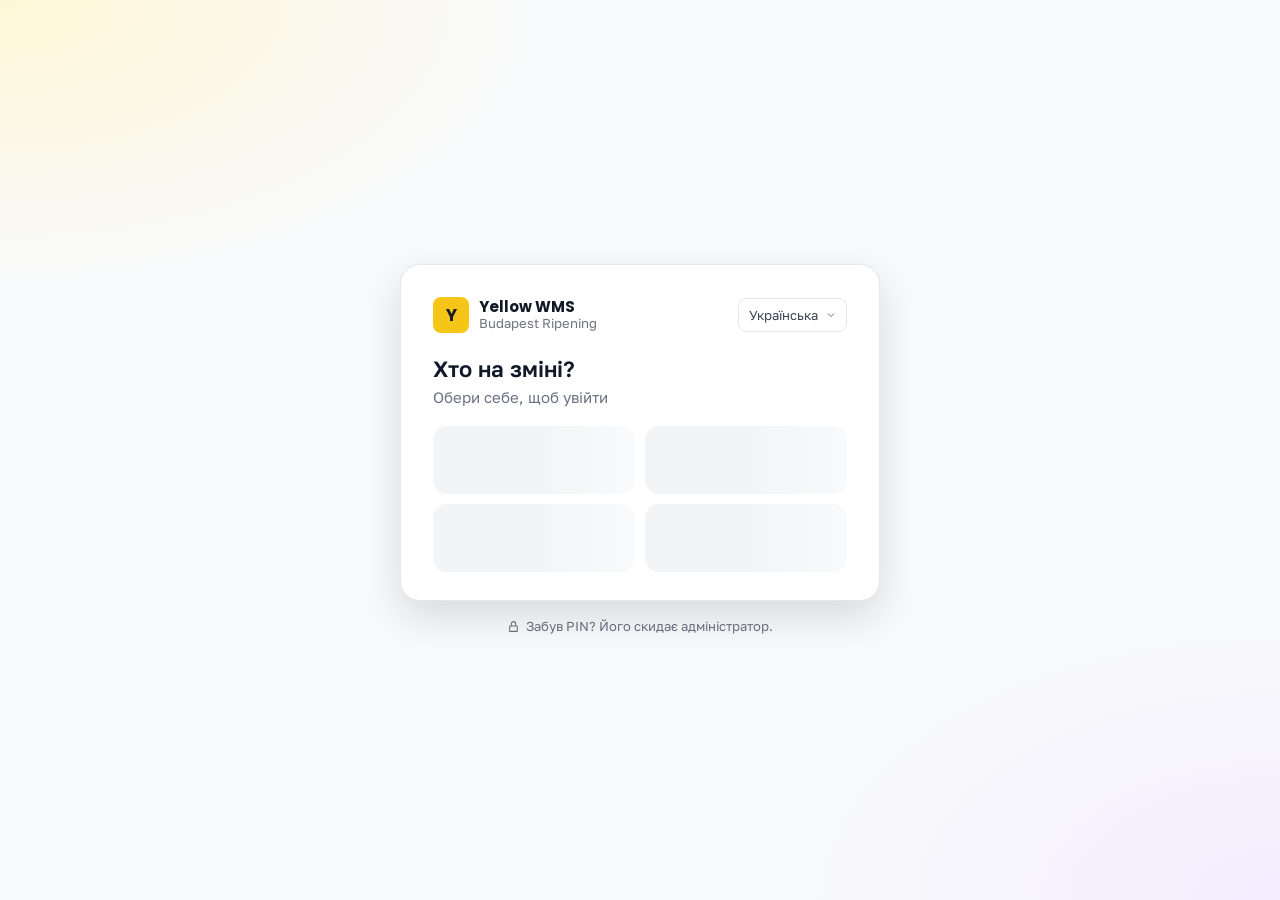
<file: index.html>
<!doctype html>
<html lang="en" class="is-auth-pending">
	<head>
		<meta charset="UTF-8">
		<meta name="viewport" content="width=device-width, initial-scale=1.0">
		<link rel="shortcut icon" href="./assets/img/favicon.ico">
		<meta name="description" content="Yellow WMS — today at the ripening facility">
		<title>Today · Yellow WMS</title>
		<script type="module" crossorigin="" src="./js/index.min.js?v=1792931513470"></script>
		<link rel="modulepreload" crossorigin="" href="./js/ui.min.js?v=1792931513470">
		<link rel="modulepreload" crossorigin="" href="./js/icon.min.js?v=1792931513470">
		<link rel="modulepreload" crossorigin="" href="./js/site.min.js?v=1792931513470">
		<link rel="modulepreload" crossorigin="" href="./js/app-shell.min.js?v=1792931513470">
		<link rel="modulepreload" crossorigin="" href="./js/toast.min.js?v=1792931513470">
		<link rel="modulepreload" crossorigin="" href="./js/format.min.js?v=1792931513470">
		<link rel="stylesheet" crossorigin="" href="./css/ui.min.css?v=1792931513470">
		<link rel="stylesheet" crossorigin="" href="./css/app-shell.min.css?v=1792931513470">
		<link rel="stylesheet" crossorigin="" href="./css/index.min.css?v=1792931513470">
	</head>
	<body>
		<!-- Desktop shell: sidebar · main · drawer (Yellow WMS) -->
		<div data-fls-ui="" data-fls-app-shell="" class="app-shell">
			<!-- app-bar · shown below 992px instead of the sidebar. Burger = template "menu" module (data-fls-menu) -->
			<header class="app-bar" data-fls-lp="">
				<button type="button" class="icon-menu app-bar__burger" data-fls-menu="" aria-label="Menu" aria-controls="app-sidebar">
					<span></span>
				</button>
				<a href="index.html" class="app-bar__brand" aria-label="Yellow WMS · Today">
					<span class="sidebar__logo">Y</span>
				</a>
				<span class="app-bar__title">Today</span>
			</header>
			<div class="sidebar-backdrop" data-fls-menu="" aria-hidden="true"></div>
			<aside data-fls-sidebar="" class="sidebar" id="app-sidebar">
				<div class="sidebar__top">
					<a href="index.html" class="sidebar__brand">
						<span class="sidebar__logo">Y</span>
						<span class="sidebar__name">Yellow WMS</span>
					</a>
					<button type="button" class="btn btn--icon sidebar__close" data-fls-menu="" aria-label="Close menu">
						<svg class="icon" aria-hidden="true">
							<use href="./assets/img/spritemap.svg#sprite-close"></use>
						</svg>
					</button>
				</div>
				<div class="sidebar__facility">
					<span class="sidebar__facility-name" data-site-name="">Budapest Ripening</span>
					<span class="sidebar__date" data-sidebar-date="">30 chambers</span>
				</div>
				<nav class="sidebar__nav" aria-label="Main">
					<a href="index.html" data-perm="dashboard.view" class="sidebar__item sidebar__item--active" aria-current="page" title="Today">
						<svg class="sidebar__icon icon" aria-hidden="true">
							<use href="./assets/img/spritemap.svg#sprite-home"></use>
						</svg>
						<span class="sidebar__label">Today</span>
					</a>
					<a href="chambers.html" data-perm="chambers.view" class="sidebar__item" aria-current="false" title="Chambers">
						<svg class="sidebar__icon icon" aria-hidden="true">
							<use href="./assets/img/spritemap.svg#sprite-grid"></use>
						</svg>
						<span class="sidebar__label">Chambers</span>
					</a>
					<a href="plan-week.html" data-perm="plans.upload" class="sidebar__item" aria-current="false" title="Plan Week">
						<svg class="sidebar__icon icon" aria-hidden="true">
							<use href="./assets/img/spritemap.svg#sprite-calendar"></use>
						</svg>
						<span class="sidebar__label">Plan Week</span>
					</a>
					<a href="ripening-plan.html" data-perm="ripening.generate" class="sidebar__item" aria-current="false" title="Ripening Plan">
						<svg class="sidebar__icon icon" aria-hidden="true">
							<use href="./assets/img/spritemap.svg#sprite-flame"></use>
						</svg>
						<span class="sidebar__label">Ripening Plan</span>
					</a>
					<a href="stock.html" data-perm="stock.fill stock.reconcile reports.download" class="sidebar__item" aria-current="false" title="Stock">
						<svg class="sidebar__icon icon" aria-hidden="true">
							<use href="./assets/img/spritemap.svg#sprite-box"></use>
						</svg>
						<span class="sidebar__label">Stock</span>
					</a>
					<a href="reports.html" data-perm="reports.download" class="sidebar__item" aria-current="false" title="Reports">
						<svg class="sidebar__icon icon" aria-hidden="true">
							<use href="./assets/img/spritemap.svg#sprite-chart"></use>
						</svg>
						<span class="sidebar__label">Reports</span>
					</a>
					<a href="scanner.html" data-perm="scanner.receive" class="sidebar__item" aria-current="false" title="Receiving">
						<svg class="sidebar__icon icon" aria-hidden="true">
							<use href="./assets/img/spritemap.svg#sprite-scan"></use>
						</svg>
						<span class="sidebar__label">Receiving</span>
					</a>
					<a href="outbound.html" data-perm="scanner.ship scanner.market" class="sidebar__item" aria-current="false" title="Outbound">
						<svg class="sidebar__icon icon" aria-hidden="true">
							<use href="./assets/img/spritemap.svg#sprite-inbox"></use>
						</svg>
						<span class="sidebar__label">Outbound</span>
					</a>
					<a href="rounds.html" data-perm="chambers.gasday" class="sidebar__item" aria-current="false" title="Rounds">
						<svg class="sidebar__icon icon" aria-hidden="true">
							<use href="./assets/img/spritemap.svg#sprite-clock"></use>
						</svg>
						<span class="sidebar__label">Rounds</span>
					</a>
					<a href="users.html" data-perm="users.manage settings.edit" class="sidebar__item" aria-current="false" title="Settings">
						<svg class="sidebar__icon icon" aria-hidden="true">
							<use href="./assets/img/spritemap.svg#sprite-sliders"></use>
						</svg>
						<span class="sidebar__label">Settings</span>
					</a>
				</nav>
				<!-- interface language (services/i18n.js fills the options) -->
				<select class="lang-select sidebar__lang" data-lang-select="" aria-label="Language"></select>
				<!-- signed-in user · filled by sidebar.js when the session is known -->
				<div class="sidebar__user" data-sidebar-user="">
					<span class="avatar sidebar__avatar" data-slot="avatar" aria-hidden="true"></span>
					<span class="sidebar__user-info">
						<span class="sidebar__user-name" data-slot="name"></span>
						<span class="sidebar__user-role" data-slot="role"></span>
					</span>
					<button type="button" class="btn btn--icon sidebar__logout" data-logout="" aria-label="Sign out" title="Sign out">
						<svg class="icon" aria-hidden="true">
							<use href="./assets/img/spritemap.svg#sprite-logout"></use>
						</svg>
					</button>
				</div>
				<!-- server version from /api/health (filled by sidebar.js) -->
				<span class="sidebar__version" data-sidebar-version="" hidden></span>
			</aside>
			<main class="app-shell__main page">
				<div data-fls-index="" class="index" data-page-perm="dashboard.view">
					<header class="page-head">
						<div class="page-head__titles">
							<h1 class="page-head__title">Today</h1>
							<p class="page-head__subtitle" data-today-subtitle="">Loading…</p>
						</div>
						<div class="page-head__actions">
							<a href="#" class="btn btn--secondary" data-perm="reports.download" data-total-link="">
								<svg class="icon" aria-hidden="true">
									<use href="./assets/img/spritemap.svg#sprite-download"></use>
								</svg>
								Download Total
							</a>
							<a href="ripening-plan.html" class="btn btn--secondary" data-perm="ripening.generate">
								<svg class="icon" aria-hidden="true">
									<use href="./assets/img/spritemap.svg#sprite-flame"></use>
								</svg>
								Generate Ripening Plan
							</a>
							<button type="button" class="btn btn--primary index__cta" data-perm="stock.fill" data-fill-day="">
								<svg class="icon" aria-hidden="true">
									<use href="./assets/img/spritemap.svg#sprite-box"></use>
								</svg>
								Fill stock day
							</button>
						</div>
					</header>
					<!-- KPI tiles, alerts and chamber bars are rendered by index.js from GET /api/ui/today -->
					<section class="index__kpis" aria-label="Today in numbers" data-fls-kpi-tile="" data-today-kpis="">
						<span class="kpi-tile kpi-tile--skeleton"></span>
						<span class="kpi-tile kpi-tile--skeleton"></span>
						<span class="kpi-tile kpi-tile--skeleton"></span>
						<span class="kpi-tile kpi-tile--skeleton"></span>
						<span class="kpi-tile kpi-tile--skeleton"></span>
						<span class="kpi-tile kpi-tile--skeleton"></span>
					</section>
					<div class="index__grid">
						<section class="panel" aria-labelledby="attention-title">
							<header class="panel__head">
								<h2 class="panel__title" id="attention-title">Needs attention</h2>
								<span class="panel__meta" data-alerts-count=""></span>
							</header>
							<ul data-fls-alert-list="" class="alert-list" data-today-alerts=""></ul>
							<p class="panel__foot">Alerts clear themselves when the underlying data is fixed.</p>
						</section>
						<section class="panel" aria-labelledby="chambers-title">
							<header class="panel__head">
								<h2 class="panel__title" id="chambers-title">Chambers</h2>
								<a href="chambers.html" class="panel__link">Open map →</a>
							</header>
							<div class="panel__body index__map">
								<!-- chamber-bars · compact fill overview of all chambers (dashboard). Rendered by the page (pages/index/_render.js). -->
								<div data-fls-chamber-bars="" class="chamber-bars" data-chamber-bars=""></div>
								<ul class="chamber-legend">
									<li class="chamber-legend__item chamber-legend__item--regular">Banana</li>
									<li class="chamber-legend__item chamber-legend__item--bio">BIO</li>
									<li class="chamber-legend__item chamber-legend__item--citro">CITRO</li>
									<li class="chamber-legend__item chamber-legend__item--empty">Empty</li>
								</ul>
							</div>
						</section>
					</div>
				</div>
			</main>
		</div>
	</body>
</html>
</file>
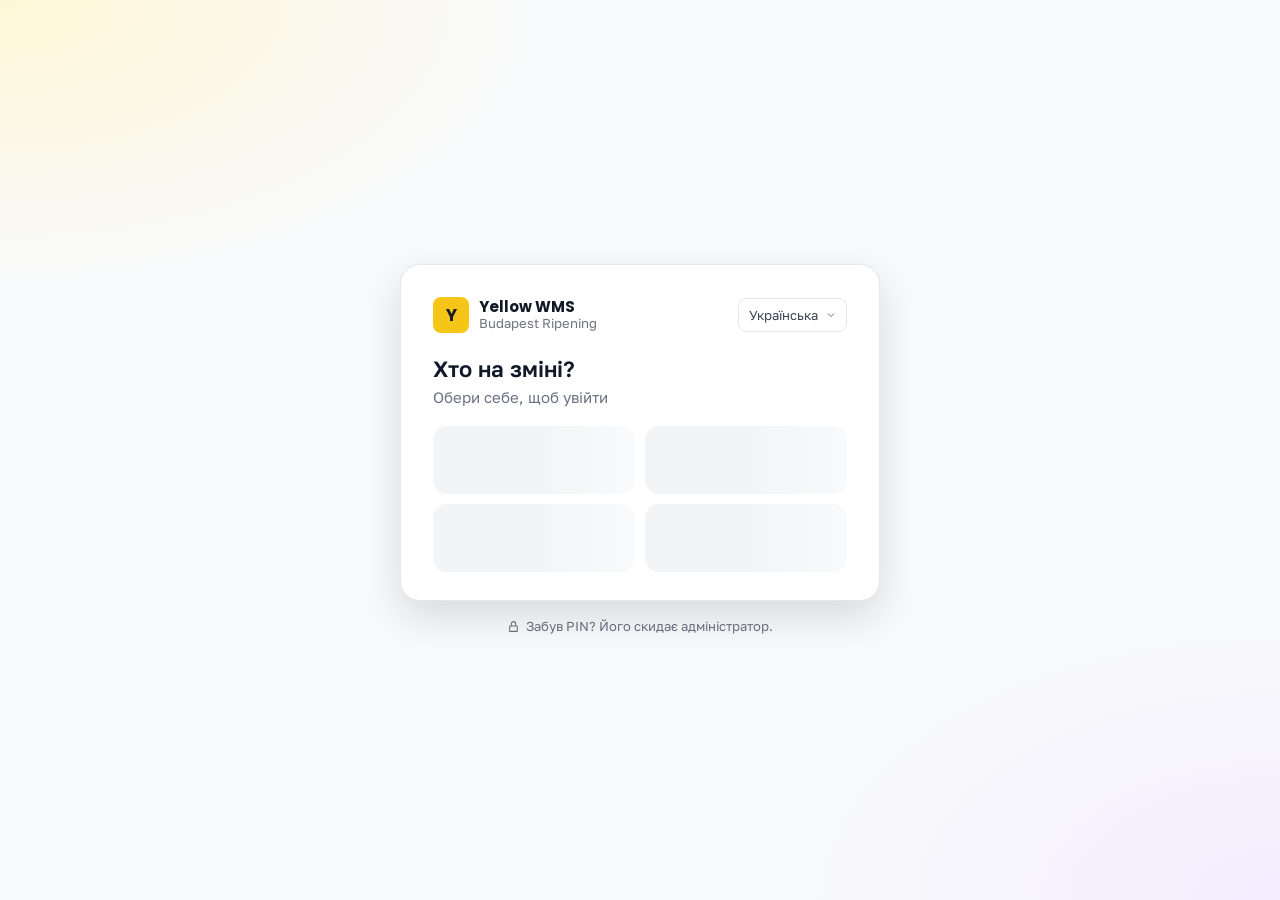
<file: chambers.html>
<!doctype html>
<html lang="en" class="is-auth-pending">
	<head>
		<meta charset="UTF-8">
		<meta name="viewport" content="width=device-width, initial-scale=1.0">
		<link rel="shortcut icon" href="./assets/img/favicon.ico">
		<meta name="description" content="Chamber map, placements and gas days">
		<title>Chambers · Yellow WMS</title>
		<script type="module" crossorigin="" src="./js/chambers.min.js?v=1792931513473"></script>
		<link rel="modulepreload" crossorigin="" href="./js/ui.min.js?v=1792931513473">
		<link rel="modulepreload" crossorigin="" href="./js/_drawer.min.js?v=1792931513473">
		<link rel="modulepreload" crossorigin="" href="./js/site.min.js?v=1792931513473">
		<link rel="modulepreload" crossorigin="" href="./js/app-shell.min.js?v=1792931513473">
		<link rel="modulepreload" crossorigin="" href="./js/icon.min.js?v=1792931513473">
		<link rel="modulepreload" crossorigin="" href="./js/toast.min.js?v=1792931513473">
		<link rel="modulepreload" crossorigin="" href="./js/format.min.js?v=1792931513473">
		<link rel="modulepreload" crossorigin="" href="./js/_damage.min.js?v=1792931513473">
		<link rel="stylesheet" crossorigin="" href="./css/ui.min.css?v=1792931513473">
		<link rel="stylesheet" crossorigin="" href="./css/_drawer.min.css?v=1792931513473">
		<link rel="stylesheet" crossorigin="" href="./css/app-shell.min.css?v=1792931513473">
		<link rel="stylesheet" crossorigin="" href="./css/_damage.min.css?v=1792931513473">
		<link rel="stylesheet" crossorigin="" href="./css/chambers.min.css?v=1792931513473">
		<link rel="stylesheet" crossorigin="" href="./css/data-table.min.css?v=1792931513473">
	</head>
	<body>
		<!-- Desktop shell: sidebar · main · drawer (Yellow WMS) -->
		<div data-fls-ui="" data-fls-app-shell="" class="app-shell">
			<!-- app-bar · shown below 992px instead of the sidebar. Burger = template "menu" module (data-fls-menu) -->
			<header class="app-bar" data-fls-lp="">
				<button type="button" class="icon-menu app-bar__burger" data-fls-menu="" aria-label="Menu" aria-controls="app-sidebar">
					<span></span>
				</button>
				<a href="index.html" class="app-bar__brand" aria-label="Yellow WMS · Today">
					<span class="sidebar__logo">Y</span>
				</a>
				<span class="app-bar__title">Chambers</span>
			</header>
			<div class="sidebar-backdrop" data-fls-menu="" aria-hidden="true"></div>
			<aside data-fls-sidebar="" class="sidebar" id="app-sidebar">
				<div class="sidebar__top">
					<a href="index.html" class="sidebar__brand">
						<span class="sidebar__logo">Y</span>
						<span class="sidebar__name">Yellow WMS</span>
					</a>
					<button type="button" class="btn btn--icon sidebar__close" data-fls-menu="" aria-label="Close menu">
						<svg class="icon" aria-hidden="true">
							<use href="./assets/img/spritemap.svg#sprite-close"></use>
						</svg>
					</button>
				</div>
				<div class="sidebar__facility">
					<span class="sidebar__facility-name" data-site-name="">Budapest Ripening</span>
					<span class="sidebar__date" data-sidebar-date="">30 chambers</span>
				</div>
				<nav class="sidebar__nav" aria-label="Main">
					<a href="index.html" data-perm="dashboard.view" class="sidebar__item" aria-current="false" title="Today">
						<svg class="sidebar__icon icon" aria-hidden="true">
							<use href="./assets/img/spritemap.svg#sprite-home"></use>
						</svg>
						<span class="sidebar__label">Today</span>
					</a>
					<a href="chambers.html" data-perm="chambers.view" class="sidebar__item sidebar__item--active" aria-current="page" title="Chambers">
						<svg class="sidebar__icon icon" aria-hidden="true">
							<use href="./assets/img/spritemap.svg#sprite-grid"></use>
						</svg>
						<span class="sidebar__label">Chambers</span>
					</a>
					<a href="plan-week.html" data-perm="plans.upload" class="sidebar__item" aria-current="false" title="Plan Week">
						<svg class="sidebar__icon icon" aria-hidden="true">
							<use href="./assets/img/spritemap.svg#sprite-calendar"></use>
						</svg>
						<span class="sidebar__label">Plan Week</span>
					</a>
					<a href="ripening-plan.html" data-perm="ripening.generate" class="sidebar__item" aria-current="false" title="Ripening Plan">
						<svg class="sidebar__icon icon" aria-hidden="true">
							<use href="./assets/img/spritemap.svg#sprite-flame"></use>
						</svg>
						<span class="sidebar__label">Ripening Plan</span>
					</a>
					<a href="stock.html" data-perm="stock.fill stock.reconcile reports.download" class="sidebar__item" aria-current="false" title="Stock">
						<svg class="sidebar__icon icon" aria-hidden="true">
							<use href="./assets/img/spritemap.svg#sprite-box"></use>
						</svg>
						<span class="sidebar__label">Stock</span>
					</a>
					<a href="reports.html" data-perm="reports.download" class="sidebar__item" aria-current="false" title="Reports">
						<svg class="sidebar__icon icon" aria-hidden="true">
							<use href="./assets/img/spritemap.svg#sprite-chart"></use>
						</svg>
						<span class="sidebar__label">Reports</span>
					</a>
					<a href="scanner.html" data-perm="scanner.receive" class="sidebar__item" aria-current="false" title="Receiving">
						<svg class="sidebar__icon icon" aria-hidden="true">
							<use href="./assets/img/spritemap.svg#sprite-scan"></use>
						</svg>
						<span class="sidebar__label">Receiving</span>
					</a>
					<a href="outbound.html" data-perm="scanner.ship scanner.market" class="sidebar__item" aria-current="false" title="Outbound">
						<svg class="sidebar__icon icon" aria-hidden="true">
							<use href="./assets/img/spritemap.svg#sprite-inbox"></use>
						</svg>
						<span class="sidebar__label">Outbound</span>
					</a>
					<a href="rounds.html" data-perm="chambers.gasday" class="sidebar__item" aria-current="false" title="Rounds">
						<svg class="sidebar__icon icon" aria-hidden="true">
							<use href="./assets/img/spritemap.svg#sprite-clock"></use>
						</svg>
						<span class="sidebar__label">Rounds</span>
					</a>
					<a href="users.html" data-perm="users.manage settings.edit" class="sidebar__item" aria-current="false" title="Settings">
						<svg class="sidebar__icon icon" aria-hidden="true">
							<use href="./assets/img/spritemap.svg#sprite-sliders"></use>
						</svg>
						<span class="sidebar__label">Settings</span>
					</a>
				</nav>
				<!-- interface language (services/i18n.js fills the options) -->
				<select class="lang-select sidebar__lang" data-lang-select="" aria-label="Language"></select>
				<!-- signed-in user · filled by sidebar.js when the session is known -->
				<div class="sidebar__user" data-sidebar-user="">
					<span class="avatar sidebar__avatar" data-slot="avatar" aria-hidden="true"></span>
					<span class="sidebar__user-info">
						<span class="sidebar__user-name" data-slot="name"></span>
						<span class="sidebar__user-role" data-slot="role"></span>
					</span>
					<button type="button" class="btn btn--icon sidebar__logout" data-logout="" aria-label="Sign out" title="Sign out">
						<svg class="icon" aria-hidden="true">
							<use href="./assets/img/spritemap.svg#sprite-logout"></use>
						</svg>
					</button>
				</div>
				<!-- server version from /api/health (filled by sidebar.js) -->
				<span class="sidebar__version" data-sidebar-version="" hidden></span>
			</aside>
			<main class="app-shell__main page">
				<div data-fls-chambers="" class="chambers" data-page-perm="chambers.view">
					<header class="page-head">
						<div class="page-head__titles">
							<h1 class="page-head__title">Chambers</h1>
							<!-- filled by chambers.js from the chambers data -->
							<p class="page-head__subtitle" data-chambers-summary="">Loading…</p>
						</div>
						<div class="segmented" role="radiogroup" aria-label="Filter chambers" data-segmented="chamber-filter">
							<button type="button" class="segmented__option segmented__option--active" role="radio" aria-checked="true" tabindex="0" data-value="all">
								All
								<span class="segmented__count" data-count="all"></span>
							</button>
							<button type="button" class="segmented__option" role="radio" aria-checked="false" tabindex="-1" data-value="regular">
								Regular
								<span class="segmented__count" data-count="regular"></span>
							</button>
							<button type="button" class="segmented__option" role="radio" aria-checked="false" tabindex="-1" data-value="bio">
								BIO
								<span class="segmented__count" data-count="bio"></span>
							</button>
							<button type="button" class="segmented__option" role="radio" aria-checked="false" tabindex="-1" data-value="empty">
								Empty
								<span class="segmented__count" data-count="empty"></span>
							</button>
							<button type="button" class="segmented__option" role="radio" aria-checked="false" tabindex="-1" data-value="no-gas-day">
								No gas day
								<span class="segmented__count" data-count="no-gas-day"></span>
							</button>
						</div>
					</header>
					<!--
chamber-map · the building: left column 1–14 + 29 · central aisle · right column 15–28 + 30.
Tiles are rendered by chamber-map.js from the API (GET /api/ui/chambers; demo: chambers.json).
Tiles open the chamber drawer. Filter = segmented[data-segmented="chamber-filter"].
-->
					<section data-fls-chamber-map="" class="chamber-map is-loading" aria-label="Chambers map" aria-busy="true">
						<div class="chamber-map__column chamber-map__column--left" data-column="left"></div>
						<span class="chamber-map__aisle" aria-hidden="true">central aisle</span>
						<div class="chamber-map__column chamber-map__column--right" data-column="right"></div>
						<p class="chamber-map__message" data-map-message="" hidden></p>
					</section>
					<!-- gas-days · ripener sets the gas (ripening) day per chamber; the ripening plan reads it from here -->
					<section data-fls-gas-days="" class="panel gas-days" aria-labelledby="gas-days-title">
						<header class="panel__head gas-days__head">
							<div class="gas-days__titles">
								<h2 class="panel__title" id="gas-days-title">Gas days</h2>
								<p class="panel__meta">
									The ripening plan reads the day from here. Chambers without a day are planned by container delivery date.
								</p>
							</div>
							<span class="panel__meta gas-days__status" data-gas-status="" aria-live="polite">All changes saved</span>
						</header>
						<div class="gas-days__scroll">
							<table class="data-table gas-days__table">
								<thead class="data-table__head">
									<tr>
										<th scope="col">Ch.</th>
										<th scope="col">Product</th>
										<th scope="col" class="data-table__cell--num">Boxes</th>
										<th scope="col">Containers</th>
										<th scope="col">Gas day</th>
										<th scope="col">Client tag</th>
										<th scope="col">
											<span class="visually-hidden">Save</span>
										</th>
									</tr>
								</thead>
								<tbody data-gas-body="">
									<!-- rows rendered by gas-days.js from the chambers data -->
									<tr>
										<td colspan="7" class="gas-days__empty">Loading…</td>
									</tr>
								</tbody>
							</table>
						</div>
					</section>
				</div>
			</main>
			<!-- Chamber drawer · filled by chamber-map.js from the chambers data (GET /api/ui/chambers) -->
			<aside class="drawer chamber-drawer" data-chamber-drawer="" hidden aria-labelledby="drawer-title">
				<header class="drawer__header">
					<h2 class="drawer__title" id="drawer-title">
						<span data-slot="title">Chamber</span>
						<span class="chip" data-slot="chip"></span>
					</h2>
					<button type="button" class="btn btn--icon drawer__close" data-drawer-close="" aria-label="Close">
						<svg class="icon" aria-hidden="true">
							<use href="./assets/img/spritemap.svg#sprite-close"></use>
						</svg>
					</button>
				</header>
				<!-- CITRO 30 -->
				<section class="drawer__section chamber-drawer__citro-view">
					<p class="chamber-drawer__meta">Non-conforming goods held in CITRO.</p>
					<div class="chamber-drawer__citro">
						<div class="chamber-drawer__citro-cell">
							<span>R+T</span>
							<b data-slot="rt">0</b>
						</div>
						<div class="chamber-drawer__citro-cell">
							<span>GS</span>
							<b data-slot="gs">0</b>
						</div>
						<div class="chamber-drawer__citro-cell">
							<span>DEC</span>
							<b data-slot="dec">0</b>
						</div>
					</div>
				</section>
				<!-- Regular / BIO / empty -->
				<div class="chamber-drawer__stock-view">
					<section class="drawer__section">
						<p class="chamber-drawer__total">
							<b data-slot="boxes">0</b>
							<span data-slot="capacity">/ 2 268 boxes</span>
						</p>
						<span class="progress progress--lg progress--banana" data-slot="bar" role="presentation">
							<span class="progress__fill"></span>
						</span>
						<p class="chamber-drawer__meta" data-slot="meta"></p>
					</section>
					<section class="drawer__section" data-slot="round">
						<h3 class="drawer__section-title">
							Last round
							<span class="chamber-drawer__when" data-slot="round-when">
								<span data-slot="round-date"></span>
								·
								<span data-slot="round-kind"></span>
							</span>
						</h3>
						<p class="chamber-drawer__meta" data-slot="round-none">No round yet</p>
						<div class="chamber-drawer__citro" data-slot="round-cells">
							<div class="chamber-drawer__citro-cell">
								<span>LS</span>
								<b data-slot="round-ls">—</b>
							</div>
							<div class="chamber-drawer__citro-cell">
								<span>RS</span>
								<b data-slot="round-rs">—</b>
							</div>
							<div class="chamber-drawer__citro-cell">
								<span>°C</span>
								<b data-slot="round-temp">—</b>
							</div>
						</div>
						<a class="btn btn--secondary btn--block" href="rounds.html" data-slot="round-link">Open rounds</a>
					</section>
					<form class="drawer__section" data-gas-form="">
						<h3 class="drawer__section-title">Gas day for whole chamber</h3>
						<div class="banner banner--compact" data-slot="no-day" hidden>
							<div class="banner__body">No gas day set. This chamber will be planned by container delivery date.</div>
						</div>
						<div class="chamber-drawer__fields">
							<label class="field">
								<span class="field__label">Date</span>
								<input type="date" class="field__input" data-slot="gas" name="gas">
							</label>
							<label class="field" data-slot="tag-field">
								<span class="field__label">Client tag (BIO)</span>
								<input type="text" class="field__input" data-slot="tag" name="tag" placeholder="e.g. LABAS BIO" autocomplete="off">
							</label>
						</div>
						<button type="submit" class="btn btn--primary btn--block">Set gas day</button>
					</form>
					<section class="drawer__section">
						<h3 class="drawer__section-title">
							Placements
							<span data-slot="placement-count"></span>
						</h3>
						<div data-slot="placements"></div>
						<template id="placement-row">
							<div class="chamber-drawer__placement">
								<span class="chamber-drawer__code">
									<span data-slot="code"></span>
									<small data-slot="tag"></small>
								</span>
								<button type="button" class="btn btn--icon chamber-drawer__info" data-damage="" aria-label="Damage of this container" title="Damage of this container">
									<svg class="icon" aria-hidden="true">
										<use href="./assets/img/spritemap.svg#sprite-alert-circle"></use>
									</svg>
								</button>
								<span class="chamber-drawer__side" data-slot="side"></span>
								<span class="chamber-drawer__boxes" data-slot="boxes"></span>
							</div>
						</template>
					</section>
					<div class="drawer__actions">
						<button type="button" class="btn btn--secondary">
							<svg class="icon" aria-hidden="true">
								<use href="./assets/img/spritemap.svg#sprite-arrow-right"></use>
							</svg>
							Move boxes
						</button>
						<button type="button" class="btn btn--danger">
							<svg class="icon" aria-hidden="true">
								<use href="./assets/img/spritemap.svg#sprite-trash"></use>
							</svg>
							Write off
						</button>
					</div>
				</div>
			</aside>
		</div>
	</body>
</html>
</file>
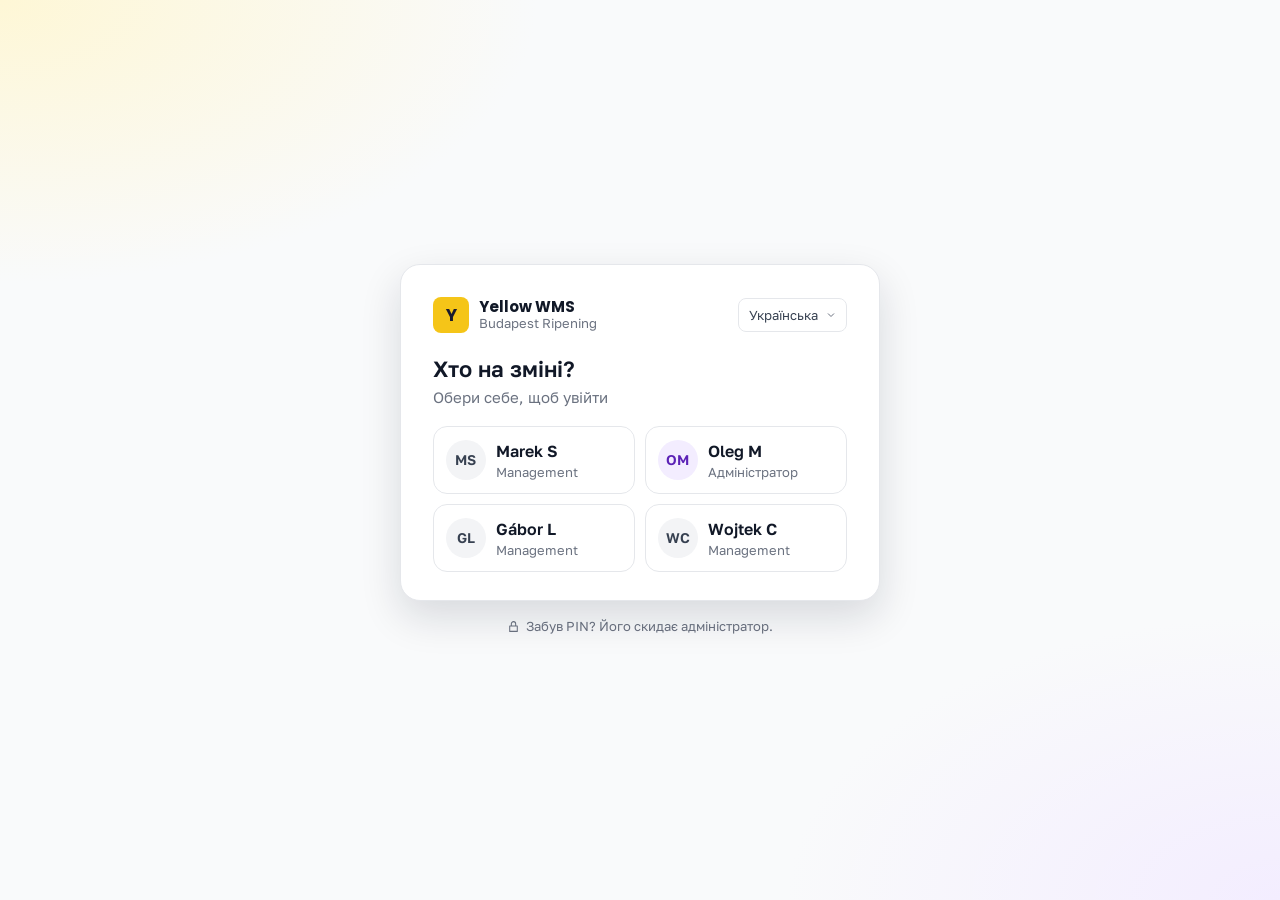
<file: file.html>
<!doctype html>
<html lang="en" class="is-auth-pending">
	<head>
		<meta charset="UTF-8">
		<meta name="viewport" content="width=device-width, initial-scale=1.0">
		<link rel="shortcut icon" href="./assets/img/favicon.ico">
		<meta name="description" content="Generated Excel file in the app">
		<title>File · Yellow WMS</title>
		<script type="module" crossorigin="" src="./js/ui.min.js?v=1792931513471"></script>
		<script type="module" crossorigin="" src="./js/site.min.js?v=1792931513471"></script>
		<script type="module" crossorigin="" src="./js/app-shell.min.js?v=1792931513471"></script>
		<script type="module" crossorigin="" src="./js/icon.min.js?v=1792931513471"></script>
		<script type="module" crossorigin="" src="./js/toast.min.js?v=1792931513471"></script>
		<script type="module" crossorigin="" src="./js/file2.min.js?v=1792931513471"></script>
		<link rel="stylesheet" crossorigin="" href="./css/ui.min.css?v=1792931513471">
		<link rel="stylesheet" crossorigin="" href="./css/app-shell.min.css?v=1792931513471">
		<link rel="stylesheet" crossorigin="" href="./css/file.min.css?v=1792931513471">
	</head>
	<body>
		<!-- Desktop shell: sidebar · main · drawer (Yellow WMS) -->
		<div data-fls-ui="" data-fls-app-shell="" class="app-shell">
			<!-- app-bar · shown below 992px instead of the sidebar. Burger = template "menu" module (data-fls-menu) -->
			<header class="app-bar" data-fls-lp="">
				<button type="button" class="icon-menu app-bar__burger" data-fls-menu="" aria-label="Menu" aria-controls="app-sidebar">
					<span></span>
				</button>
				<a href="index.html" class="app-bar__brand" aria-label="Yellow WMS · Today">
					<span class="sidebar__logo">Y</span>
				</a>
				<span class="app-bar__title">Reports</span>
			</header>
			<div class="sidebar-backdrop" data-fls-menu="" aria-hidden="true"></div>
			<aside data-fls-sidebar="" class="sidebar" id="app-sidebar">
				<div class="sidebar__top">
					<a href="index.html" class="sidebar__brand">
						<span class="sidebar__logo">Y</span>
						<span class="sidebar__name">Yellow WMS</span>
					</a>
					<button type="button" class="btn btn--icon sidebar__close" data-fls-menu="" aria-label="Close menu">
						<svg class="icon" aria-hidden="true">
							<use href="./assets/img/spritemap.svg#sprite-close"></use>
						</svg>
					</button>
				</div>
				<div class="sidebar__facility">
					<span class="sidebar__facility-name" data-site-name="">Budapest Ripening</span>
					<span class="sidebar__date" data-sidebar-date="">30 chambers</span>
				</div>
				<nav class="sidebar__nav" aria-label="Main">
					<a href="index.html" data-perm="dashboard.view" class="sidebar__item" aria-current="false" title="Today">
						<svg class="sidebar__icon icon" aria-hidden="true">
							<use href="./assets/img/spritemap.svg#sprite-home"></use>
						</svg>
						<span class="sidebar__label">Today</span>
					</a>
					<a href="chambers.html" data-perm="chambers.view" class="sidebar__item" aria-current="false" title="Chambers">
						<svg class="sidebar__icon icon" aria-hidden="true">
							<use href="./assets/img/spritemap.svg#sprite-grid"></use>
						</svg>
						<span class="sidebar__label">Chambers</span>
					</a>
					<a href="plan-week.html" data-perm="plans.upload" class="sidebar__item" aria-current="false" title="Plan Week">
						<svg class="sidebar__icon icon" aria-hidden="true">
							<use href="./assets/img/spritemap.svg#sprite-calendar"></use>
						</svg>
						<span class="sidebar__label">Plan Week</span>
					</a>
					<a href="ripening-plan.html" data-perm="ripening.generate" class="sidebar__item" aria-current="false" title="Ripening Plan">
						<svg class="sidebar__icon icon" aria-hidden="true">
							<use href="./assets/img/spritemap.svg#sprite-flame"></use>
						</svg>
						<span class="sidebar__label">Ripening Plan</span>
					</a>
					<a href="stock.html" data-perm="stock.fill stock.reconcile reports.download" class="sidebar__item" aria-current="false" title="Stock">
						<svg class="sidebar__icon icon" aria-hidden="true">
							<use href="./assets/img/spritemap.svg#sprite-box"></use>
						</svg>
						<span class="sidebar__label">Stock</span>
					</a>
					<a href="reports.html" data-perm="reports.download" class="sidebar__item sidebar__item--active" aria-current="page" title="Reports">
						<svg class="sidebar__icon icon" aria-hidden="true">
							<use href="./assets/img/spritemap.svg#sprite-chart"></use>
						</svg>
						<span class="sidebar__label">Reports</span>
					</a>
					<a href="scanner.html" data-perm="scanner.receive" class="sidebar__item" aria-current="false" title="Receiving">
						<svg class="sidebar__icon icon" aria-hidden="true">
							<use href="./assets/img/spritemap.svg#sprite-scan"></use>
						</svg>
						<span class="sidebar__label">Receiving</span>
					</a>
					<a href="outbound.html" data-perm="scanner.ship scanner.market" class="sidebar__item" aria-current="false" title="Outbound">
						<svg class="sidebar__icon icon" aria-hidden="true">
							<use href="./assets/img/spritemap.svg#sprite-inbox"></use>
						</svg>
						<span class="sidebar__label">Outbound</span>
					</a>
					<a href="rounds.html" data-perm="chambers.gasday" class="sidebar__item" aria-current="false" title="Rounds">
						<svg class="sidebar__icon icon" aria-hidden="true">
							<use href="./assets/img/spritemap.svg#sprite-clock"></use>
						</svg>
						<span class="sidebar__label">Rounds</span>
					</a>
					<a href="users.html" data-perm="users.manage settings.edit" class="sidebar__item" aria-current="false" title="Settings">
						<svg class="sidebar__icon icon" aria-hidden="true">
							<use href="./assets/img/spritemap.svg#sprite-sliders"></use>
						</svg>
						<span class="sidebar__label">Settings</span>
					</a>
				</nav>
				<!-- interface language (services/i18n.js fills the options) -->
				<select class="lang-select sidebar__lang" data-lang-select="" aria-label="Language"></select>
				<!-- signed-in user · filled by sidebar.js when the session is known -->
				<div class="sidebar__user" data-sidebar-user="">
					<span class="avatar sidebar__avatar" data-slot="avatar" aria-hidden="true"></span>
					<span class="sidebar__user-info">
						<span class="sidebar__user-name" data-slot="name"></span>
						<span class="sidebar__user-role" data-slot="role"></span>
					</span>
					<button type="button" class="btn btn--icon sidebar__logout" data-logout="" aria-label="Sign out" title="Sign out">
						<svg class="icon" aria-hidden="true">
							<use href="./assets/img/spritemap.svg#sprite-logout"></use>
						</svg>
					</button>
				</div>
				<!-- server version from /api/health (filled by sidebar.js) -->
				<span class="sidebar__version" data-sidebar-version="" hidden></span>
			</aside>
			<main class="app-shell__main page">
				<!-- File viewer · a generated Excel file drawn in the app + manual fields. Logic: file.js (?path=…) -->
				<div data-fls-file="" class="file-view" data-page-perm="reports.download plans.upload ripening.generate">
					<header class="page-head">
						<div class="page-head__titles">
							<a href="reports.html" class="file-view__back" data-back="">
								<svg class="icon" aria-hidden="true">
									<use href="./assets/img/spritemap.svg#sprite-chevron-left"></use>
								</svg>
								Reports
							</a>
							<h1 class="page-head__title file-view__title" data-title="">Loading file…</h1>
							<p class="page-head__subtitle" data-meta=""></p>
						</div>
						<div class="page-head__actions">
							<!-- printers of the server PC: shown only when there is more than one -->
							<select class="lang-select file-view__printer" data-printer="" aria-label="Printer" hidden></select>
							<button type="button" class="btn btn--secondary" data-print="" disabled>
								<svg class="icon" aria-hidden="true">
									<use href="./assets/img/spritemap.svg#sprite-file-check"></use>
								</svg>
								Print
							</button>
							<a href="#" class="btn btn--primary" data-download="" aria-disabled="true">
								<svg class="icon" aria-hidden="true">
									<use href="./assets/img/spritemap.svg#sprite-download"></use>
								</svg>
								Download .xlsx
							</a>
						</div>
					</header>
					<div class="file-view__toolbar" data-toolbar="" hidden>
						<div class="segmented" role="tablist" aria-label="Sheets" data-segmented="sheet" data-sheets="" data-no-i18n=""></div>
						<div class="file-view__search">
							<input type="search" class="field__input" placeholder="Find in sheet" aria-label="Find in sheet" data-search="">
							<span class="file-view__hits" data-hits="" aria-live="polite"></span>
							<button type="button" class="btn btn--icon" data-hit-prev="" aria-label="Previous match" disabled>
								<svg class="icon" aria-hidden="true">
									<use href="./assets/img/spritemap.svg#sprite-chevron-left"></use>
								</svg>
							</button>
							<button type="button" class="btn btn--icon file-view__next" data-hit-next="" aria-label="Next match" disabled>
								<svg class="icon" aria-hidden="true">
									<use href="./assets/img/spritemap.svg#sprite-chevron-left"></use>
								</svg>
							</button>
						</div>
						<div class="segmented" role="radiogroup" aria-label="Zoom" data-segmented="zoom">
							<button type="button" class="segmented__option segmented__option--active" role="radio" aria-checked="true" data-value="fit">Fit</button>
							<button type="button" class="segmented__option" role="radio" aria-checked="false" data-value="1">100%</button>
						</div>
						<button type="button" class="btn btn--secondary file-view__fields-btn" data-fields-toggle="" aria-expanded="false">
							<svg class="icon" aria-hidden="true">
								<use href="./assets/img/spritemap.svg#sprite-sliders"></use>
							</svg>
							Manual fields
							<span class="badge badge--count" data-fields-count="">0</span>
						</button>
					</div>
					<div class="file-view__body">
						<div class="file-view__stage" data-stage="">
							<div class="file-view__paper" data-paper="" data-no-i18n=""></div>
							<div class="empty-state file-view__empty" data-error="" hidden>
								<p class="empty-state__title" data-error-title="">File not found</p>
								<p class="empty-state__text" data-error-text=""></p>
								<a href="reports.html" class="btn btn--secondary">Back to Reports</a>
							</div>
						</div>
						<!-- manual fields: what people fill by hand; survives regeneration -->
						<aside class="file-view__fields" data-fields="" hidden aria-labelledby="fields-title">
							<header class="file-view__fields-head">
								<h2 class="panel__title" id="fields-title">Manual fields</h2>
								<button type="button" class="btn btn--icon" data-fields-toggle="" aria-label="Close">
									<svg class="icon" aria-hidden="true">
										<use href="./assets/img/spritemap.svg#sprite-close"></use>
									</svg>
								</button>
							</header>
							<p class="file-view__fields-note">
								Numbers come from the system. Fix them in the data and the file is rebuilt. These fields are filled by hand and are put back every time the file is rebuilt.
							</p>
							<ul class="file-view__field-list" data-field-list=""></ul>
						</aside>
					</div>
					<!-- inline editor for one field -->
					<form class="cell-editor" data-editor="" hidden>
						<label class="field">
							<span class="field__label" data-editor-label=""></span>
							<span data-editor-input=""></span>
							<span class="field__hint" data-editor-hint=""></span>
						</label>
						<div class="cell-editor__actions">
							<button type="submit" class="btn btn--primary">Save</button>
							<button type="button" class="btn btn--secondary" data-editor-cancel="">Cancel</button>
							<button type="button" class="btn btn--ghost cell-editor__reset" data-editor-reset="">Back to generated</button>
						</div>
					</form>
				</div>
			</main>
		</div>
	</body>
</html>
</file>
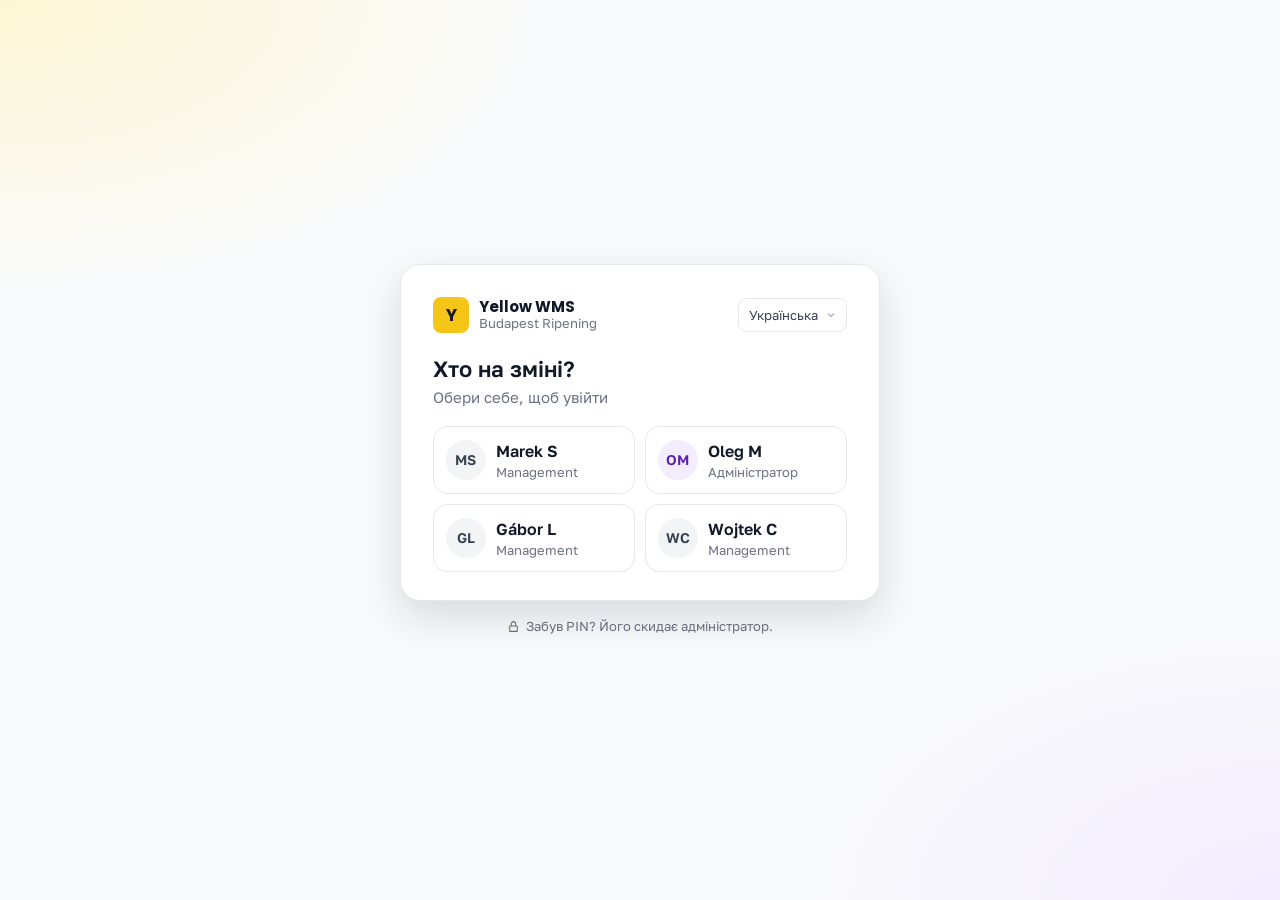
<file: login.html>
<!doctype html>
<html lang="uk">
	<head>
		<meta charset="UTF-8">
		<meta name="viewport" content="width=device-width, initial-scale=1.0">
		<link rel="shortcut icon" href="./assets/img/favicon.ico">
		<meta name="description" content="Вхід у Yellow WMS">
		<title>Вхід · Yellow WMS</title>
		<script type="module" crossorigin="" src="./js/login.min.js?v=1792931513471"></script>
		<link rel="modulepreload" crossorigin="" href="./js/ui.min.js?v=1792931513471">
		<link rel="modulepreload" crossorigin="" href="./js/site.min.js?v=1792931513471">
		<link rel="stylesheet" crossorigin="" href="./css/ui.min.css?v=1792931513471">
		<link rel="stylesheet" crossorigin="" href="./css/login.min.css?v=1792931513471">
		<link rel="stylesheet" crossorigin="" href="./css/camera-overlay.min.css?v=1792931513471">
	</head>
	<body class="auth">
		<!-- Auth shell: one centred card, works the same on a phone and on a desktop -->
		<main data-fls-ui="" class="auth__main">
			<!--
Login: pick yourself → PIN on a big keypad → verify ring → access granted.
States live on [data-state]: pick · pin · verify · success · locked. Logic: login.js
-->
			<div data-fls-login="" class="login" data-state="pick">
				<section class="login__card" aria-labelledby="login-title">
					<header class="login__brand">
						<span class="login__logo" aria-hidden="true">Y</span>
						<span class="login__brand-text">
							<b>Yellow WMS</b>
							<span data-site-name="">Budapest Ripening</span>
						</span>
						<select class="lang-select login__lang" data-lang-select="" aria-label="Language"></select>
					</header>
					<!-- Step 0 · only in the Android app: which server (pages live on the phone, data on the server) -->
					<form class="login__step login__server" data-step="server" data-server-form="" hidden novalidate>
						<h1 class="login__title">Підключення до сервера</h1>
						<p class="login__hint">
							Відскануй QR-код на комп’ютері із сервером — той самий, з якого завантажував аплікацію.
						</p>
						<button type="button" class="btn btn--primary btn--block" data-server-scan="">Сканувати QR-код</button>
						<p class="login__or">або введи адресу вручну</p>
						<label class="field">
							<span class="field__label">Адреса сервера</span>
							<input class="field__input" name="server" placeholder="http://192.168.1.10:3000" inputmode="url" autocapitalize="off" autocomplete="off" spellcheck="false" required>
						</label>
						<label class="field">
							<span class="field__label">Назва (необов’язково)</span>
							<input class="field__input" name="serverName" placeholder="Робота" autocomplete="off" maxlength="30">
						</label>
						<p class="login__message is-error" data-server-error="" hidden></p>
						<button type="submit" class="btn btn--ghost btn--block">Підключити</button>
						<button type="button" class="btn btn--ghost btn--block" data-server-cancel="" hidden>Скасувати</button>
					</form>
					<!-- Step 0b · outside the warehouse network on a device the server doesn't know yet -->
					<form class="login__step login__server" data-step="pair" data-pair-form="" hidden novalidate>
						<h1 class="login__title">Пристрій ще не підключений</h1>
						<p class="login__hint">
							Ти зараз поза мережею складу. Введи код підключення від адміністратора (Користувачі → Пристрої) або один раз увійди через Wi-Fi складу.
						</p>
						<label class="field">
							<span class="field__label">Код підключення</span>
							<input class="field__input login__code" name="code" placeholder="XXXX-XXXX" autocapitalize="characters" autocomplete="one-time-code" spellcheck="false" maxlength="9" required>
						</label>
						<label class="field">
							<span class="field__label">Назва пристрою (необов’язково)</span>
							<input class="field__input" name="name" placeholder="Телефон Петра" autocomplete="off" maxlength="60">
						</label>
						<p class="login__message is-error" data-pair-error="" hidden></p>
						<button type="submit" class="btn btn--primary btn--block">Підключити пристрій</button>
					</form>
					<!-- Step 1 · who is working -->
					<div class="login__step" data-step="pick">
						<h1 class="login__title" id="login-title">Хто на зміні?</h1>
						<p class="login__hint">Обери себе, щоб увійти</p>
						<ul class="login__users" data-users="" aria-busy="true">
							<!-- filled from GET /api/auth/users -->
							<li class="user-tile user-tile--skeleton" aria-hidden="true"></li>
							<li class="user-tile user-tile--skeleton" aria-hidden="true"></li>
							<li class="user-tile user-tile--skeleton" aria-hidden="true"></li>
							<li class="user-tile user-tile--skeleton" aria-hidden="true"></li>
						</ul>
						<p class="login__message is-error" data-users-error="" hidden></p>
						<a class="login__update" data-app-update="" hidden target="_blank" rel="noopener">Є нова версія аплікації — встановити</a>
						<div class="login__server-line" data-server-line="" hidden>
							<label class="login__server-pick">
								Сервер:
								<select class="login__server-select" data-server-select="" aria-label="Сервер"></select>
							</label>
							<button type="button" class="login__server-change" data-server-add="">додати</button>
							<button type="button" class="login__server-change" data-server-forget="">прибрати</button>
						</div>
						<template id="user-tile">
							<li>
								<button type="button" class="user-tile">
									<span class="avatar" aria-hidden="true"></span>
									<span class="user-tile__text">
										<span class="user-tile__name"></span>
										<span class="user-tile__role"></span>
									</span>
									<span class="user-tile__last">останній</span>
								</button>
							</li>
						</template>
					</div>
					<!-- Step 2 · PIN -->
					<div class="login__step" data-step="pin" hidden>
						<div class="login__who">
							<button type="button" class="login__back" data-back="" aria-label="Обрати іншого користувача">
								<svg class="icon" aria-hidden="true">
									<use href="./assets/img/spritemap.svg#sprite-chevron-left"></use>
								</svg>
							</button>
							<span class="avatar avatar--lg" data-who-avatar="" aria-hidden="true"></span>
							<span class="login__who-text">
								<b data-who-name=""></b>
								<span data-who-role=""></span>
							</span>
						</div>
						<div class="login__stage">
							<div class="pin" data-pin="" role="group" aria-label="PIN-код" aria-describedby="login-message"></div>
							<!-- verify / success overlay (shown over the PIN boxes) -->
							<div class="verify" data-verify="" aria-hidden="true">
								<svg class="verify__ring" viewbox="0 0 120 120">
									<circle class="verify__track" cx="60" cy="60" r="52"></circle>
									<circle class="verify__bar" cx="60" cy="60" r="52" pathlength="100"></circle>
									<path class="verify__check" d="M40 61 l13 13 l27 -28" pathlength="100"></path>
								</svg>
								<span class="verify__pct" data-verify-pct="">0%</span>
								<div class="verify__confetti" data-confetti=""></div>
							</div>
						</div>
						<p class="login__message" id="login-message" data-message="" aria-live="polite">Введи PIN</p>
						<span class="login__badge">
							<svg class="icon" aria-hidden="true">
								<use href="./assets/img/spritemap.svg#sprite-check"></use>
							</svg>
							Доступ надано
						</span>
						<div class="keypad" data-keypad="">
							<button type="button" class="keypad__key" data-key="1">1</button>
							<button type="button" class="keypad__key" data-key="2">2</button>
							<button type="button" class="keypad__key" data-key="3">3</button>
							<button type="button" class="keypad__key" data-key="4">4</button>
							<button type="button" class="keypad__key" data-key="5">5</button>
							<button type="button" class="keypad__key" data-key="6">6</button>
							<button type="button" class="keypad__key" data-key="7">7</button>
							<button type="button" class="keypad__key" data-key="8">8</button>
							<button type="button" class="keypad__key" data-key="9">9</button>
							<button type="button" class="keypad__key keypad__key--text" data-key="clear">Очистити</button>
							<button type="button" class="keypad__key" data-key="0">0</button>
							<button type="button" class="keypad__key keypad__key--icon" data-key="back" aria-label="Стерти цифру">
								<svg class="icon" aria-hidden="true">
									<use href="./assets/img/spritemap.svg#sprite-delete"></use>
								</svg>
							</button>
						</div>
					</div>
				</section>
				<p class="login__foot">
					<svg class="icon" aria-hidden="true">
						<use href="./assets/img/spritemap.svg#sprite-lock"></use>
					</svg>
					Забув PIN? Його скидає адміністратор.
				</p>
				<!-- Android app: the server's QR code (the /install page on the server PC) -->
				<div class="camera-overlay" data-server-camera="" hidden role="dialog" aria-modal="true" aria-label="Сканування">
					<video class="camera-overlay__video" data-server-video="" playsinline="" muted></video>
					<div class="camera-overlay__top">
						<span>Сканування</span>
						<button type="button" class="camera-overlay__close" data-server-camera-close="" aria-label="Закрити камеру">
							<svg class="icon" aria-hidden="true">
								<use href="./assets/img/spritemap.svg#sprite-close"></use>
							</svg>
						</button>
					</div>
					<div class="camera-overlay__center">
						<div class="camera-overlay__viewfinder camera-overlay__viewfinder--qr">
							<span class="camera-overlay__corner camera-overlay__corner--tl"></span>
							<span class="camera-overlay__corner camera-overlay__corner--tr"></span>
							<span class="camera-overlay__corner camera-overlay__corner--bl"></span>
							<span class="camera-overlay__corner camera-overlay__corner--br"></span>
						</div>
						<span class="camera-overlay__hint" data-server-camera-hint="">Наведи камеру на QR-код на екрані комп’ютера</span>
					</div>
					<div class="camera-overlay__bottom">
						<button type="button" class="camera-overlay__manual" data-server-camera-close="">Ввести вручну</button>
					</div>
				</div>
			</div>
		</main>
	</body>
</html>
</file>
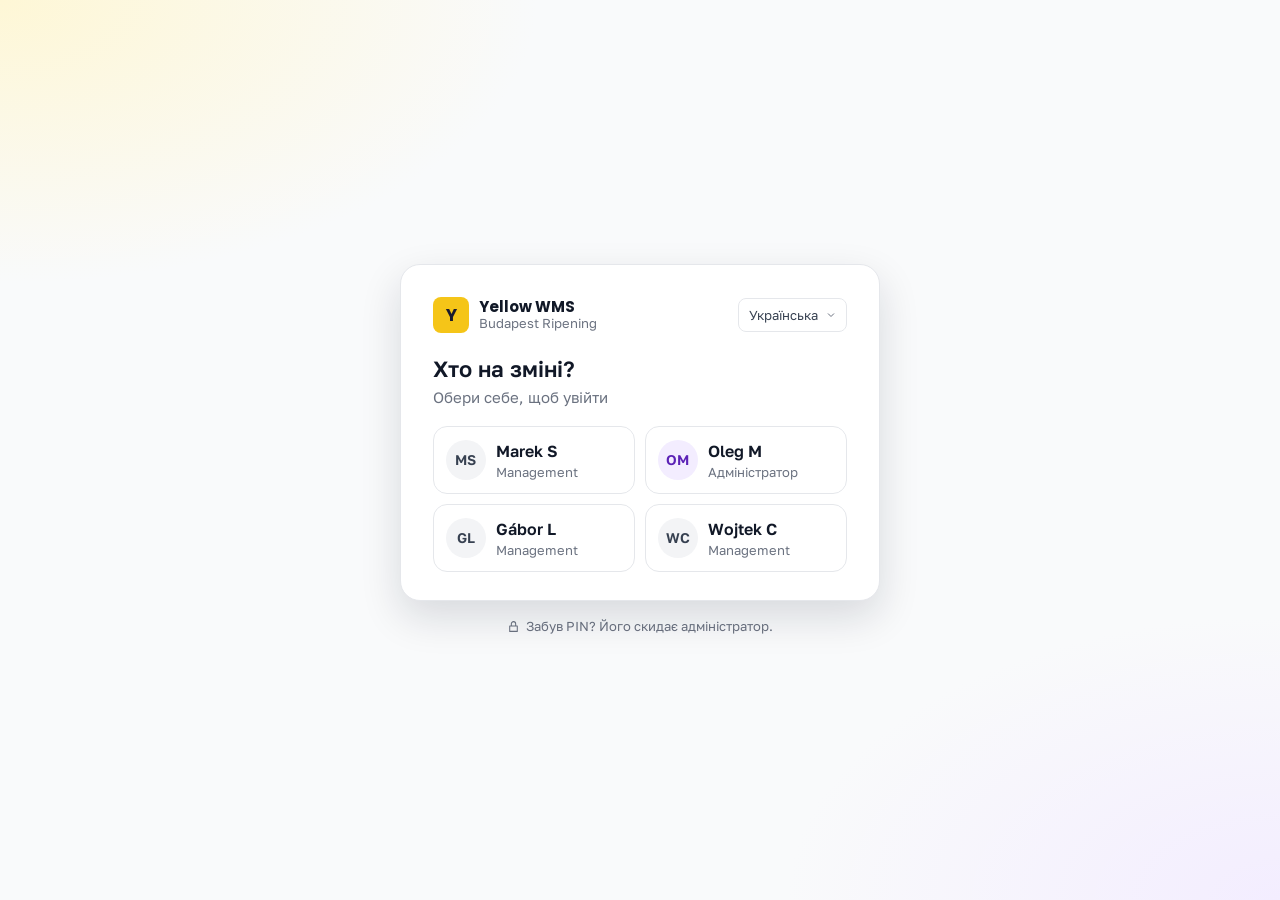
<file: outbound.html>
<!doctype html>
<html lang="uk" class="is-auth-pending">
	<head>
		<meta charset="UTF-8">
		<meta name="viewport" content="width=device-width, initial-scale=1.0">
		<link rel="shortcut icon" href="./assets/img/favicon.ico">
		<meta name="description" content="Відвантаження: видача за замовленням, маркет / списання, переміщення, баланс дня">
		<title>Відвантаження · Yellow WMS</title>
		<script type="module" crossorigin="" src="./js/ui.min.js?v=1792931513468"></script>
		<script type="module" crossorigin="" src="./js/icon.min.js?v=1792931513468"></script>
		<script type="module" crossorigin="" src="./js/format.min.js?v=1792931513468"></script>
		<script type="module" crossorigin="" src="./js/_damage.min.js?v=1792931513468"></script>
		<script type="module" crossorigin="" src="./js/scanner2.min.js?v=1792931513468"></script>
		<link rel="stylesheet" crossorigin="" href="./css/ui.min.css?v=1792931513468">
		<link rel="stylesheet" crossorigin="" href="./css/_damage.min.css?v=1792931513468">
		<link rel="stylesheet" crossorigin="" href="./css/scanner.min.css?v=1792931513468">
		<link rel="stylesheet" crossorigin="" href="./css/topbar.min.css?v=1792931513468">
		<link rel="stylesheet" crossorigin="" href="./css/camera-overlay.min.css?v=1792931513468">
	</head>
	<body class="mobile">
		<!-- Mobile shell: navy top bar · one task per screen · action in the thumb zone -->
		<div data-fls-ui="" class="mobile__app">
			<div data-fls-scanner="" class="scanner" data-offline-ok="" data-page-perm="scanner.receive scanner.ship scanner.market">
				<!-- topbar · mobile header (navy). Title & sync state are updated by the page script. -->
				<header data-fls-topbar="" class="topbar">
					<button type="button" class="topbar__back" data-back="" aria-label="Назад">
						<svg class="icon" aria-hidden="true">
							<use href="./assets/img/spritemap.svg#sprite-chevron-left"></use>
						</svg>
					</button>
					<h1 class="topbar__title" data-topbar-title="">Склад</h1>
					<button type="button" class="sync-pill sync-pill--online" data-sync-pill="" data-go="queue" aria-live="polite">
						<span class="sync-pill__dot" aria-hidden="true"></span>
						<span class="sync-pill__label">онлайн</span>
					</button>
				</header>
				<div class="banner banner--offline banner--bar" data-offline-banner="" hidden role="status">
					<svg class="icon banner__icon" aria-hidden="true">
						<use href="./assets/img/spritemap.svg#sprite-wifi-off"></use>
					</svg>
					<div class="banner__body">
						<b class="banner__title">Немає зв'язку</b>
						<span>
							Працюй далі. Операцій на телефоні:
							<span data-queue-count="">0</span>
							— відправляться автоматично.
						</span>
					</div>
				</div>
				<!-- E1 · Scan home ===================================================== -->
				<section class="screen" data-screen="home" data-title="Склад">
					<div class="screen__body screen__body--roomy">
						<div class="scanner__who" data-scanner-user="" hidden>
							<span class="avatar" data-slot="avatar" aria-hidden="true"></span>
							<span class="scanner__who-name" data-slot="name"></span>
							<button type="button" class="scanner__switch" data-logout="">Змінити користувача</button>
							<select class="lang-select scanner__lang" data-lang-select="" aria-label="Language"></select>
						</div>
						<h2 class="screen__title" data-only="in">Розпочати підрахунок</h2>
						<h2 class="screen__title" data-only="out" hidden>Знайти контейнер</h2>
						<form class="scan-input" data-scan-form="" autocomplete="off">
							<label class="scan-input__field">
								<svg class="icon" aria-hidden="true">
									<use href="./assets/img/spritemap.svg#sprite-keyboard"></use>
								</svg>
								<span class="visually-hidden">Код контейнера</span>
								<input class="scan-input__input" name="code" placeholder="MNBU…" inputmode="text" autocapitalize="characters" spellcheck="false" enterkeyhint="go">
							</label>
							<button type="button" class="scan-input__camera" data-camera="" aria-label="Сканувати камерою">
								<svg class="icon" aria-hidden="true">
									<use href="./assets/img/spritemap.svg#sprite-scan"></use>
								</svg>
							</button>
						</form>
						<p class="screen__hint" data-scan-hint="">Сканером, камерою або вручну</p>
						<p class="screen__hint" data-only="out" hidden>Скануй контейнер, щоб перемістити або списати.</p>
						<!-- Відвантаження: issue by order (old order scanner, no QR pairing), market / write-off, day balance -->
						<div class="action-card__grid" data-only="out" hidden>
							<button type="button" class="action-card" data-go="issue-orders">
								<svg class="icon" aria-hidden="true">
									<use href="./assets/img/spritemap.svg#sprite-file-check"></use>
								</svg>
								Видача за замовленням
							</button>
							<button type="button" class="action-card" data-go="market">
								<svg class="icon" aria-hidden="true">
									<use href="./assets/img/spritemap.svg#sprite-box"></use>
								</svg>
								Маркет-палета
							</button>
							<button type="button" class="action-card" data-go="balance">
								<svg class="icon" aria-hidden="true">
									<use href="./assets/img/spritemap.svg#sprite-chart"></use>
								</svg>
								Баланс дня
							</button>
						</div>
					</div>
					<div class="screen__footer screen__footer--plain">
						<div class="toast-slot" data-toasts=""></div>
						<p class="check-line check-line--sync" data-sync-line="">
							<svg class="icon" aria-hidden="true">
								<use href="./assets/img/spritemap.svg#sprite-check"></use>
							</svg>
							<span data-sync-text="">Готово до роботи</span>
						</p>
						<button type="submit" form="" class="btn btn--primary btn--xl btn--block" data-scan-submit="">Далі</button>
					</div>
				</section>
				<!-- E2 · Receive pallet ================================================ -->
				<section class="screen" data-screen="receive" data-title="Приймання" hidden>
					<div class="screen__body">
						<article class="container-card">
							<div class="container-card__top">
								<span class="container-card__code" data-slot="code"></span>
								<span class="container-card__meta" data-slot="pickup"></span>
							</div>
							<span class="container-card__meta" data-slot="meta"></span>
							<span class="progress progress--success" data-receive-bar="" style="--value: 0%">
								<span class="progress__fill"></span>
							</span>
							<span class="container-card__count">
								<b data-receive-counted="">0</b>
								<span data-receive-expected=""></span>
								ящ. · палета
								<span data-receive-pallet="">1</span>
							</span>
						</article>
						<div class="screen__row">
							<label class="field field--lg">
								<span class="field__label">Комора</span>
								<input class="field__input" type="number" inputmode="numeric" min="1" max="29" data-chamber-input="">
							</label>
							<div class="field field--lg">
								<span class="field__label" id="side-label">Сторона</span>
								<div class="segmented segmented--lg" role="radiogroup" aria-labelledby="side-label" data-segmented="side">
									<button type="button" class="segmented__option segmented__option--active" role="radio" aria-checked="true" data-value="LS">LS</button>
									<button type="button" class="segmented__option" role="radio" aria-checked="false" tabindex="-1" data-value="RS">RS</button>
								</div>
							</div>
						</div>
						<p class="screen__hint screen__hint--tight" data-chamber-hint="">Комори 1–29</p>
						<label class="field field--lg field--mono" data-plant-field="">
							<span class="field__label">Код плантації</span>
							<input class="field__input" spellcheck="false" autocapitalize="characters" data-plant-input="">
						</label>
						<p class="screen__hint screen__hint--tight" data-plant-hint="">Необов’язково для BIO</p>
						<div class="field field--lg">
							<span class="field__label" id="qty-label">Ящиків на палеті</span>
							<div class="qty-picker" role="radiogroup" aria-labelledby="qty-label" data-value="48">
								<button type="button" class="qty-picker__option qty-picker__option--active" role="radio" aria-checked="true" data-value="48">
									48
									<span class="qty-picker__sub">повна</span>
								</button>
								<button type="button" class="qty-picker__option" role="radio" aria-checked="false" data-value="40">40</button>
								<button type="button" class="qty-picker__option" role="radio" aria-checked="false" data-value="32">32</button>
								<button type="button" class="qty-picker__option" role="radio" aria-checked="false" data-value="24">24</button>
								<label class="qty-picker__manual">
									<span class="visually-hidden">Інша кількість</span>
									<input class="field__input" type="number" inputmode="numeric" min="1" placeholder="інша кількість">
								</label>
							</div>
						</div>
					</div>
					<div class="screen__footer">
						<div class="toast-slot" data-toasts=""></div>
						<button type="button" class="btn btn--primary btn--xl btn--block" data-add-pallet="">
							+ Палета ·
							<span data-qty-label="">48</span>
							ящ.
						</button>
						<button type="button" class="btn btn--secondary btn--lg btn--block" data-go="complete">Завершити контейнер</button>
					</div>
				</section>
				<!-- E3 · Complete container =========================================== -->
				<section class="screen" data-screen="complete" data-title="Завершення" hidden>
					<div class="screen__body">
						<article class="container-card">
							<span class="container-card__code" data-slot="code"></span>
							<div class="container-card__stats">
								<span class="container-card__stat">
									<span>Очікувано</span>
									<b data-slot="expected">—</b>
								</span>
								<span class="container-card__stat">
									<span>Пораховано</span>
									<b data-slot="counted">0</b>
								</span>
								<span class="container-card__stat container-card__stat--warn" data-slot="diff-box">
									<span>Різниця</span>
									<b data-diff="">0</b>
								</span>
							</div>
						</article>
						<span class="screen__label">Поясни різницю</span>
						<div class="screen__row-3" data-explain="">
							<label class="field field--number-xl">
								<span class="field__label">DEC (SM)</span>
								<input class="field__input" type="number" inputmode="numeric" min="0" value="0" data-explain-input="" data-cat="DEC">
							</label>
							<label class="field field--number-xl">
								<span class="field__label">GS (ZM)</span>
								<input class="field__input" type="number" inputmode="numeric" min="0" value="0" data-explain-input="" data-cat="GS">
							</label>
							<label class="field field--number-xl">
								<span class="field__label">R+T</span>
								<input class="field__input" type="number" inputmode="numeric" min="0" value="0" data-explain-input="" data-cat="RT">
							</label>
						</div>
						<p class="check-line check-line--bad" data-explain-result="" aria-live="polite">
							<svg class="icon" aria-hidden="true">
								<use href="./assets/img/spritemap.svg#sprite-check"></use>
							</svg>
							<span>Все пояснено</span>
						</p>
						<!-- damage found at receiving: defects from the reference + photos (sent right away) -->
						<span class="screen__label">Пошкодження</span>
						<div class="damage-box">
							<div class="damage-box__chips" data-slot="damage-chips">
								<span class="damage-box__none">Не вибрано</span>
							</div>
							<div class="screen__row">
								<button type="button" class="btn btn--secondary btn--lg" data-damage-pick="">Вибрати дефекти</button>
								<label class="btn btn--secondary btn--lg damage-box__photo">
									<svg class="icon" aria-hidden="true">
										<use href="./assets/img/spritemap.svg#sprite-camera"></use>
									</svg>
									Фото
									<input type="file" accept="image/*" capture="environment" multiple class="visually-hidden" data-damage-photo="">
								</label>
							</div>
							<button type="button" class="btn btn--ghost btn--block damage-box__ref" data-damage-ref="">
								<svg class="icon" aria-hidden="true">
									<use href="./assets/img/spritemap.svg#sprite-alert-circle"></use>
								</svg>
								Довідник дефектів
							</button>
							<label class="field" data-damage-for-row="" hidden>
								<span class="field__label">Фото до дефекту</span>
								<select class="field__input" data-damage-for=""></select>
							</label>
							<div class="damage-thumbs" data-slot="damage-thumbs"></div>
						</div>
					</div>
					<div class="screen__footer">
						<div class="toast-slot" data-toasts=""></div>
						<button type="button" class="btn btn--primary btn--xl btn--block" data-complete="">Зберегти і завершити</button>
						<button type="button" class="btn btn--secondary btn--lg btn--block" data-back-to="receive">Назад до приймання</button>
					</div>
				</section>
				<!-- E4 · Container in chamber ========================================= -->
				<section class="screen" data-screen="container" data-title="Контейнер" hidden>
					<div class="screen__body">
						<article class="container-card">
							<span class="container-card__code" data-slot="code"></span>
							<span class="container-card__meta" data-slot="meta"></span>
						</article>
						<span class="screen__label">У коморах</span>
						<div class="place-list" data-slot="places"></div>
						<div class="screen__row">
							<button type="button" class="btn btn--secondary btn--lg" data-go="move">
								<svg class="icon" aria-hidden="true">
									<use href="./assets/img/spritemap.svg#sprite-arrow-right"></use>
								</svg>
								Перемістити
							</button>
							<button type="button" class="btn btn--danger btn--lg" data-go="writeoff" data-only="out" hidden>
								<svg class="icon" aria-hidden="true">
									<use href="./assets/img/spritemap.svg#sprite-trash"></use>
								</svg>
								Списати
							</button>
						</div>
					</div>
					<div class="screen__footer" data-only="in">
						<button type="button" class="btn btn--primary btn--xl btn--block" data-go="receive">+ Додати палету</button>
					</div>
				</section>
				<!-- E5 · Move ========================================================== -->
				<section class="screen" data-screen="move" data-title="Перемістити" hidden>
					<div class="screen__body">
						<span class="container-card__code" data-slot="code"></span>
						<span class="screen__label" id="move-from">Звідки</span>
						<div class="place-list place-list--grid" role="radiogroup" aria-labelledby="move-from" data-source="" data-slot="move-sources"></div>
						<div class="screen__row">
							<label class="field field--lg">
								<span class="field__label">Куди · комора</span>
								<input class="field__input" type="number" inputmode="numeric" min="1" max="29" data-move-to="">
							</label>
							<div class="field field--lg">
								<span class="field__label" id="move-side">Сторона</span>
								<div class="segmented segmented--lg" role="radiogroup" aria-labelledby="move-side" data-segmented="move-side">
									<button type="button" class="segmented__option segmented__option--active" role="radio" aria-checked="true" data-value="LS">LS</button>
									<button type="button" class="segmented__option" role="radio" aria-checked="false" tabindex="-1" data-value="RS">RS</button>
								</div>
							</div>
						</div>
						<p class="screen__hint screen__hint--tight" data-move-hint="">Комори 1–29</p>
						<div class="field field--lg field--number-xl">
							<label class="field__label" for="move-qty">Кількість ящиків</label>
							<div class="screen__qty">
								<input class="field__input" id="move-qty" type="number" inputmode="numeric" min="1" data-move-qty="">
								<button type="button" class="screen__all" data-move-all="">
									Усе
									<small data-move-max="">0</small>
								</button>
							</div>
						</div>
					</div>
					<div class="screen__footer">
						<div class="toast-slot" data-toasts=""></div>
						<button type="button" class="btn btn--primary btn--xl btn--block" data-move-submit="">Перемістити</button>
					</div>
				</section>
				<!-- E5 · Write-off ===================================================== -->
				<section class="screen" data-screen="writeoff" data-title="Списати" hidden>
					<div class="screen__body">
						<span class="container-card__code" data-slot="code"></span>
						<span class="screen__label" id="wo-from">Звідки</span>
						<div class="place-list place-list--grid" role="radiogroup" aria-labelledby="wo-from" data-source="" data-slot="wo-sources"></div>
						<span class="screen__label" id="wo-cat">Категорія</span>
						<div class="segmented segmented--lg segmented--tall" role="radiogroup" aria-labelledby="wo-cat" data-segmented="wo-category">
							<button type="button" class="segmented__option segmented__option--active" role="radio" aria-checked="true" data-value="R+T">
								R+T
								<small>маркет</small>
							</button>
							<button type="button" class="segmented__option" role="radio" aria-checked="false" tabindex="-1" data-value="GS">
								GS
								<small>зелені</small>
							</button>
							<button type="button" class="segmented__option" role="radio" aria-checked="false" tabindex="-1" data-value="DEC">
								DEC
								<small>утилізація</small>
							</button>
						</div>
						<label class="field field--lg field--number-xl">
							<span class="field__label">Кількість ящиків</span>
							<input class="field__input" type="number" inputmode="numeric" min="1" data-wo-qty="">
						</label>
						<p class="screen__hint">Ящики підуть у комору 30 (CITRO).</p>
					</div>
					<div class="screen__footer">
						<div class="toast-slot" data-toasts=""></div>
						<button type="button" class="btn btn--danger-solid btn--xl btn--block" data-wo-submit="">Списати</button>
					</div>
				</section>
				<!-- E6 · Market pallet ================================================= -->
				<section class="screen" data-screen="market" data-title="Маркет-палета" hidden>
					<div class="screen__body">
						<div class="segmented segmented--lg segmented--tall" role="radiogroup" aria-label="Категорія палети" data-segmented="market-category">
							<button type="button" class="segmented__option segmented__option--active" role="radio" aria-checked="true" data-value="R+T">
								R+T
								<small>маркет</small>
							</button>
							<button type="button" class="segmented__option" role="radio" aria-checked="false" tabindex="-1" data-value="GS">
								GS
								<small>зелені</small>
							</button>
							<button type="button" class="segmented__option" role="radio" aria-checked="false" tabindex="-1" data-value="DEC">
								DEC
								<small>утилізація</small>
							</button>
						</div>
						<span class="screen__label">Скануй коробку · кожен скан = +1</span>
						<form class="scan-input scan-input--sm" data-market-form="" autocomplete="off">
							<label class="scan-input__field">
								<svg class="icon" aria-hidden="true">
									<use href="./assets/img/spritemap.svg#sprite-keyboard"></use>
								</svg>
								<span class="visually-hidden">Код контейнера на коробці</span>
								<input class="scan-input__input" name="code" placeholder="код коробки" autocapitalize="characters" spellcheck="false" enterkeyhint="done">
							</label>
							<button type="button" class="scan-input__camera" data-camera="" aria-label="Сканувати камерою">
								<svg class="icon" aria-hidden="true">
									<use href="./assets/img/spritemap.svg#sprite-scan"></use>
								</svg>
							</button>
						</form>
						<ul class="market-list" data-market-list=""></ul>
						<template id="market-row">
							<li class="market-list__item is-fresh">
								<span class="market-list__code"></span>
								<input class="market-list__count" type="number" inputmode="numeric" min="0" value="1">
								<button type="button" class="market-list__remove">
									<svg class="icon" aria-hidden="true">
										<use href="./assets/img/spritemap.svg#sprite-close"></use>
									</svg>
								</button>
							</li>
						</template>
						<p class="market-list__total">
							<span>Разом</span>
							<b>
								<span data-market-total="">0</span>
								<small>ящ.</small>
							</b>
						</p>
					</div>
					<div class="screen__footer">
						<p class="market-list__last" data-market-last="" aria-live="polite"></p>
						<div class="toast-slot" data-toasts=""></div>
						<button type="button" class="btn btn--primary btn--xl btn--block" data-market-save="">Зберегти палету</button>
						<button type="button" class="btn btn--secondary btn--lg btn--block" data-market-clear="">Очистити</button>
					</div>
				</section>
				<!-- E7 · Day balance =================================================== -->
				<section class="screen" data-screen="balance" data-title="Баланс дня" hidden>
					<div class="screen__body">
						<label class="field field--lg">
							<span class="visually-hidden">День</span>
							<input class="field__input screen__date" type="date" data-balance-date="">
						</label>
						<div class="banner banner--danger banner--compact" data-balance-banner="" hidden>
							<div class="banner__body" data-slot="balance-note"></div>
						</div>
						<div class="balance-list" data-slot="balance"></div>
					</div>
				</section>
				<!-- E8 · Sync queue ==================================================== -->
				<section class="screen" data-screen="queue" data-title="Черга синхронізації" hidden>
					<div class="screen__body">
						<span class="screen__label" data-slot="rejected-label" hidden></span>
						<div class="sync-queue" data-slot="rejected"></div>
						<span class="screen__label" data-slot="pending-label">Очікують · 0</span>
						<div class="sync-queue" data-slot="pending"></div>
						<p class="sync-queue__note" data-slot="queue-note">Операції відправляються по черзі, щойно є мережа.</p>
					</div>
					<div class="screen__footer">
						<div class="toast-slot" data-toasts=""></div>
						<button type="button" class="btn btn--primary btn--xl btn--block" data-send-now="">Надіслати зараз</button>
					</div>
				</section>
				<!-- E9 · Order issue: orders of the day ================================ -->
				<section class="screen" data-screen="issue-orders" data-title="Видача за замовленням" hidden>
					<div class="screen__body">
						<div class="issue__dates">
							<label class="field field--lg">
								<span class="visually-hidden">День</span>
								<input class="field__input screen__date" type="date" data-issue-date="">
							</label>
							<button type="button" class="btn btn--secondary btn--lg" data-issue-day="0">Сьогодні</button>
							<button type="button" class="btn btn--secondary btn--lg" data-issue-day="1">Завтра</button>
						</div>
						<div class="issue__orders" data-slot="issue-orders"></div>
					</div>
					<div class="screen__footer screen__footer--plain">
						<div class="toast-slot" data-toasts=""></div>
					</div>
				</section>
				<!-- E10 · Order issue: preparation ===================================== -->
				<section class="screen" data-screen="issue-prep" data-title="Підготовка" hidden>
					<div class="screen__body">
						<div class="issue__card">
							<b data-slot="issue-prep-title"></b>
							<span data-slot="issue-prep-sub"></span>
							<span class="issue__qty" data-slot="issue-prep-qty"></span>
						</div>
						<div class="issue__confirm" data-issue-confirm="" hidden>
							<div class="banner banner--compact">
								<div class="banner__body">У замовленні 0 ящиків. Підтвердь кількість, щоб почати.</div>
							</div>
							<label class="field field--lg">
								<span class="field__label">Кількість ящиків</span>
								<input class="field__input" type="number" inputmode="numeric" min="1" data-issue-confirm-qty="">
							</label>
							<button type="button" class="btn btn--primary btn--lg btn--block" data-issue-confirm-save="">Підтвердити кількість</button>
						</div>
						<span class="screen__label">Кількість ліній для сканування</span>
						<div class="issue__stepper">
							<button type="button" class="btn btn--secondary btn--lg" data-issue-step="-1" aria-label="Менше ліній">−</button>
							<input class="field__input issue__count" type="number" inputmode="numeric" min="1" value="1" data-issue-lines="" aria-label="Кількість ліній для сканування">
							<button type="button" class="btn btn--secondary btn--lg" data-issue-step="1" aria-label="Більше ліній">+</button>
						</div>
						<span class="screen__label">Як сканувати</span>
						<div class="segmented segmented--lg segmented--tall issue__mode" role="radiogroup" aria-label="Як сканувати" data-segmented="issue-mode">
							<button type="button" class="segmented__option segmented__option--active" role="radio" aria-checked="true" data-value="serial">
								Серійне сканування
								<small>камера · +1 за код</small>
							</button>
							<button type="button" class="segmented__option" role="radio" aria-checked="false" tabindex="-1" data-value="qty">
								Введення кількості
								<small>код, потім кількість</small>
							</button>
						</div>
						<ol class="issue__preview" data-slot="issue-lines-preview"></ol>
						<section class="issue__stk">
							<span class="screen__label">Стікери</span>
							<div class="issue__stk-row">
								<label class="field field--lg">
									<span class="field__label">Комора</span>
									<input class="field__input" type="number" inputmode="numeric" min="1" data-stk-chamber="">
								</label>
								<label class="field field--lg">
									<span class="field__label">Код плантації</span>
									<input class="field__input" autocapitalize="characters" spellcheck="false" placeholder="напр. BAN215" data-stk-plant="">
								</label>
							</div>
							<label class="field">
								<span class="field__label">Шаблон</span>
								<select class="field__input" data-stk-template="" data-no-i18n=""></select>
							</label>
							<div data-slot="stk-inputs"></div>
							<div class="issue__stk-row" data-stk-gln-row="" hidden>
								<label class="field field--lg">
									<span class="field__label">GLN</span>
									<input class="field__input" inputmode="numeric" maxlength="13" spellcheck="false" data-stk-gln="">
								</label>
								<button type="button" class="btn btn--secondary btn--lg" data-stk-gln-save="">Зберегти GLN</button>
							</div>
							<p class="screen__hint" data-slot="stk-gln-src"></p>
							<p class="issue__stk-info" data-slot="stk-info"></p>
							<div class="banner banner--compact" data-slot="stk-warn" hidden></div>
							<div class="issue__stk-preview" data-slot="stk-preview" data-no-i18n=""></div>
							<div class="issue__stk-row">
								<label class="field field--lg">
									<span class="field__label">Кількість стікерів</span>
									<input class="field__input" type="number" inputmode="numeric" min="1" data-stk-copies="">
								</label>
								<button type="button" class="btn btn--secondary btn--lg" data-stk-print="" disabled>Друкувати</button>
							</div>
							<div class="issue__stk-log" data-stk-log="" hidden>
								<p class="issue__stk-log-title">Надруковано для цього замовлення</p>
								<ul data-slot="stk-log" data-no-i18n=""></ul>
							</div>
						</section>
					</div>
					<div class="screen__footer">
						<div class="toast-slot" data-toasts=""></div>
						<button type="button" class="btn btn--primary btn--xl btn--block" data-issue-start="">Почати сканування</button>
					</div>
				</section>
				<!-- E11 · Order issue: scanning ======================================== -->
				<section class="screen" data-screen="issue-scan" data-title="Сканування" hidden>
					<div class="screen__body">
						<p class="issue__head">
							<b data-slot="issue-scan-title"></b>
							<span data-slot="issue-progress-text"></span>
						</p>
						<span class="progress progress--lg progress--banana" data-slot="issue-progress" role="presentation">
							<span class="progress__fill"></span>
						</span>
						<ol class="issue__lines" data-slot="issue-lines"></ol>
						<span class="screen__label" data-issue-mode-only="serial">Серійне сканування · кожен код = +1 ящ.</span>
						<span class="screen__label" data-issue-mode-only="qty" hidden>Скануй код, потім вкажи кількість</span>
						<form class="scan-input scan-input--sm" data-issue-form="" autocomplete="off">
							<label class="scan-input__field">
								<svg class="icon" aria-hidden="true">
									<use href="./assets/img/spritemap.svg#sprite-keyboard"></use>
								</svg>
								<span class="visually-hidden">Код контейнера на коробці</span>
								<input class="scan-input__input" name="code" placeholder="код коробки" autocapitalize="characters" spellcheck="false" enterkeyhint="done">
							</label>
							<button type="button" class="scan-input__camera" data-issue-camera="" aria-label="Сканувати камерою">
								<svg class="icon" aria-hidden="true">
									<use href="./assets/img/spritemap.svg#sprite-scan"></use>
								</svg>
							</button>
						</form>
						<div class="issue__qty-panel" data-issue-qtypanel="" hidden>
							<p class="issue__qty-code">
								<span>Код</span>
								<b data-slot="issue-qty-code"></b>
							</p>
							<p class="issue__stock" data-slot="issue-qty-stock" aria-live="polite"></p>
							<div class="qty-picker" role="radiogroup" aria-label="Кількість ящиків" data-issue-picker="">
								<div class="qty-picker__options"></div>
								<label class="qty-picker__manual">
									<span class="visually-hidden">Інша кількість</span>
									<input class="field__input" type="number" inputmode="numeric" min="1" placeholder="інша кількість">
								</label>
							</div>
							<button type="button" class="btn btn--primary btn--xl btn--block" data-issue-qty-add="">
								Додати ·
								<span data-slot="issue-qty-label">0</span>
								ящ.
							</button>
							<button type="button" class="btn btn--secondary btn--lg btn--block" data-issue-qty-cancel="">Скасувати</button>
						</div>
						<div class="issue__qty-panel" data-issue-nolabel="" hidden>
							<p class="issue__qty-code">
								<span>Ящики без номера контейнера</span>
							</p>
							<label class="field field--lg">
								<span class="field__label">З якої комори</span>
								<input class="field__input" type="number" inputmode="numeric" min="1" data-issue-nl-chamber="">
							</label>
							<label class="field field--lg">
								<span class="field__label">Код плантації (якщо видно)</span>
								<input class="field__input" autocapitalize="characters" spellcheck="false" placeholder="напр. BAN215" data-issue-nl-plant="">
							</label>
							<button type="button" class="btn btn--secondary btn--lg btn--block" data-issue-nl-find="">Підібрати контейнер</button>
							<div class="issue__candidates" data-slot="issue-nl-list"></div>
							<label class="field field--lg">
								<span class="field__label">Кількість ящиків</span>
								<input class="field__input" type="number" inputmode="numeric" min="1" data-issue-nl-qty="">
							</label>
							<button type="button" class="btn btn--primary btn--xl btn--block" data-issue-nl-add="" disabled>
								Додати ·
								<span data-slot="issue-nl-label">0</span>
								ящ.
							</button>
							<button type="button" class="btn btn--secondary btn--lg btn--block" data-issue-nl-plain="">Додати без номера</button>
							<button type="button" class="btn btn--secondary btn--lg btn--block" data-issue-nl-cancel="">Скасувати</button>
						</div>
						<div class="issue__tools">
							<button type="button" class="btn btn--secondary issue__typeqty" data-issue-typeqty="">Ввести кількість</button>
							<button type="button" class="btn btn--secondary" data-issue-nosticker="">Без наклейки</button>
							<button type="button" class="btn btn--secondary" data-issue-undo="">Скасувати останній</button>
						</div>
						<p class="market-list__last" data-slot="issue-last" aria-live="polite"></p>
						<p class="issue__stock" data-slot="issue-stock" aria-live="polite" hidden></p>
					</div>
					<div class="screen__footer">
						<div class="toast-slot" data-toasts=""></div>
						<button type="button" class="btn btn--primary btn--xl btn--block" data-go="issue-summary">Підсумок</button>
						<button type="button" class="btn btn--danger btn--lg btn--block" data-issue-cancel="">Скасувати видачу</button>
					</div>
				</section>
				<!-- E12 · Order issue: summary ========================================= -->
				<section class="screen" data-screen="issue-summary" data-title="Підсумок" hidden>
					<div class="screen__body">
						<p class="issue__head">
							<b data-slot="issue-summary-title"></b>
						</p>
						<div class="balance-list">
							<section class="balance-list__section">
								<h3 class="balance-list__title">Ящики за контейнерами</h3>
								<div data-slot="issue-summary"></div>
							</section>
							<section class="balance-list__section">
								<h3 class="balance-list__title">Разом</h3>
								<p class="balance-list__row">
									<span>Замовлено</span>
									<b data-slot="issue-sum-ordered">0</b>
								</p>
								<p class="balance-list__row">
									<span>Відскановано</span>
									<b data-slot="issue-sum-got">0</b>
								</p>
								<p class="balance-list__row">
									<span>Різниця</span>
									<b data-slot="issue-sum-diff">0</b>
								</p>
							</section>
						</div>
					</div>
					<div class="screen__footer">
						<div class="toast-slot" data-toasts=""></div>
						<button type="button" class="btn btn--primary btn--xl btn--block" data-issue-save="">Зберегти видачу</button>
						<button type="button" class="btn btn--secondary btn--lg btn--block" data-issue-report="">Звіт клієнту</button>
					</div>
				</section>
				<!-- Camera overlay ===================================================== -->
				<div class="camera-overlay" data-camera-overlay="" hidden role="dialog" aria-modal="true" aria-label="Сканування камерою">
					<video class="camera-overlay__video" data-camera-video="" playsinline="" muted></video>
					<div class="camera-overlay__top">
						<span>Сканування</span>
						<button type="button" class="camera-overlay__close" data-camera-close="" aria-label="Закрити камеру">
							<svg class="icon" aria-hidden="true">
								<use href="./assets/img/spritemap.svg#sprite-close"></use>
							</svg>
						</button>
					</div>
					<div class="camera-overlay__center">
						<div class="camera-overlay__viewfinder">
							<span class="camera-overlay__corner camera-overlay__corner--tl"></span>
							<span class="camera-overlay__corner camera-overlay__corner--tr"></span>
							<span class="camera-overlay__corner camera-overlay__corner--bl"></span>
							<span class="camera-overlay__corner camera-overlay__corner--br"></span>
						</div>
						<span class="camera-overlay__hint">Наведи на код контейнера</span>
					</div>
					<div class="camera-overlay__bottom">
						<button type="button" class="camera-overlay__manual" data-issue-cam-qty="" hidden>Кількість</button>
						<button type="button" class="camera-overlay__manual" data-camera-close="">Ввести вручну</button>
					</div>
				</div>
				<template id="toast-success">
					<div class="toast toast--success" role="status">
						<svg class="icon toast__icon" aria-hidden="true">
							<use href="./assets/img/spritemap.svg#sprite-check"></use>
						</svg>
						<div class="toast__body">
							<span class="toast__title"></span>
						</div>
					</div>
				</template>
				<template id="toast-error">
					<div class="toast toast--error" role="alert">
						<svg class="icon toast__icon" aria-hidden="true">
							<use href="./assets/img/spritemap.svg#sprite-x-circle"></use>
						</svg>
						<div class="toast__body">
							<span class="toast__title"></span>
							<span class="toast__text"></span>
						</div>
					</div>
				</template>
			</div>
		</div>
	</body>
</html>
</file>
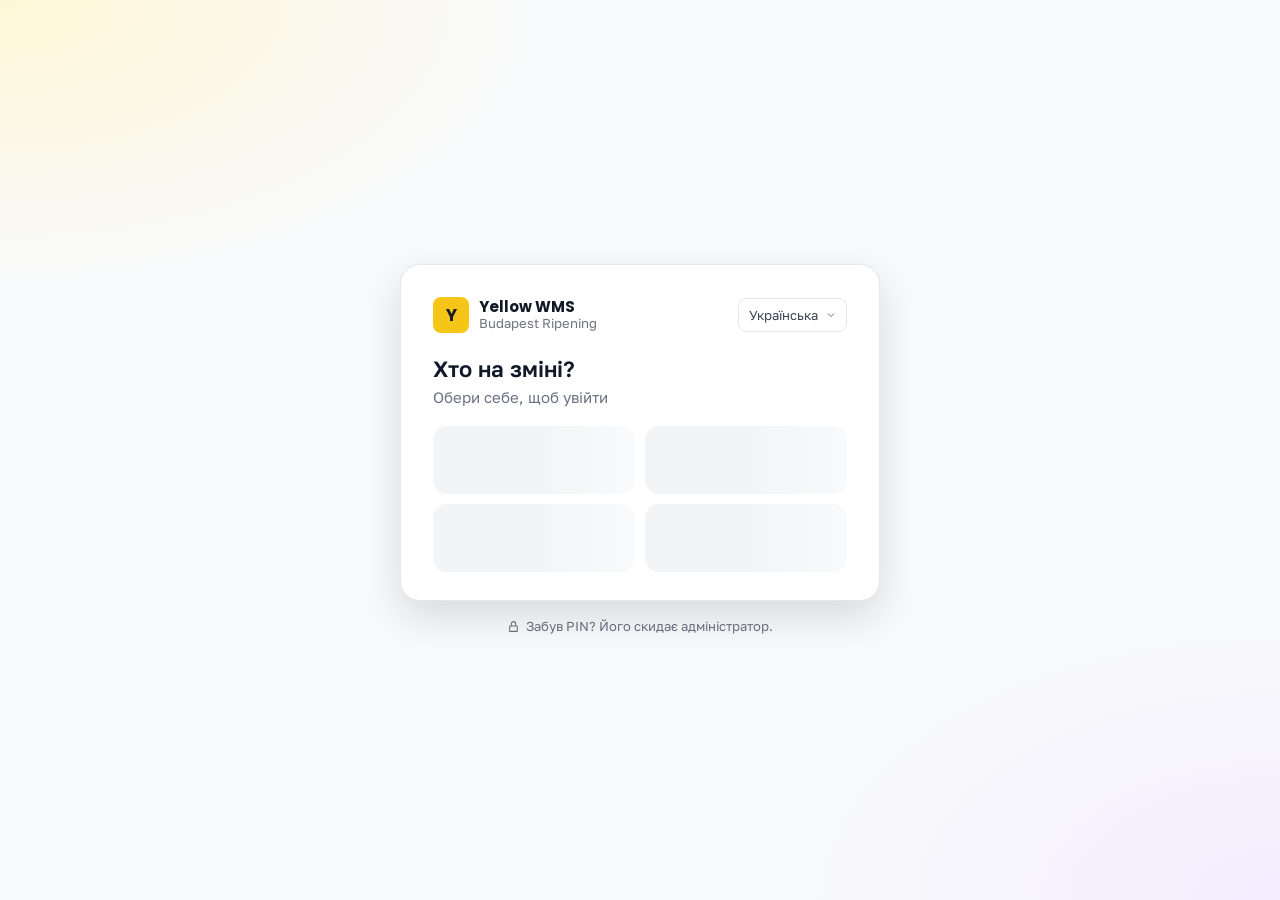
<file: plan-week.html>
<!doctype html>
<html lang="en" class="is-auth-pending">
	<head>
		<meta charset="UTF-8">
		<meta name="viewport" content="width=device-width, initial-scale=1.0">
		<link rel="shortcut icon" href="./assets/img/favicon.ico">
		<meta name="description" content="Upload the Sales Plan and see the week by client and day">
		<title>Plan Week · Yellow WMS</title>
		<script type="module" crossorigin="" src="./js/plan-week.min.js?v=1792931513469"></script>
		<link rel="modulepreload" crossorigin="" href="./js/ui.min.js?v=1792931513469">
		<link rel="modulepreload" crossorigin="" href="./js/icon.min.js?v=1792931513469">
		<link rel="modulepreload" crossorigin="" href="./js/site.min.js?v=1792931513469">
		<link rel="modulepreload" crossorigin="" href="./js/app-shell.min.js?v=1792931513469">
		<link rel="modulepreload" crossorigin="" href="./js/toast.min.js?v=1792931513469">
		<link rel="modulepreload" crossorigin="" href="./js/format.min.js?v=1792931513469">
		<link rel="modulepreload" crossorigin="" href="./js/dropzone.min.js?v=1792931513469">
		<link rel="stylesheet" crossorigin="" href="./css/ui.min.css?v=1792931513469">
		<link rel="stylesheet" crossorigin="" href="./css/app-shell.min.css?v=1792931513469">
		<link rel="stylesheet" crossorigin="" href="./css/dropzone.min.css?v=1792931513469">
		<link rel="stylesheet" crossorigin="" href="./css/plan-week.min.css?v=1792931513469">
		<link rel="stylesheet" crossorigin="" href="./css/data-table.min.css?v=1792931513469">
	</head>
	<body>
		<!-- Desktop shell: sidebar · main · drawer (Yellow WMS) -->
		<div data-fls-ui="" data-fls-app-shell="" class="app-shell">
			<!-- app-bar · shown below 992px instead of the sidebar. Burger = template "menu" module (data-fls-menu) -->
			<header class="app-bar" data-fls-lp="">
				<button type="button" class="icon-menu app-bar__burger" data-fls-menu="" aria-label="Menu" aria-controls="app-sidebar">
					<span></span>
				</button>
				<a href="index.html" class="app-bar__brand" aria-label="Yellow WMS · Today">
					<span class="sidebar__logo">Y</span>
				</a>
				<span class="app-bar__title">Plan Week</span>
			</header>
			<div class="sidebar-backdrop" data-fls-menu="" aria-hidden="true"></div>
			<aside data-fls-sidebar="" class="sidebar" id="app-sidebar">
				<div class="sidebar__top">
					<a href="index.html" class="sidebar__brand">
						<span class="sidebar__logo">Y</span>
						<span class="sidebar__name">Yellow WMS</span>
					</a>
					<button type="button" class="btn btn--icon sidebar__close" data-fls-menu="" aria-label="Close menu">
						<svg class="icon" aria-hidden="true">
							<use href="./assets/img/spritemap.svg#sprite-close"></use>
						</svg>
					</button>
				</div>
				<div class="sidebar__facility">
					<span class="sidebar__facility-name" data-site-name="">Budapest Ripening</span>
					<span class="sidebar__date" data-sidebar-date="">30 chambers</span>
				</div>
				<nav class="sidebar__nav" aria-label="Main">
					<a href="index.html" data-perm="dashboard.view" class="sidebar__item" aria-current="false" title="Today">
						<svg class="sidebar__icon icon" aria-hidden="true">
							<use href="./assets/img/spritemap.svg#sprite-home"></use>
						</svg>
						<span class="sidebar__label">Today</span>
					</a>
					<a href="chambers.html" data-perm="chambers.view" class="sidebar__item" aria-current="false" title="Chambers">
						<svg class="sidebar__icon icon" aria-hidden="true">
							<use href="./assets/img/spritemap.svg#sprite-grid"></use>
						</svg>
						<span class="sidebar__label">Chambers</span>
					</a>
					<a href="plan-week.html" data-perm="plans.upload" class="sidebar__item sidebar__item--active" aria-current="page" title="Plan Week">
						<svg class="sidebar__icon icon" aria-hidden="true">
							<use href="./assets/img/spritemap.svg#sprite-calendar"></use>
						</svg>
						<span class="sidebar__label">Plan Week</span>
					</a>
					<a href="ripening-plan.html" data-perm="ripening.generate" class="sidebar__item" aria-current="false" title="Ripening Plan">
						<svg class="sidebar__icon icon" aria-hidden="true">
							<use href="./assets/img/spritemap.svg#sprite-flame"></use>
						</svg>
						<span class="sidebar__label">Ripening Plan</span>
					</a>
					<a href="stock.html" data-perm="stock.fill stock.reconcile reports.download" class="sidebar__item" aria-current="false" title="Stock">
						<svg class="sidebar__icon icon" aria-hidden="true">
							<use href="./assets/img/spritemap.svg#sprite-box"></use>
						</svg>
						<span class="sidebar__label">Stock</span>
					</a>
					<a href="reports.html" data-perm="reports.download" class="sidebar__item" aria-current="false" title="Reports">
						<svg class="sidebar__icon icon" aria-hidden="true">
							<use href="./assets/img/spritemap.svg#sprite-chart"></use>
						</svg>
						<span class="sidebar__label">Reports</span>
					</a>
					<a href="scanner.html" data-perm="scanner.receive" class="sidebar__item" aria-current="false" title="Receiving">
						<svg class="sidebar__icon icon" aria-hidden="true">
							<use href="./assets/img/spritemap.svg#sprite-scan"></use>
						</svg>
						<span class="sidebar__label">Receiving</span>
					</a>
					<a href="outbound.html" data-perm="scanner.ship scanner.market" class="sidebar__item" aria-current="false" title="Outbound">
						<svg class="sidebar__icon icon" aria-hidden="true">
							<use href="./assets/img/spritemap.svg#sprite-inbox"></use>
						</svg>
						<span class="sidebar__label">Outbound</span>
					</a>
					<a href="rounds.html" data-perm="chambers.gasday" class="sidebar__item" aria-current="false" title="Rounds">
						<svg class="sidebar__icon icon" aria-hidden="true">
							<use href="./assets/img/spritemap.svg#sprite-clock"></use>
						</svg>
						<span class="sidebar__label">Rounds</span>
					</a>
					<a href="users.html" data-perm="users.manage settings.edit" class="sidebar__item" aria-current="false" title="Settings">
						<svg class="sidebar__icon icon" aria-hidden="true">
							<use href="./assets/img/spritemap.svg#sprite-sliders"></use>
						</svg>
						<span class="sidebar__label">Settings</span>
					</a>
				</nav>
				<!-- interface language (services/i18n.js fills the options) -->
				<select class="lang-select sidebar__lang" data-lang-select="" aria-label="Language"></select>
				<!-- signed-in user · filled by sidebar.js when the session is known -->
				<div class="sidebar__user" data-sidebar-user="">
					<span class="avatar sidebar__avatar" data-slot="avatar" aria-hidden="true"></span>
					<span class="sidebar__user-info">
						<span class="sidebar__user-name" data-slot="name"></span>
						<span class="sidebar__user-role" data-slot="role"></span>
					</span>
					<button type="button" class="btn btn--icon sidebar__logout" data-logout="" aria-label="Sign out" title="Sign out">
						<svg class="icon" aria-hidden="true">
							<use href="./assets/img/spritemap.svg#sprite-logout"></use>
						</svg>
					</button>
				</div>
				<!-- server version from /api/health (filled by sidebar.js) -->
				<span class="sidebar__version" data-sidebar-version="" hidden></span>
			</aside>
			<main class="app-shell__main page">
				<!-- Plan Week · upload the Sales Plan, see the week by client and day. Data: GET /api/ui/plan-week?week=N (plan-week.js) -->
				<div data-fls-plan-week="" class="plan-week" data-page-perm="plans.upload">
					<header class="page-head">
						<div class="page-head__titles">
							<h1 class="page-head__title">
								Plan Week ·
								<span data-slot="week-title">…</span>
							</h1>
							<p class="page-head__subtitle">
								<span data-slot="range"></span>
								the Sales Plan drives ripening, orders and the loading list.
							</p>
						</div>
						<div class="page-head__actions">
							<div class="segmented" role="radiogroup" aria-label="Week" data-segmented="week" data-slot="weeks"></div>
						</div>
					</header>
					<div class="plan-week__top">
						<!-- Upload -->
						<section class="panel" aria-labelledby="upload-title">
							<header class="panel__head">
								<div>
									<h2 class="panel__title" id="upload-title">Upload Sales Plan</h2>
									<p class="panel__meta">One file per week. Uploading again replaces the week's plan.</p>
								</div>
							</header>
							<form class="panel__body plan-week__form" data-upload-form="">
								<!-- dropzone · drag a file here or click. Locals: name (expected file, e.g. sales.xlsx), pattern (regex for the name), hint -->
								<div data-fls-dropzone="" class="dropzone" data-pattern="^sales.*[.]xlsx$" data-expected="sales.xlsx">
									<input type="file" accept=".xlsx" class="visually-hidden" id="sales-file" data-dropzone-input="">
									<label class="dropzone__area" for="sales-file">
										<span class="dropzone__icon" aria-hidden="true">
											<svg class="icon">
												<use href="./assets/img/spritemap.svg#sprite-upload"></use>
											</svg>
										</span>
										<span class="dropzone__text">
											<b class="dropzone__title" data-dropzone-title="">
												Drop
												<span class="mono">sales.xlsx</span>
												here
											</b>
											<span class="dropzone__hint" data-dropzone-hint="">Sales Plan export, one week</span>
										</span>
										<span class="btn btn--secondary dropzone__btn">Choose file</span>
									</label>
								</div>
								<div class="plan-week__row">
									<label class="field plan-week__week">
										<span class="field__label">Week</span>
										<input class="field__input" type="number" name="week" min="1" max="53" required>
									</label>
									<button type="submit" class="btn btn--primary" data-upload-submit="" disabled>Generate week plan</button>
								</div>
							</form>
						</section>
						<!-- What the upload produced -->
						<section class="panel" aria-labelledby="files-title">
							<header class="panel__head">
								<h2 class="panel__title" id="files-title" data-slot="files-title">Week</h2>
								<span class="badge badge--dot" data-week-status=""></span>
							</header>
							<ul class="plan-week__files" data-slot="files"></ul>
							<footer class="panel__foot plan-week__next">
								Next:
								<a href="ripening-plan.html" class="panel__link">Ripening Plan →</a>
							</footer>
						</section>
					</div>
					<!-- Sales Plan table -->
					<section class="panel" aria-labelledby="sales-title">
						<header class="panel__head plan-week__head">
							<div>
								<h2 class="panel__title" id="sales-title">Sales Plan by client</h2>
								<p class="panel__meta">Boxes per delivery day. Totals count the rows you see.</p>
							</div>
							<div class="plan-week__filters">
								<input type="search" class="field__input plan-week__search" placeholder="Client or location" aria-label="Filter clients" data-search="">
								<div class="segmented" role="radiogroup" aria-label="Product" data-segmented="product">
									<button type="button" class="segmented__option segmented__option--active" role="radio" aria-checked="true" data-value="all">All</button>
									<button type="button" class="segmented__option" role="radio" aria-checked="false" data-value="BANANA">Banana</button>
									<button type="button" class="segmented__option" role="radio" aria-checked="false" data-value="BANANA_BIO">BIO</button>
									<button type="button" class="segmented__option" role="radio" aria-checked="false" data-value="ANANAS">Pineapple</button>
									<button type="button" class="segmented__option" role="radio" aria-checked="false" data-value="BANANA_MARKET">Market</button>
								</div>
							</div>
						</header>
						<div class="plan-week__table-wrap">
							<table class="data-table plan-week__table" data-sales-table="">
								<thead class="data-table__head">
									<tr data-slot="head"></tr>
								</thead>
								<tbody data-slot="body"></tbody>
								<tfoot>
									<tr class="plan-week__total" data-totals=""></tr>
								</tfoot>
							</table>
							<div class="empty-state plan-week__empty" data-empty="" hidden>
								<p class="empty-state__title" data-slot="empty-title">No clients match</p>
								<p class="empty-state__text" data-slot="empty-text">Clear the search or pick another product.</p>
							</div>
						</div>
					</section>
				</div>
			</main>
		</div>
	</body>
</html>
</file>
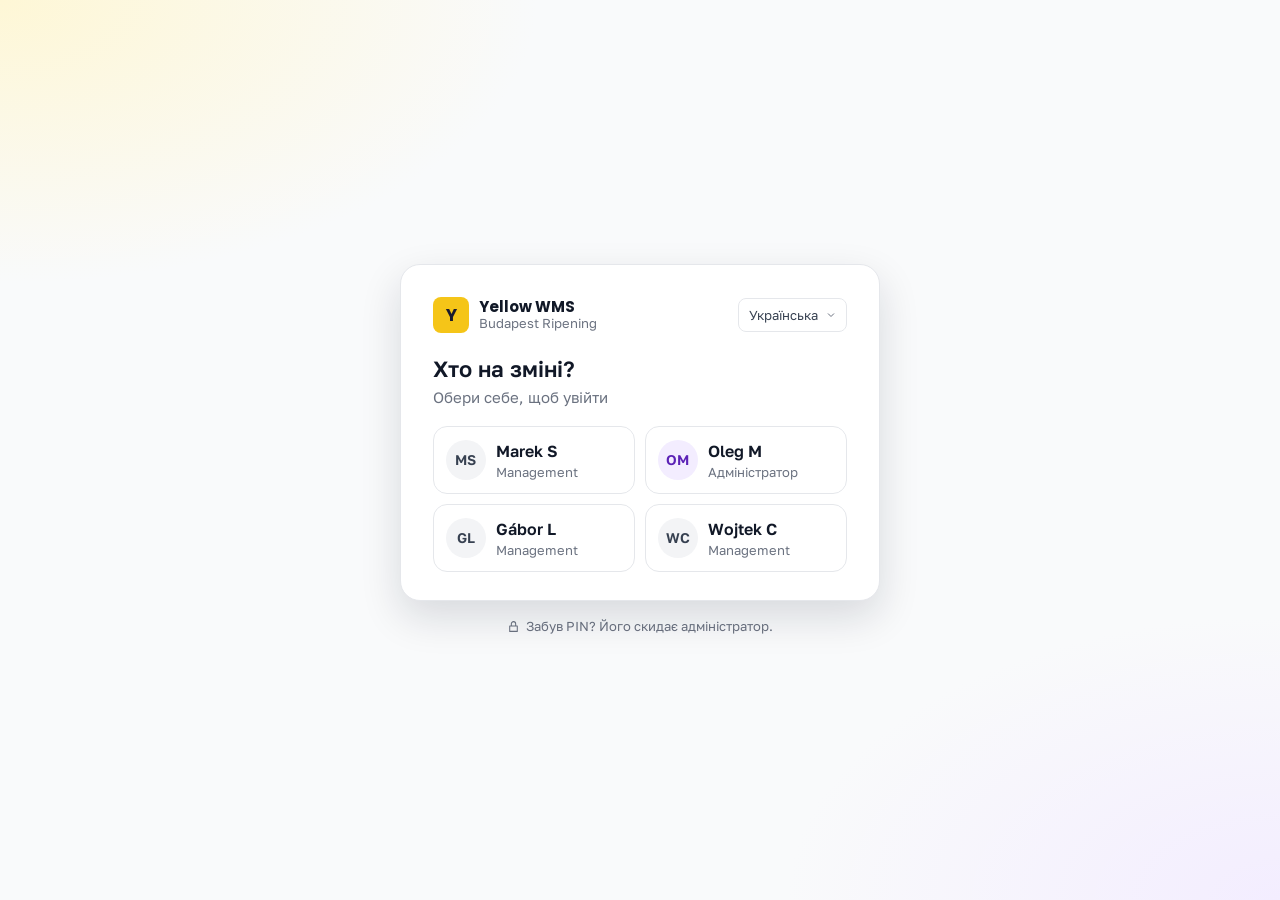
<file: reports.html>
<!doctype html>
<html lang="en" class="is-auth-pending">
	<head>
		<meta charset="UTF-8">
		<meta name="viewport" content="width=device-width, initial-scale=1.0">
		<link rel="shortcut icon" href="./assets/img/favicon.ico">
		<meta name="description" content="Client reports, shipping cards and day files">
		<title>Reports · Yellow WMS</title>
		<script type="module" crossorigin="" src="./js/reports.min.js?v=1792931513469"></script>
		<link rel="modulepreload" crossorigin="" href="./js/ui.min.js?v=1792931513469">
		<link rel="modulepreload" crossorigin="" href="./js/icon.min.js?v=1792931513469">
		<link rel="modulepreload" crossorigin="" href="./js/site.min.js?v=1792931513469">
		<link rel="modulepreload" crossorigin="" href="./js/app-shell.min.js?v=1792931513469">
		<link rel="modulepreload" crossorigin="" href="./js/toast.min.js?v=1792931513469">
		<link rel="modulepreload" crossorigin="" href="./js/format.min.js?v=1792931513469">
		<link rel="modulepreload" crossorigin="" href="./js/dropzone.min.js?v=1792931513469">
		<link rel="stylesheet" crossorigin="" href="./css/ui.min.css?v=1792931513469">
		<link rel="stylesheet" crossorigin="" href="./css/app-shell.min.css?v=1792931513469">
		<link rel="stylesheet" crossorigin="" href="./css/dropzone.min.css?v=1792931513469">
		<link rel="stylesheet" crossorigin="" href="./css/reports.min.css?v=1792931513469">
	</head>
	<body>
		<!-- Desktop shell: sidebar · main · drawer (Yellow WMS) -->
		<div data-fls-ui="" data-fls-app-shell="" class="app-shell">
			<!-- app-bar · shown below 992px instead of the sidebar. Burger = template "menu" module (data-fls-menu) -->
			<header class="app-bar" data-fls-lp="">
				<button type="button" class="icon-menu app-bar__burger" data-fls-menu="" aria-label="Menu" aria-controls="app-sidebar">
					<span></span>
				</button>
				<a href="index.html" class="app-bar__brand" aria-label="Yellow WMS · Today">
					<span class="sidebar__logo">Y</span>
				</a>
				<span class="app-bar__title">Reports</span>
			</header>
			<div class="sidebar-backdrop" data-fls-menu="" aria-hidden="true"></div>
			<aside data-fls-sidebar="" class="sidebar" id="app-sidebar">
				<div class="sidebar__top">
					<a href="index.html" class="sidebar__brand">
						<span class="sidebar__logo">Y</span>
						<span class="sidebar__name">Yellow WMS</span>
					</a>
					<button type="button" class="btn btn--icon sidebar__close" data-fls-menu="" aria-label="Close menu">
						<svg class="icon" aria-hidden="true">
							<use href="./assets/img/spritemap.svg#sprite-close"></use>
						</svg>
					</button>
				</div>
				<div class="sidebar__facility">
					<span class="sidebar__facility-name" data-site-name="">Budapest Ripening</span>
					<span class="sidebar__date" data-sidebar-date="">30 chambers</span>
				</div>
				<nav class="sidebar__nav" aria-label="Main">
					<a href="index.html" data-perm="dashboard.view" class="sidebar__item" aria-current="false" title="Today">
						<svg class="sidebar__icon icon" aria-hidden="true">
							<use href="./assets/img/spritemap.svg#sprite-home"></use>
						</svg>
						<span class="sidebar__label">Today</span>
					</a>
					<a href="chambers.html" data-perm="chambers.view" class="sidebar__item" aria-current="false" title="Chambers">
						<svg class="sidebar__icon icon" aria-hidden="true">
							<use href="./assets/img/spritemap.svg#sprite-grid"></use>
						</svg>
						<span class="sidebar__label">Chambers</span>
					</a>
					<a href="plan-week.html" data-perm="plans.upload" class="sidebar__item" aria-current="false" title="Plan Week">
						<svg class="sidebar__icon icon" aria-hidden="true">
							<use href="./assets/img/spritemap.svg#sprite-calendar"></use>
						</svg>
						<span class="sidebar__label">Plan Week</span>
					</a>
					<a href="ripening-plan.html" data-perm="ripening.generate" class="sidebar__item" aria-current="false" title="Ripening Plan">
						<svg class="sidebar__icon icon" aria-hidden="true">
							<use href="./assets/img/spritemap.svg#sprite-flame"></use>
						</svg>
						<span class="sidebar__label">Ripening Plan</span>
					</a>
					<a href="stock.html" data-perm="stock.fill stock.reconcile reports.download" class="sidebar__item" aria-current="false" title="Stock">
						<svg class="sidebar__icon icon" aria-hidden="true">
							<use href="./assets/img/spritemap.svg#sprite-box"></use>
						</svg>
						<span class="sidebar__label">Stock</span>
					</a>
					<a href="reports.html" data-perm="reports.download" class="sidebar__item sidebar__item--active" aria-current="page" title="Reports">
						<svg class="sidebar__icon icon" aria-hidden="true">
							<use href="./assets/img/spritemap.svg#sprite-chart"></use>
						</svg>
						<span class="sidebar__label">Reports</span>
					</a>
					<a href="scanner.html" data-perm="scanner.receive" class="sidebar__item" aria-current="false" title="Receiving">
						<svg class="sidebar__icon icon" aria-hidden="true">
							<use href="./assets/img/spritemap.svg#sprite-scan"></use>
						</svg>
						<span class="sidebar__label">Receiving</span>
					</a>
					<a href="outbound.html" data-perm="scanner.ship scanner.market" class="sidebar__item" aria-current="false" title="Outbound">
						<svg class="sidebar__icon icon" aria-hidden="true">
							<use href="./assets/img/spritemap.svg#sprite-inbox"></use>
						</svg>
						<span class="sidebar__label">Outbound</span>
					</a>
					<a href="rounds.html" data-perm="chambers.gasday" class="sidebar__item" aria-current="false" title="Rounds">
						<svg class="sidebar__icon icon" aria-hidden="true">
							<use href="./assets/img/spritemap.svg#sprite-clock"></use>
						</svg>
						<span class="sidebar__label">Rounds</span>
					</a>
					<a href="users.html" data-perm="users.manage settings.edit" class="sidebar__item" aria-current="false" title="Settings">
						<svg class="sidebar__icon icon" aria-hidden="true">
							<use href="./assets/img/spritemap.svg#sprite-sliders"></use>
						</svg>
						<span class="sidebar__label">Settings</span>
					</a>
				</nav>
				<!-- interface language (services/i18n.js fills the options) -->
				<select class="lang-select sidebar__lang" data-lang-select="" aria-label="Language"></select>
				<!-- signed-in user · filled by sidebar.js when the session is known -->
				<div class="sidebar__user" data-sidebar-user="">
					<span class="avatar sidebar__avatar" data-slot="avatar" aria-hidden="true"></span>
					<span class="sidebar__user-info">
						<span class="sidebar__user-name" data-slot="name"></span>
						<span class="sidebar__user-role" data-slot="role"></span>
					</span>
					<button type="button" class="btn btn--icon sidebar__logout" data-logout="" aria-label="Sign out" title="Sign out">
						<svg class="icon" aria-hidden="true">
							<use href="./assets/img/spritemap.svg#sprite-logout"></use>
						</svg>
					</button>
				</div>
				<!-- server version from /api/health (filled by sidebar.js) -->
				<span class="sidebar__version" data-sidebar-version="" hidden></span>
			</aside>
			<main class="app-shell__main page">
				<!-- Reports · generate the day's documents from the transport plan, download them. Data: GET /api/ui/reports?date= (reports.js) -->
				<div data-fls-reports="" class="reports" data-page-perm="reports.download plans.upload">
					<header class="page-head">
						<div class="page-head__titles">
							<h1 class="page-head__title">Reports</h1>
							<p class="page-head__subtitle">Client reports, shipping cards and day files, made from the transport plan.</p>
						</div>
						<div class="page-head__actions">
							<input type="date" class="field__input reports__date" aria-label="Day" data-date="">
						</div>
					</header>
					<div class="reports__top">
						<section class="panel" aria-labelledby="run-title" data-perm="plans.upload">
							<header class="panel__head">
								<div>
									<h2 class="panel__title" id="run-title">Generate day documents</h2>
									<p class="panel__meta">Upload the transport plan for this day. Everything below is rebuilt.</p>
								</div>
							</header>
							<form class="panel__body reports__form" data-run-form="">
								<!-- dropzone · drag a file here or click. Locals: name (expected file, e.g. sales.xlsx), pattern (regex for the name), hint -->
								<div data-fls-dropzone="" class="dropzone" data-pattern="^PLAN_week_[0-9]+[.]xlsx$" data-expected="PLAN_week_N.xlsx">
									<input type="file" accept=".xlsx" class="visually-hidden" id="plan-file" data-dropzone-input="">
									<label class="dropzone__area" for="plan-file">
										<span class="dropzone__icon" aria-hidden="true">
											<svg class="icon">
												<use href="./assets/img/spritemap.svg#sprite-upload"></use>
											</svg>
										</span>
										<span class="dropzone__text">
											<b class="dropzone__title" data-dropzone-title="">
												Drop
												<span class="mono">PLAN_week_N.xlsx</span>
												here
											</b>
											<span class="dropzone__hint" data-dropzone-hint="">Transport plan, file name like PLAN_week_41.xlsx</span>
										</span>
										<span class="btn btn--secondary dropzone__btn">Choose file</span>
									</label>
								</div>
								<button type="submit" class="btn btn--primary" data-run-submit="" disabled>Generate documents</button>
							</form>
						</section>
						<section class="panel reports__last" aria-labelledby="last-title">
							<header class="panel__head">
								<h2 class="panel__title" id="last-title">
									Last run ·
									<span data-slot="date-label"></span>
								</h2>
								<span class="badge badge--dot" data-slot="last-badge"></span>
							</header>
							<dl class="reports__facts">
								<div>
									<dt>Generated</dt>
									<dd data-last-at="">—</dd>
								</div>
								<div>
									<dt>By</dt>
									<dd data-last-by="">—</dd>
								</div>
								<div>
									<dt>Trips</dt>
									<dd data-last-trips="">—</dd>
								</div>
								<div>
									<dt>Files</dt>
									<dd data-last-files="">—</dd>
								</div>
							</dl>
							<p class="panel__foot reports__source">
								From
								<span class="mono" data-last-file="">—</span>
							</p>
						</section>
					</div>
					<section class="panel" aria-labelledby="docs-title">
						<header class="panel__head reports__head">
							<h2 class="panel__title" id="docs-title">Documents</h2>
							<div class="reports__filters">
								<input type="search" class="field__input reports__search" placeholder="Client, truck or file" aria-label="Filter documents" data-search="">
								<div class="segmented" role="radiogroup" aria-label="Type" data-segmented="doc-type">
									<button type="button" class="segmented__option segmented__option--active" role="radio" aria-checked="true" data-value="all">All</button>
									<button type="button" class="segmented__option" role="radio" aria-checked="false" data-value="client">Client reports</button>
									<button type="button" class="segmented__option" role="radio" aria-checked="false" data-value="card">Shipping cards</button>
									<button type="button" class="segmented__option" role="radio" aria-checked="false" data-value="day">Day files</button>
								</div>
							</div>
						</header>
						<!-- day files + one group per trip (car + loading time), rendered by reports.js -->
						<div class="reports__groups" data-slot="groups"></div>
						<div class="empty-state reports__empty" data-empty="" hidden>
							<p class="empty-state__title" data-slot="empty-title">Nothing matches</p>
							<p class="empty-state__text" data-slot="empty-text">Clear the search or pick another type.</p>
						</div>
					</section>
				</div>
			</main>
		</div>
	</body>
</html>
</file>
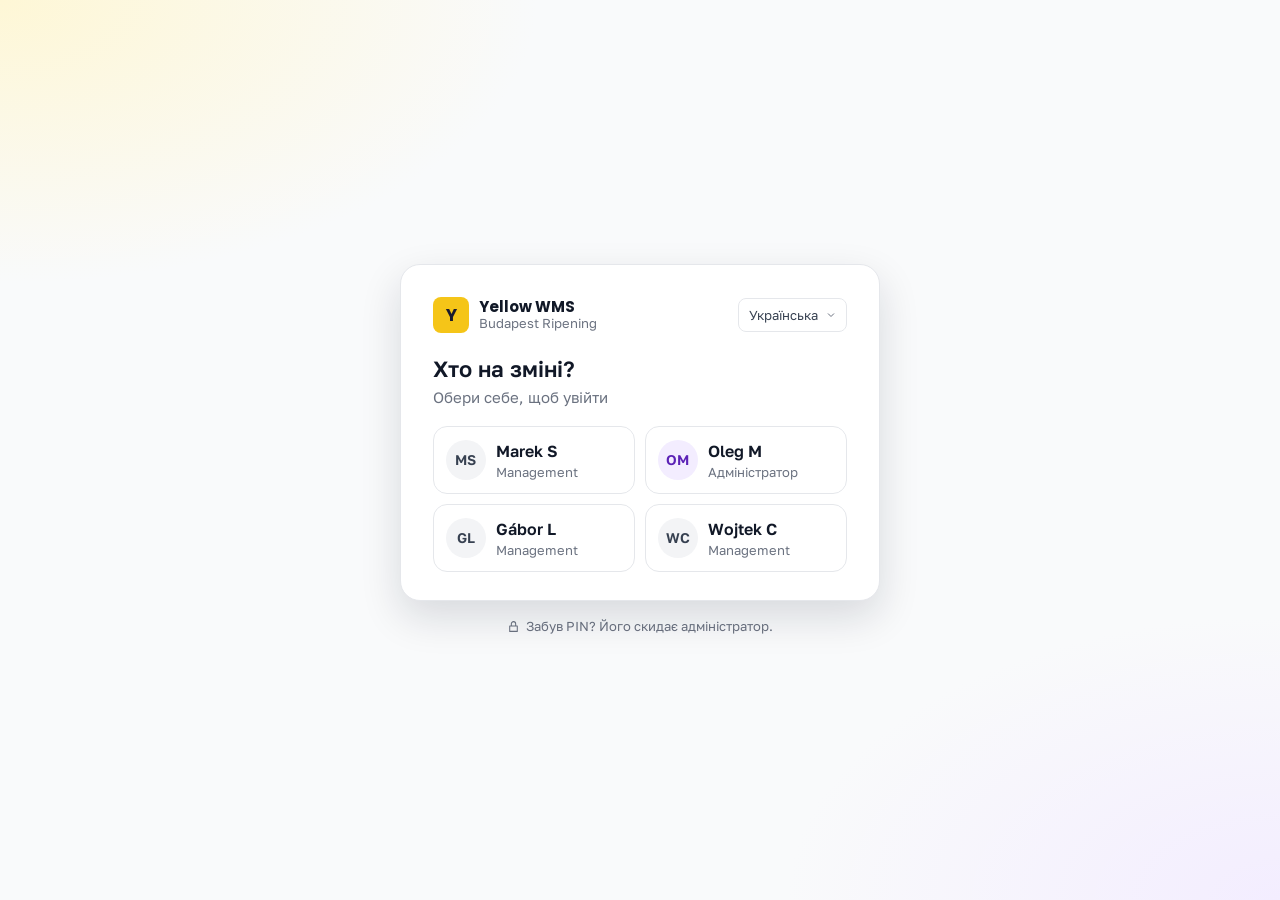
<file: ripening-plan.html>
<!doctype html>
<html lang="en" class="is-auth-pending">
	<head>
		<meta charset="UTF-8">
		<meta name="viewport" content="width=device-width, initial-scale=1.0">
		<link rel="shortcut icon" href="./assets/img/favicon.ico">
		<meta name="description" content="Eight-day ripening plan from chamber placements and gas days">
		<title>Ripening Plan · Yellow WMS</title>
		<script type="module" crossorigin="" src="./js/ripening-plan.min.js?v=1792931513470"></script>
		<link rel="modulepreload" crossorigin="" href="./js/ui.min.js?v=1792931513470">
		<link rel="modulepreload" crossorigin="" href="./js/icon.min.js?v=1792931513470">
		<link rel="modulepreload" crossorigin="" href="./js/site.min.js?v=1792931513470">
		<link rel="modulepreload" crossorigin="" href="./js/app-shell.min.js?v=1792931513470">
		<link rel="modulepreload" crossorigin="" href="./js/toast.min.js?v=1792931513470">
		<link rel="modulepreload" crossorigin="" href="./js/format.min.js?v=1792931513470">
		<link rel="stylesheet" crossorigin="" href="./css/ui.min.css?v=1792931513470">
		<link rel="stylesheet" crossorigin="" href="./css/app-shell.min.css?v=1792931513470">
		<link rel="stylesheet" crossorigin="" href="./css/ripening-plan.min.css?v=1792931513470">
	</head>
	<body>
		<!-- Desktop shell: sidebar · main · drawer (Yellow WMS) -->
		<div data-fls-ui="" data-fls-app-shell="" class="app-shell">
			<!-- app-bar · shown below 992px instead of the sidebar. Burger = template "menu" module (data-fls-menu) -->
			<header class="app-bar" data-fls-lp="">
				<button type="button" class="icon-menu app-bar__burger" data-fls-menu="" aria-label="Menu" aria-controls="app-sidebar">
					<span></span>
				</button>
				<a href="index.html" class="app-bar__brand" aria-label="Yellow WMS · Today">
					<span class="sidebar__logo">Y</span>
				</a>
				<span class="app-bar__title">Ripening Plan</span>
			</header>
			<div class="sidebar-backdrop" data-fls-menu="" aria-hidden="true"></div>
			<aside data-fls-sidebar="" class="sidebar" id="app-sidebar">
				<div class="sidebar__top">
					<a href="index.html" class="sidebar__brand">
						<span class="sidebar__logo">Y</span>
						<span class="sidebar__name">Yellow WMS</span>
					</a>
					<button type="button" class="btn btn--icon sidebar__close" data-fls-menu="" aria-label="Close menu">
						<svg class="icon" aria-hidden="true">
							<use href="./assets/img/spritemap.svg#sprite-close"></use>
						</svg>
					</button>
				</div>
				<div class="sidebar__facility">
					<span class="sidebar__facility-name" data-site-name="">Budapest Ripening</span>
					<span class="sidebar__date" data-sidebar-date="">30 chambers</span>
				</div>
				<nav class="sidebar__nav" aria-label="Main">
					<a href="index.html" data-perm="dashboard.view" class="sidebar__item" aria-current="false" title="Today">
						<svg class="sidebar__icon icon" aria-hidden="true">
							<use href="./assets/img/spritemap.svg#sprite-home"></use>
						</svg>
						<span class="sidebar__label">Today</span>
					</a>
					<a href="chambers.html" data-perm="chambers.view" class="sidebar__item" aria-current="false" title="Chambers">
						<svg class="sidebar__icon icon" aria-hidden="true">
							<use href="./assets/img/spritemap.svg#sprite-grid"></use>
						</svg>
						<span class="sidebar__label">Chambers</span>
					</a>
					<a href="plan-week.html" data-perm="plans.upload" class="sidebar__item" aria-current="false" title="Plan Week">
						<svg class="sidebar__icon icon" aria-hidden="true">
							<use href="./assets/img/spritemap.svg#sprite-calendar"></use>
						</svg>
						<span class="sidebar__label">Plan Week</span>
					</a>
					<a href="ripening-plan.html" data-perm="ripening.generate" class="sidebar__item sidebar__item--active" aria-current="page" title="Ripening Plan">
						<svg class="sidebar__icon icon" aria-hidden="true">
							<use href="./assets/img/spritemap.svg#sprite-flame"></use>
						</svg>
						<span class="sidebar__label">Ripening Plan</span>
					</a>
					<a href="stock.html" data-perm="stock.fill stock.reconcile reports.download" class="sidebar__item" aria-current="false" title="Stock">
						<svg class="sidebar__icon icon" aria-hidden="true">
							<use href="./assets/img/spritemap.svg#sprite-box"></use>
						</svg>
						<span class="sidebar__label">Stock</span>
					</a>
					<a href="reports.html" data-perm="reports.download" class="sidebar__item" aria-current="false" title="Reports">
						<svg class="sidebar__icon icon" aria-hidden="true">
							<use href="./assets/img/spritemap.svg#sprite-chart"></use>
						</svg>
						<span class="sidebar__label">Reports</span>
					</a>
					<a href="scanner.html" data-perm="scanner.receive" class="sidebar__item" aria-current="false" title="Receiving">
						<svg class="sidebar__icon icon" aria-hidden="true">
							<use href="./assets/img/spritemap.svg#sprite-scan"></use>
						</svg>
						<span class="sidebar__label">Receiving</span>
					</a>
					<a href="outbound.html" data-perm="scanner.ship scanner.market" class="sidebar__item" aria-current="false" title="Outbound">
						<svg class="sidebar__icon icon" aria-hidden="true">
							<use href="./assets/img/spritemap.svg#sprite-inbox"></use>
						</svg>
						<span class="sidebar__label">Outbound</span>
					</a>
					<a href="rounds.html" data-perm="chambers.gasday" class="sidebar__item" aria-current="false" title="Rounds">
						<svg class="sidebar__icon icon" aria-hidden="true">
							<use href="./assets/img/spritemap.svg#sprite-clock"></use>
						</svg>
						<span class="sidebar__label">Rounds</span>
					</a>
					<a href="users.html" data-perm="users.manage settings.edit" class="sidebar__item" aria-current="false" title="Settings">
						<svg class="sidebar__icon icon" aria-hidden="true">
							<use href="./assets/img/spritemap.svg#sprite-sliders"></use>
						</svg>
						<span class="sidebar__label">Settings</span>
					</a>
				</nav>
				<!-- interface language (services/i18n.js fills the options) -->
				<select class="lang-select sidebar__lang" data-lang-select="" aria-label="Language"></select>
				<!-- signed-in user · filled by sidebar.js when the session is known -->
				<div class="sidebar__user" data-sidebar-user="">
					<span class="avatar sidebar__avatar" data-slot="avatar" aria-hidden="true"></span>
					<span class="sidebar__user-info">
						<span class="sidebar__user-name" data-slot="name"></span>
						<span class="sidebar__user-role" data-slot="role"></span>
					</span>
					<button type="button" class="btn btn--icon sidebar__logout" data-logout="" aria-label="Sign out" title="Sign out">
						<svg class="icon" aria-hidden="true">
							<use href="./assets/img/spritemap.svg#sprite-logout"></use>
						</svg>
					</button>
				</div>
				<!-- server version from /api/health (filled by sidebar.js) -->
				<span class="sidebar__version" data-sidebar-version="" hidden></span>
			</aside>
			<main class="app-shell__main page">
				<!-- Ripening Plan · 8 days from today, as on the printed plan. Data: GET /api/ui/ripening (ripening-plan.js) -->
				<div data-fls-ripening-plan="" class="ripening" data-page-perm="ripening.generate">
					<header class="page-head">
						<div class="page-head__titles">
							<h1 class="page-head__title">Ripening Plan</h1>
							<p class="page-head__subtitle">
								8 days from today. Rows come from chamber placements and their gas days.
								<span data-slot="generated"></span>
							</p>
						</div>
						<div class="page-head__actions">
							<label class="btn btn--secondary ripening__ggn">
								<svg class="icon" aria-hidden="true">
									<use href="./assets/img/spritemap.svg#sprite-upload"></use>
								</svg>
								Upload GGN
								<input type="file" accept=".xlsx" class="visually-hidden" data-ggn-input="">
							</label>
							<a href="#" class="btn btn--secondary" data-open-file="" hidden>
								<svg class="icon" aria-hidden="true">
									<use href="./assets/img/spritemap.svg#sprite-file-check"></use>
								</svg>
								Open file
							</a>
							<button type="button" class="btn btn--primary" data-generate="">
								<svg class="icon" aria-hidden="true">
									<use href="./assets/img/spritemap.svg#sprite-flame"></use>
								</svg>
								Generate plan
							</button>
						</div>
					</header>
					<!-- Is everything in place for a correct plan? -->
					<ul class="ripening__checks" aria-label="Plan inputs" data-slot="checks"></ul>
					<div class="ripening__toolbar">
						<div class="segmented" role="radiogroup" aria-label="Show" data-segmented="ripening-view">
							<button type="button" class="segmented__option segmented__option--active" role="radio" aria-checked="true" data-value="all">All rows</button>
							<button type="button" class="segmented__option" role="radio" aria-checked="false" data-value="regular">Banana</button>
							<button type="button" class="segmented__option" role="radio" aria-checked="false" data-value="bio">BIO</button>
						</div>
						<p class="ripening__legend">
							<span>
								<i class="ripening__dot ripening__dot--ok"></i>
								in rooms ≈ plan (±50)
							</span>
							<span>
								<i class="ripening__dot ripening__dot--over"></i>
								more than planned
							</span>
							<span>
								<i class="ripening__dot ripening__dot--short"></i>
								less than planned
							</span>
						</p>
					</div>
					<!-- 8 day cards -->
					<div class="ripening__days" data-view="all" data-slot="days"></div>
				</div>
			</main>
		</div>
	</body>
</html>
</file>
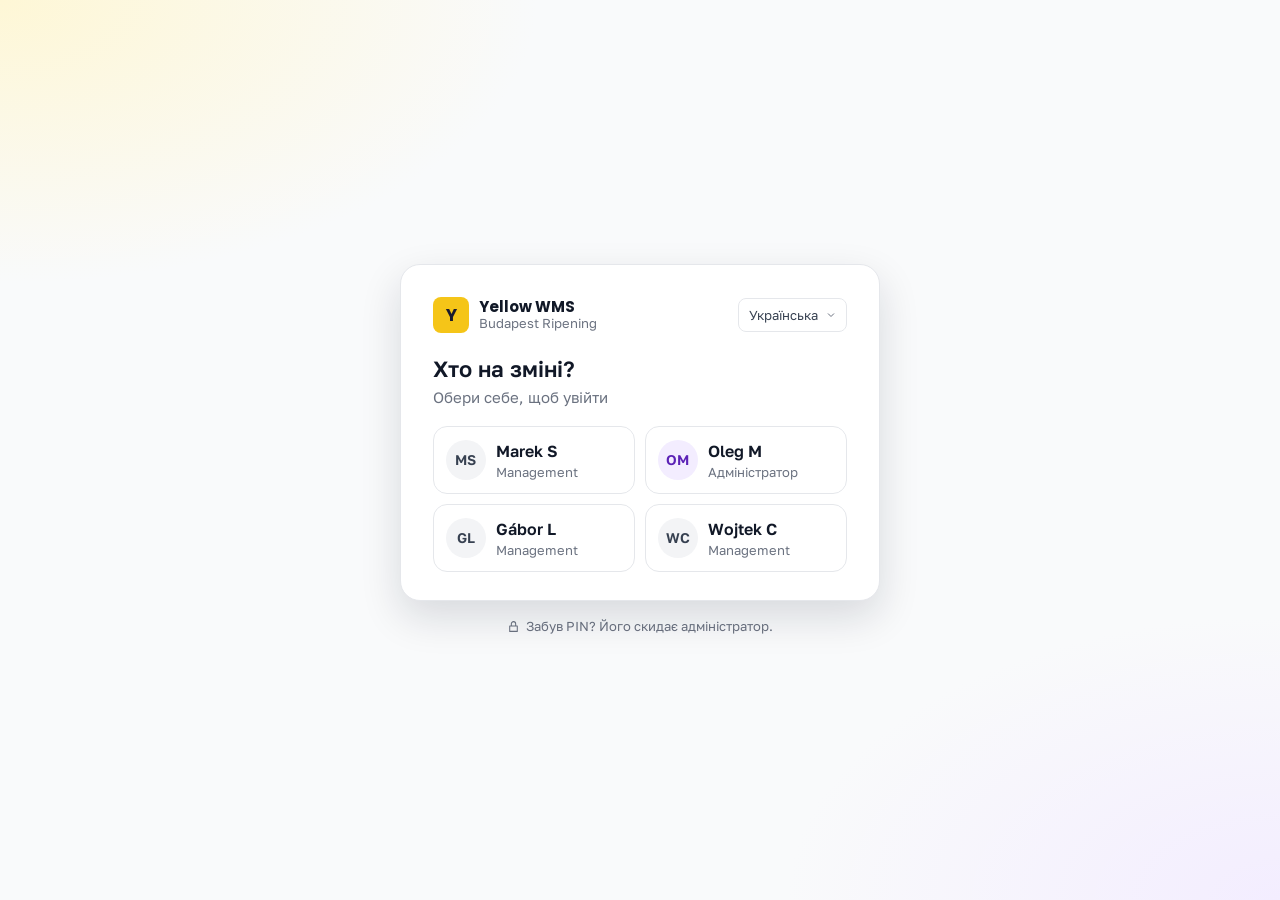
<file: rounds.html>
<!doctype html>
<html lang="uk" class="is-auth-pending">
	<head>
		<meta charset="UTF-8">
		<meta name="viewport" content="width=device-width, initial-scale=1.0">
		<link rel="shortcut icon" href="./assets/img/favicon.ico">
		<meta name="description" content="Обхід камер: колір LS / RS (1–7 з чвертями) і температура, ранок і вечір">
		<title>Обхід · Yellow WMS</title>
		<script type="module" crossorigin="" src="./js/rounds.min.js?v=1792931513467"></script>
		<link rel="modulepreload" crossorigin="" href="./js/ui.min.js?v=1792931513467">
		<link rel="modulepreload" crossorigin="" href="./js/icon.min.js?v=1792931513467">
		<link rel="modulepreload" crossorigin="" href="./js/toast.min.js?v=1792931513467">
		<link rel="stylesheet" crossorigin="" href="./css/ui.min.css?v=1792931513467">
		<link rel="stylesheet" crossorigin="" href="./css/rounds.min.css?v=1792931513467">
		<link rel="stylesheet" crossorigin="" href="./css/topbar.min.css?v=1792931513467">
	</head>
	<body class="mobile">
		<!-- Mobile shell: navy top bar · one task per screen · action in the thumb zone -->
		<div data-fls-ui="" class="mobile__app">
			<!--
Ripening round (обхід): for every chamber the colour of each side (from/to on the 1–7 scale with
steps 3 → 3* → 3+ → 4) and the temperature. Morning / evening. Logic: rounds.js, server: /api/rounds
-->
			<div data-fls-rounds="" class="rounds" data-page-perm="chambers.gasday">
				<!-- topbar · mobile header (navy). Title & sync state are updated by the page script. -->
				<header data-fls-topbar="" class="topbar">
					<button type="button" class="topbar__back" data-back="" aria-label="Назад">
						<svg class="icon" aria-hidden="true">
							<use href="./assets/img/spritemap.svg#sprite-chevron-left"></use>
						</svg>
					</button>
					<h1 class="topbar__title" data-topbar-title="">Склад</h1>
					<button type="button" class="sync-pill sync-pill--online" data-sync-pill="" data-go="queue" aria-live="polite">
						<span class="sync-pill__dot" aria-hidden="true"></span>
						<span class="sync-pill__label">онлайн</span>
					</button>
				</header>
				<section class="screen" data-title="Обхід">
					<div class="screen__body">
						<div class="rounds__head">
							<div class="segmented segmented--lg" role="radiogroup" aria-label="Обхід" data-kind="">
								<button type="button" class="segmented__option" role="radio" aria-checked="false" data-value="morning">Ранок</button>
								<button type="button" class="segmented__option" role="radio" aria-checked="false" data-value="evening">Вечір</button>
							</div>
							<label class="rounds__all">
								<input type="checkbox" data-all="">
								Усі камери
							</label>
						</div>
						<p class="screen__hint" data-summary=""></p>
						<div class="rounds__list" data-list=""></div>
					</div>
					<div class="screen__footer screen__footer--plain">
						<div class="toast-slot" data-toasts=""></div>
					</div>
				</section>
				<template id="round-card">
					<article class="round-card">
						<header class="round-card__head">
							<span class="round-card__num" data-slot="num"></span>
							<span class="round-card__meta">
								<b data-slot="supplier"></b>
								<span data-slot="gas"></span>
							</span>
							<span class="round-card__done" data-slot="done" hidden>✓</span>
						</header>
						<div class="round-card__side" data-side="ls">
							<span class="round-card__label">LS</span>
							<div class="round-card__steps" data-steps=""></div>
							<input class="field__input round-card__text" data-text="" placeholder="3+/4" inputmode="text" autocapitalize="off" spellcheck="false">
						</div>
						<div class="round-card__side" data-side="rs">
							<span class="round-card__label">RS</span>
							<div class="round-card__steps" data-steps=""></div>
							<input class="field__input round-card__text" data-text="" placeholder="4" inputmode="text" autocapitalize="off" spellcheck="false">
						</div>
						<div class="round-card__row">
							<label class="round-card__temp">
								<span>Температура</span>
								<input class="field__input" type="number" inputmode="decimal" step="0.1" min="-5" max="40" data-temp="">
								°C
							</label>
							<button type="button" class="btn btn--primary btn--lg" data-save="">Зберегти</button>
						</div>
						<p class="round-card__last" data-slot="last"></p>
					</article>
				</template>
			</div>
		</div>
	</body>
</html>
</file>
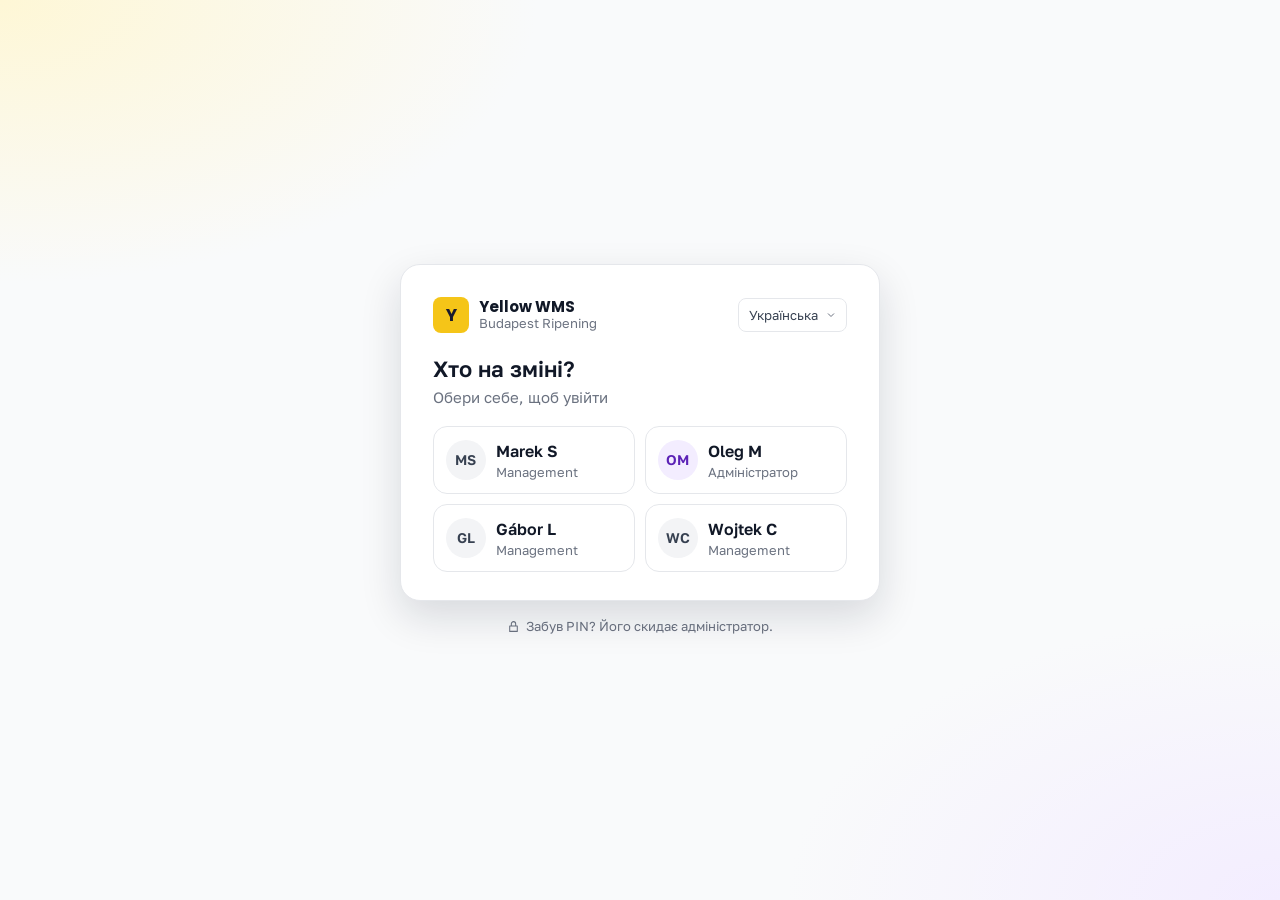
<file: scanner.html>
<!doctype html>
<html lang="uk" class="is-auth-pending">
	<head>
		<meta charset="UTF-8">
		<meta name="viewport" content="width=device-width, initial-scale=1.0">
		<link rel="shortcut icon" href="./assets/img/favicon.ico">
		<meta name="description" content="Приймання: контейнер → палети по коморах, переміщення">
		<title>Приймання · Yellow WMS</title>
		<script type="module" crossorigin="" src="./js/ui.min.js?v=1792931513465"></script>
		<script type="module" crossorigin="" src="./js/icon.min.js?v=1792931513465"></script>
		<script type="module" crossorigin="" src="./js/format.min.js?v=1792931513465"></script>
		<script type="module" crossorigin="" src="./js/_damage.min.js?v=1792931513465"></script>
		<script type="module" crossorigin="" src="./js/scanner2.min.js?v=1792931513465"></script>
		<link rel="stylesheet" crossorigin="" href="./css/ui.min.css?v=1792931513465">
		<link rel="stylesheet" crossorigin="" href="./css/_damage.min.css?v=1792931513465">
		<link rel="stylesheet" crossorigin="" href="./css/scanner.min.css?v=1792931513465">
		<link rel="stylesheet" crossorigin="" href="./css/topbar.min.css?v=1792931513465">
		<link rel="stylesheet" crossorigin="" href="./css/camera-overlay.min.css?v=1792931513465">
	</head>
	<body class="mobile">
		<!-- Mobile shell: navy top bar · one task per screen · action in the thumb zone -->
		<div data-fls-ui="" class="mobile__app">
			<div data-fls-scanner="" class="scanner" data-offline-ok="" data-page-perm="scanner.receive scanner.ship scanner.market">
				<!-- topbar · mobile header (navy). Title & sync state are updated by the page script. -->
				<header data-fls-topbar="" class="topbar">
					<button type="button" class="topbar__back" data-back="" aria-label="Назад">
						<svg class="icon" aria-hidden="true">
							<use href="./assets/img/spritemap.svg#sprite-chevron-left"></use>
						</svg>
					</button>
					<h1 class="topbar__title" data-topbar-title="">Склад</h1>
					<button type="button" class="sync-pill sync-pill--online" data-sync-pill="" data-go="queue" aria-live="polite">
						<span class="sync-pill__dot" aria-hidden="true"></span>
						<span class="sync-pill__label">онлайн</span>
					</button>
				</header>
				<div class="banner banner--offline banner--bar" data-offline-banner="" hidden role="status">
					<svg class="icon banner__icon" aria-hidden="true">
						<use href="./assets/img/spritemap.svg#sprite-wifi-off"></use>
					</svg>
					<div class="banner__body">
						<b class="banner__title">Немає зв'язку</b>
						<span>
							Працюй далі. Операцій на телефоні:
							<span data-queue-count="">0</span>
							— відправляться автоматично.
						</span>
					</div>
				</div>
				<!-- E1 · Scan home ===================================================== -->
				<section class="screen" data-screen="home" data-title="Склад">
					<div class="screen__body screen__body--roomy">
						<div class="scanner__who" data-scanner-user="" hidden>
							<span class="avatar" data-slot="avatar" aria-hidden="true"></span>
							<span class="scanner__who-name" data-slot="name"></span>
							<button type="button" class="scanner__switch" data-logout="">Змінити користувача</button>
							<select class="lang-select scanner__lang" data-lang-select="" aria-label="Language"></select>
						</div>
						<h2 class="screen__title" data-only="in">Розпочати підрахунок</h2>
						<h2 class="screen__title" data-only="out" hidden>Знайти контейнер</h2>
						<form class="scan-input" data-scan-form="" autocomplete="off">
							<label class="scan-input__field">
								<svg class="icon" aria-hidden="true">
									<use href="./assets/img/spritemap.svg#sprite-keyboard"></use>
								</svg>
								<span class="visually-hidden">Код контейнера</span>
								<input class="scan-input__input" name="code" placeholder="MNBU…" inputmode="text" autocapitalize="characters" spellcheck="false" enterkeyhint="go">
							</label>
							<button type="button" class="scan-input__camera" data-camera="" aria-label="Сканувати камерою">
								<svg class="icon" aria-hidden="true">
									<use href="./assets/img/spritemap.svg#sprite-scan"></use>
								</svg>
							</button>
						</form>
						<p class="screen__hint" data-scan-hint="">Сканером, камерою або вручну</p>
						<p class="screen__hint" data-only="out" hidden>Скануй контейнер, щоб перемістити або списати.</p>
						<!-- Відвантаження: issue by order (old order scanner, no QR pairing), market / write-off, day balance -->
						<div class="action-card__grid" data-only="out" hidden>
							<button type="button" class="action-card" data-go="issue-orders">
								<svg class="icon" aria-hidden="true">
									<use href="./assets/img/spritemap.svg#sprite-file-check"></use>
								</svg>
								Видача за замовленням
							</button>
							<button type="button" class="action-card" data-go="market">
								<svg class="icon" aria-hidden="true">
									<use href="./assets/img/spritemap.svg#sprite-box"></use>
								</svg>
								Маркет-палета
							</button>
							<button type="button" class="action-card" data-go="balance">
								<svg class="icon" aria-hidden="true">
									<use href="./assets/img/spritemap.svg#sprite-chart"></use>
								</svg>
								Баланс дня
							</button>
						</div>
					</div>
					<div class="screen__footer screen__footer--plain">
						<div class="toast-slot" data-toasts=""></div>
						<p class="check-line check-line--sync" data-sync-line="">
							<svg class="icon" aria-hidden="true">
								<use href="./assets/img/spritemap.svg#sprite-check"></use>
							</svg>
							<span data-sync-text="">Готово до роботи</span>
						</p>
						<button type="submit" form="" class="btn btn--primary btn--xl btn--block" data-scan-submit="">Далі</button>
					</div>
				</section>
				<!-- E2 · Receive pallet ================================================ -->
				<section class="screen" data-screen="receive" data-title="Приймання" hidden>
					<div class="screen__body">
						<article class="container-card">
							<div class="container-card__top">
								<span class="container-card__code" data-slot="code"></span>
								<span class="container-card__meta" data-slot="pickup"></span>
							</div>
							<span class="container-card__meta" data-slot="meta"></span>
							<span class="progress progress--success" data-receive-bar="" style="--value: 0%">
								<span class="progress__fill"></span>
							</span>
							<span class="container-card__count">
								<b data-receive-counted="">0</b>
								<span data-receive-expected=""></span>
								ящ. · палета
								<span data-receive-pallet="">1</span>
							</span>
						</article>
						<div class="screen__row">
							<label class="field field--lg">
								<span class="field__label">Комора</span>
								<input class="field__input" type="number" inputmode="numeric" min="1" max="29" data-chamber-input="">
							</label>
							<div class="field field--lg">
								<span class="field__label" id="side-label">Сторона</span>
								<div class="segmented segmented--lg" role="radiogroup" aria-labelledby="side-label" data-segmented="side">
									<button type="button" class="segmented__option segmented__option--active" role="radio" aria-checked="true" data-value="LS">LS</button>
									<button type="button" class="segmented__option" role="radio" aria-checked="false" tabindex="-1" data-value="RS">RS</button>
								</div>
							</div>
						</div>
						<p class="screen__hint screen__hint--tight" data-chamber-hint="">Комори 1–29</p>
						<label class="field field--lg field--mono" data-plant-field="">
							<span class="field__label">Код плантації</span>
							<input class="field__input" spellcheck="false" autocapitalize="characters" data-plant-input="">
						</label>
						<p class="screen__hint screen__hint--tight" data-plant-hint="">Необов’язково для BIO</p>
						<div class="field field--lg">
							<span class="field__label" id="qty-label">Ящиків на палеті</span>
							<div class="qty-picker" role="radiogroup" aria-labelledby="qty-label" data-value="48">
								<button type="button" class="qty-picker__option qty-picker__option--active" role="radio" aria-checked="true" data-value="48">
									48
									<span class="qty-picker__sub">повна</span>
								</button>
								<button type="button" class="qty-picker__option" role="radio" aria-checked="false" data-value="40">40</button>
								<button type="button" class="qty-picker__option" role="radio" aria-checked="false" data-value="32">32</button>
								<button type="button" class="qty-picker__option" role="radio" aria-checked="false" data-value="24">24</button>
								<label class="qty-picker__manual">
									<span class="visually-hidden">Інша кількість</span>
									<input class="field__input" type="number" inputmode="numeric" min="1" placeholder="інша кількість">
								</label>
							</div>
						</div>
					</div>
					<div class="screen__footer">
						<div class="toast-slot" data-toasts=""></div>
						<button type="button" class="btn btn--primary btn--xl btn--block" data-add-pallet="">
							+ Палета ·
							<span data-qty-label="">48</span>
							ящ.
						</button>
						<button type="button" class="btn btn--secondary btn--lg btn--block" data-go="complete">Завершити контейнер</button>
					</div>
				</section>
				<!-- E3 · Complete container =========================================== -->
				<section class="screen" data-screen="complete" data-title="Завершення" hidden>
					<div class="screen__body">
						<article class="container-card">
							<span class="container-card__code" data-slot="code"></span>
							<div class="container-card__stats">
								<span class="container-card__stat">
									<span>Очікувано</span>
									<b data-slot="expected">—</b>
								</span>
								<span class="container-card__stat">
									<span>Пораховано</span>
									<b data-slot="counted">0</b>
								</span>
								<span class="container-card__stat container-card__stat--warn" data-slot="diff-box">
									<span>Різниця</span>
									<b data-diff="">0</b>
								</span>
							</div>
						</article>
						<span class="screen__label">Поясни різницю</span>
						<div class="screen__row-3" data-explain="">
							<label class="field field--number-xl">
								<span class="field__label">DEC (SM)</span>
								<input class="field__input" type="number" inputmode="numeric" min="0" value="0" data-explain-input="" data-cat="DEC">
							</label>
							<label class="field field--number-xl">
								<span class="field__label">GS (ZM)</span>
								<input class="field__input" type="number" inputmode="numeric" min="0" value="0" data-explain-input="" data-cat="GS">
							</label>
							<label class="field field--number-xl">
								<span class="field__label">R+T</span>
								<input class="field__input" type="number" inputmode="numeric" min="0" value="0" data-explain-input="" data-cat="RT">
							</label>
						</div>
						<p class="check-line check-line--bad" data-explain-result="" aria-live="polite">
							<svg class="icon" aria-hidden="true">
								<use href="./assets/img/spritemap.svg#sprite-check"></use>
							</svg>
							<span>Все пояснено</span>
						</p>
						<!-- damage found at receiving: defects from the reference + photos (sent right away) -->
						<span class="screen__label">Пошкодження</span>
						<div class="damage-box">
							<div class="damage-box__chips" data-slot="damage-chips">
								<span class="damage-box__none">Не вибрано</span>
							</div>
							<div class="screen__row">
								<button type="button" class="btn btn--secondary btn--lg" data-damage-pick="">Вибрати дефекти</button>
								<label class="btn btn--secondary btn--lg damage-box__photo">
									<svg class="icon" aria-hidden="true">
										<use href="./assets/img/spritemap.svg#sprite-camera"></use>
									</svg>
									Фото
									<input type="file" accept="image/*" capture="environment" multiple class="visually-hidden" data-damage-photo="">
								</label>
							</div>
							<button type="button" class="btn btn--ghost btn--block damage-box__ref" data-damage-ref="">
								<svg class="icon" aria-hidden="true">
									<use href="./assets/img/spritemap.svg#sprite-alert-circle"></use>
								</svg>
								Довідник дефектів
							</button>
							<label class="field" data-damage-for-row="" hidden>
								<span class="field__label">Фото до дефекту</span>
								<select class="field__input" data-damage-for=""></select>
							</label>
							<div class="damage-thumbs" data-slot="damage-thumbs"></div>
						</div>
					</div>
					<div class="screen__footer">
						<div class="toast-slot" data-toasts=""></div>
						<button type="button" class="btn btn--primary btn--xl btn--block" data-complete="">Зберегти і завершити</button>
						<button type="button" class="btn btn--secondary btn--lg btn--block" data-back-to="receive">Назад до приймання</button>
					</div>
				</section>
				<!-- E4 · Container in chamber ========================================= -->
				<section class="screen" data-screen="container" data-title="Контейнер" hidden>
					<div class="screen__body">
						<article class="container-card">
							<span class="container-card__code" data-slot="code"></span>
							<span class="container-card__meta" data-slot="meta"></span>
						</article>
						<span class="screen__label">У коморах</span>
						<div class="place-list" data-slot="places"></div>
						<div class="screen__row">
							<button type="button" class="btn btn--secondary btn--lg" data-go="move">
								<svg class="icon" aria-hidden="true">
									<use href="./assets/img/spritemap.svg#sprite-arrow-right"></use>
								</svg>
								Перемістити
							</button>
							<button type="button" class="btn btn--danger btn--lg" data-go="writeoff" data-only="out" hidden>
								<svg class="icon" aria-hidden="true">
									<use href="./assets/img/spritemap.svg#sprite-trash"></use>
								</svg>
								Списати
							</button>
						</div>
					</div>
					<div class="screen__footer" data-only="in">
						<button type="button" class="btn btn--primary btn--xl btn--block" data-go="receive">+ Додати палету</button>
					</div>
				</section>
				<!-- E5 · Move ========================================================== -->
				<section class="screen" data-screen="move" data-title="Перемістити" hidden>
					<div class="screen__body">
						<span class="container-card__code" data-slot="code"></span>
						<span class="screen__label" id="move-from">Звідки</span>
						<div class="place-list place-list--grid" role="radiogroup" aria-labelledby="move-from" data-source="" data-slot="move-sources"></div>
						<div class="screen__row">
							<label class="field field--lg">
								<span class="field__label">Куди · комора</span>
								<input class="field__input" type="number" inputmode="numeric" min="1" max="29" data-move-to="">
							</label>
							<div class="field field--lg">
								<span class="field__label" id="move-side">Сторона</span>
								<div class="segmented segmented--lg" role="radiogroup" aria-labelledby="move-side" data-segmented="move-side">
									<button type="button" class="segmented__option segmented__option--active" role="radio" aria-checked="true" data-value="LS">LS</button>
									<button type="button" class="segmented__option" role="radio" aria-checked="false" tabindex="-1" data-value="RS">RS</button>
								</div>
							</div>
						</div>
						<p class="screen__hint screen__hint--tight" data-move-hint="">Комори 1–29</p>
						<div class="field field--lg field--number-xl">
							<label class="field__label" for="move-qty">Кількість ящиків</label>
							<div class="screen__qty">
								<input class="field__input" id="move-qty" type="number" inputmode="numeric" min="1" data-move-qty="">
								<button type="button" class="screen__all" data-move-all="">
									Усе
									<small data-move-max="">0</small>
								</button>
							</div>
						</div>
					</div>
					<div class="screen__footer">
						<div class="toast-slot" data-toasts=""></div>
						<button type="button" class="btn btn--primary btn--xl btn--block" data-move-submit="">Перемістити</button>
					</div>
				</section>
				<!-- E5 · Write-off ===================================================== -->
				<section class="screen" data-screen="writeoff" data-title="Списати" hidden>
					<div class="screen__body">
						<span class="container-card__code" data-slot="code"></span>
						<span class="screen__label" id="wo-from">Звідки</span>
						<div class="place-list place-list--grid" role="radiogroup" aria-labelledby="wo-from" data-source="" data-slot="wo-sources"></div>
						<span class="screen__label" id="wo-cat">Категорія</span>
						<div class="segmented segmented--lg segmented--tall" role="radiogroup" aria-labelledby="wo-cat" data-segmented="wo-category">
							<button type="button" class="segmented__option segmented__option--active" role="radio" aria-checked="true" data-value="R+T">
								R+T
								<small>маркет</small>
							</button>
							<button type="button" class="segmented__option" role="radio" aria-checked="false" tabindex="-1" data-value="GS">
								GS
								<small>зелені</small>
							</button>
							<button type="button" class="segmented__option" role="radio" aria-checked="false" tabindex="-1" data-value="DEC">
								DEC
								<small>утилізація</small>
							</button>
						</div>
						<label class="field field--lg field--number-xl">
							<span class="field__label">Кількість ящиків</span>
							<input class="field__input" type="number" inputmode="numeric" min="1" data-wo-qty="">
						</label>
						<p class="screen__hint">Ящики підуть у комору 30 (CITRO).</p>
					</div>
					<div class="screen__footer">
						<div class="toast-slot" data-toasts=""></div>
						<button type="button" class="btn btn--danger-solid btn--xl btn--block" data-wo-submit="">Списати</button>
					</div>
				</section>
				<!-- E6 · Market pallet ================================================= -->
				<section class="screen" data-screen="market" data-title="Маркет-палета" hidden>
					<div class="screen__body">
						<div class="segmented segmented--lg segmented--tall" role="radiogroup" aria-label="Категорія палети" data-segmented="market-category">
							<button type="button" class="segmented__option segmented__option--active" role="radio" aria-checked="true" data-value="R+T">
								R+T
								<small>маркет</small>
							</button>
							<button type="button" class="segmented__option" role="radio" aria-checked="false" tabindex="-1" data-value="GS">
								GS
								<small>зелені</small>
							</button>
							<button type="button" class="segmented__option" role="radio" aria-checked="false" tabindex="-1" data-value="DEC">
								DEC
								<small>утилізація</small>
							</button>
						</div>
						<span class="screen__label">Скануй коробку · кожен скан = +1</span>
						<form class="scan-input scan-input--sm" data-market-form="" autocomplete="off">
							<label class="scan-input__field">
								<svg class="icon" aria-hidden="true">
									<use href="./assets/img/spritemap.svg#sprite-keyboard"></use>
								</svg>
								<span class="visually-hidden">Код контейнера на коробці</span>
								<input class="scan-input__input" name="code" placeholder="код коробки" autocapitalize="characters" spellcheck="false" enterkeyhint="done">
							</label>
							<button type="button" class="scan-input__camera" data-camera="" aria-label="Сканувати камерою">
								<svg class="icon" aria-hidden="true">
									<use href="./assets/img/spritemap.svg#sprite-scan"></use>
								</svg>
							</button>
						</form>
						<ul class="market-list" data-market-list=""></ul>
						<template id="market-row">
							<li class="market-list__item is-fresh">
								<span class="market-list__code"></span>
								<input class="market-list__count" type="number" inputmode="numeric" min="0" value="1">
								<button type="button" class="market-list__remove">
									<svg class="icon" aria-hidden="true">
										<use href="./assets/img/spritemap.svg#sprite-close"></use>
									</svg>
								</button>
							</li>
						</template>
						<p class="market-list__total">
							<span>Разом</span>
							<b>
								<span data-market-total="">0</span>
								<small>ящ.</small>
							</b>
						</p>
					</div>
					<div class="screen__footer">
						<p class="market-list__last" data-market-last="" aria-live="polite"></p>
						<div class="toast-slot" data-toasts=""></div>
						<button type="button" class="btn btn--primary btn--xl btn--block" data-market-save="">Зберегти палету</button>
						<button type="button" class="btn btn--secondary btn--lg btn--block" data-market-clear="">Очистити</button>
					</div>
				</section>
				<!-- E7 · Day balance =================================================== -->
				<section class="screen" data-screen="balance" data-title="Баланс дня" hidden>
					<div class="screen__body">
						<label class="field field--lg">
							<span class="visually-hidden">День</span>
							<input class="field__input screen__date" type="date" data-balance-date="">
						</label>
						<div class="banner banner--danger banner--compact" data-balance-banner="" hidden>
							<div class="banner__body" data-slot="balance-note"></div>
						</div>
						<div class="balance-list" data-slot="balance"></div>
					</div>
				</section>
				<!-- E8 · Sync queue ==================================================== -->
				<section class="screen" data-screen="queue" data-title="Черга синхронізації" hidden>
					<div class="screen__body">
						<span class="screen__label" data-slot="rejected-label" hidden></span>
						<div class="sync-queue" data-slot="rejected"></div>
						<span class="screen__label" data-slot="pending-label">Очікують · 0</span>
						<div class="sync-queue" data-slot="pending"></div>
						<p class="sync-queue__note" data-slot="queue-note">Операції відправляються по черзі, щойно є мережа.</p>
					</div>
					<div class="screen__footer">
						<div class="toast-slot" data-toasts=""></div>
						<button type="button" class="btn btn--primary btn--xl btn--block" data-send-now="">Надіслати зараз</button>
					</div>
				</section>
				<!-- E9 · Order issue: orders of the day ================================ -->
				<section class="screen" data-screen="issue-orders" data-title="Видача за замовленням" hidden>
					<div class="screen__body">
						<div class="issue__dates">
							<label class="field field--lg">
								<span class="visually-hidden">День</span>
								<input class="field__input screen__date" type="date" data-issue-date="">
							</label>
							<button type="button" class="btn btn--secondary btn--lg" data-issue-day="0">Сьогодні</button>
							<button type="button" class="btn btn--secondary btn--lg" data-issue-day="1">Завтра</button>
						</div>
						<div class="issue__orders" data-slot="issue-orders"></div>
					</div>
					<div class="screen__footer screen__footer--plain">
						<div class="toast-slot" data-toasts=""></div>
					</div>
				</section>
				<!-- E10 · Order issue: preparation ===================================== -->
				<section class="screen" data-screen="issue-prep" data-title="Підготовка" hidden>
					<div class="screen__body">
						<div class="issue__card">
							<b data-slot="issue-prep-title"></b>
							<span data-slot="issue-prep-sub"></span>
							<span class="issue__qty" data-slot="issue-prep-qty"></span>
						</div>
						<div class="issue__confirm" data-issue-confirm="" hidden>
							<div class="banner banner--compact">
								<div class="banner__body">У замовленні 0 ящиків. Підтвердь кількість, щоб почати.</div>
							</div>
							<label class="field field--lg">
								<span class="field__label">Кількість ящиків</span>
								<input class="field__input" type="number" inputmode="numeric" min="1" data-issue-confirm-qty="">
							</label>
							<button type="button" class="btn btn--primary btn--lg btn--block" data-issue-confirm-save="">Підтвердити кількість</button>
						</div>
						<span class="screen__label">Кількість ліній для сканування</span>
						<div class="issue__stepper">
							<button type="button" class="btn btn--secondary btn--lg" data-issue-step="-1" aria-label="Менше ліній">−</button>
							<input class="field__input issue__count" type="number" inputmode="numeric" min="1" value="1" data-issue-lines="" aria-label="Кількість ліній для сканування">
							<button type="button" class="btn btn--secondary btn--lg" data-issue-step="1" aria-label="Більше ліній">+</button>
						</div>
						<span class="screen__label">Як сканувати</span>
						<div class="segmented segmented--lg segmented--tall issue__mode" role="radiogroup" aria-label="Як сканувати" data-segmented="issue-mode">
							<button type="button" class="segmented__option segmented__option--active" role="radio" aria-checked="true" data-value="serial">
								Серійне сканування
								<small>камера · +1 за код</small>
							</button>
							<button type="button" class="segmented__option" role="radio" aria-checked="false" tabindex="-1" data-value="qty">
								Введення кількості
								<small>код, потім кількість</small>
							</button>
						</div>
						<ol class="issue__preview" data-slot="issue-lines-preview"></ol>
						<section class="issue__stk">
							<span class="screen__label">Стікери</span>
							<div class="issue__stk-row">
								<label class="field field--lg">
									<span class="field__label">Комора</span>
									<input class="field__input" type="number" inputmode="numeric" min="1" data-stk-chamber="">
								</label>
								<label class="field field--lg">
									<span class="field__label">Код плантації</span>
									<input class="field__input" autocapitalize="characters" spellcheck="false" placeholder="напр. BAN215" data-stk-plant="">
								</label>
							</div>
							<label class="field">
								<span class="field__label">Шаблон</span>
								<select class="field__input" data-stk-template="" data-no-i18n=""></select>
							</label>
							<div data-slot="stk-inputs"></div>
							<div class="issue__stk-row" data-stk-gln-row="" hidden>
								<label class="field field--lg">
									<span class="field__label">GLN</span>
									<input class="field__input" inputmode="numeric" maxlength="13" spellcheck="false" data-stk-gln="">
								</label>
								<button type="button" class="btn btn--secondary btn--lg" data-stk-gln-save="">Зберегти GLN</button>
							</div>
							<p class="screen__hint" data-slot="stk-gln-src"></p>
							<p class="issue__stk-info" data-slot="stk-info"></p>
							<div class="banner banner--compact" data-slot="stk-warn" hidden></div>
							<div class="issue__stk-preview" data-slot="stk-preview" data-no-i18n=""></div>
							<div class="issue__stk-row">
								<label class="field field--lg">
									<span class="field__label">Кількість стікерів</span>
									<input class="field__input" type="number" inputmode="numeric" min="1" data-stk-copies="">
								</label>
								<button type="button" class="btn btn--secondary btn--lg" data-stk-print="" disabled>Друкувати</button>
							</div>
							<div class="issue__stk-log" data-stk-log="" hidden>
								<p class="issue__stk-log-title">Надруковано для цього замовлення</p>
								<ul data-slot="stk-log" data-no-i18n=""></ul>
							</div>
						</section>
					</div>
					<div class="screen__footer">
						<div class="toast-slot" data-toasts=""></div>
						<button type="button" class="btn btn--primary btn--xl btn--block" data-issue-start="">Почати сканування</button>
					</div>
				</section>
				<!-- E11 · Order issue: scanning ======================================== -->
				<section class="screen" data-screen="issue-scan" data-title="Сканування" hidden>
					<div class="screen__body">
						<p class="issue__head">
							<b data-slot="issue-scan-title"></b>
							<span data-slot="issue-progress-text"></span>
						</p>
						<span class="progress progress--lg progress--banana" data-slot="issue-progress" role="presentation">
							<span class="progress__fill"></span>
						</span>
						<ol class="issue__lines" data-slot="issue-lines"></ol>
						<span class="screen__label" data-issue-mode-only="serial">Серійне сканування · кожен код = +1 ящ.</span>
						<span class="screen__label" data-issue-mode-only="qty" hidden>Скануй код, потім вкажи кількість</span>
						<form class="scan-input scan-input--sm" data-issue-form="" autocomplete="off">
							<label class="scan-input__field">
								<svg class="icon" aria-hidden="true">
									<use href="./assets/img/spritemap.svg#sprite-keyboard"></use>
								</svg>
								<span class="visually-hidden">Код контейнера на коробці</span>
								<input class="scan-input__input" name="code" placeholder="код коробки" autocapitalize="characters" spellcheck="false" enterkeyhint="done">
							</label>
							<button type="button" class="scan-input__camera" data-issue-camera="" aria-label="Сканувати камерою">
								<svg class="icon" aria-hidden="true">
									<use href="./assets/img/spritemap.svg#sprite-scan"></use>
								</svg>
							</button>
						</form>
						<div class="issue__qty-panel" data-issue-qtypanel="" hidden>
							<p class="issue__qty-code">
								<span>Код</span>
								<b data-slot="issue-qty-code"></b>
							</p>
							<p class="issue__stock" data-slot="issue-qty-stock" aria-live="polite"></p>
							<div class="qty-picker" role="radiogroup" aria-label="Кількість ящиків" data-issue-picker="">
								<div class="qty-picker__options"></div>
								<label class="qty-picker__manual">
									<span class="visually-hidden">Інша кількість</span>
									<input class="field__input" type="number" inputmode="numeric" min="1" placeholder="інша кількість">
								</label>
							</div>
							<button type="button" class="btn btn--primary btn--xl btn--block" data-issue-qty-add="">
								Додати ·
								<span data-slot="issue-qty-label">0</span>
								ящ.
							</button>
							<button type="button" class="btn btn--secondary btn--lg btn--block" data-issue-qty-cancel="">Скасувати</button>
						</div>
						<div class="issue__qty-panel" data-issue-nolabel="" hidden>
							<p class="issue__qty-code">
								<span>Ящики без номера контейнера</span>
							</p>
							<label class="field field--lg">
								<span class="field__label">З якої комори</span>
								<input class="field__input" type="number" inputmode="numeric" min="1" data-issue-nl-chamber="">
							</label>
							<label class="field field--lg">
								<span class="field__label">Код плантації (якщо видно)</span>
								<input class="field__input" autocapitalize="characters" spellcheck="false" placeholder="напр. BAN215" data-issue-nl-plant="">
							</label>
							<button type="button" class="btn btn--secondary btn--lg btn--block" data-issue-nl-find="">Підібрати контейнер</button>
							<div class="issue__candidates" data-slot="issue-nl-list"></div>
							<label class="field field--lg">
								<span class="field__label">Кількість ящиків</span>
								<input class="field__input" type="number" inputmode="numeric" min="1" data-issue-nl-qty="">
							</label>
							<button type="button" class="btn btn--primary btn--xl btn--block" data-issue-nl-add="" disabled>
								Додати ·
								<span data-slot="issue-nl-label">0</span>
								ящ.
							</button>
							<button type="button" class="btn btn--secondary btn--lg btn--block" data-issue-nl-plain="">Додати без номера</button>
							<button type="button" class="btn btn--secondary btn--lg btn--block" data-issue-nl-cancel="">Скасувати</button>
						</div>
						<div class="issue__tools">
							<button type="button" class="btn btn--secondary issue__typeqty" data-issue-typeqty="">Ввести кількість</button>
							<button type="button" class="btn btn--secondary" data-issue-nosticker="">Без наклейки</button>
							<button type="button" class="btn btn--secondary" data-issue-undo="">Скасувати останній</button>
						</div>
						<p class="market-list__last" data-slot="issue-last" aria-live="polite"></p>
						<p class="issue__stock" data-slot="issue-stock" aria-live="polite" hidden></p>
					</div>
					<div class="screen__footer">
						<div class="toast-slot" data-toasts=""></div>
						<button type="button" class="btn btn--primary btn--xl btn--block" data-go="issue-summary">Підсумок</button>
						<button type="button" class="btn btn--danger btn--lg btn--block" data-issue-cancel="">Скасувати видачу</button>
					</div>
				</section>
				<!-- E12 · Order issue: summary ========================================= -->
				<section class="screen" data-screen="issue-summary" data-title="Підсумок" hidden>
					<div class="screen__body">
						<p class="issue__head">
							<b data-slot="issue-summary-title"></b>
						</p>
						<div class="balance-list">
							<section class="balance-list__section">
								<h3 class="balance-list__title">Ящики за контейнерами</h3>
								<div data-slot="issue-summary"></div>
							</section>
							<section class="balance-list__section">
								<h3 class="balance-list__title">Разом</h3>
								<p class="balance-list__row">
									<span>Замовлено</span>
									<b data-slot="issue-sum-ordered">0</b>
								</p>
								<p class="balance-list__row">
									<span>Відскановано</span>
									<b data-slot="issue-sum-got">0</b>
								</p>
								<p class="balance-list__row">
									<span>Різниця</span>
									<b data-slot="issue-sum-diff">0</b>
								</p>
							</section>
						</div>
					</div>
					<div class="screen__footer">
						<div class="toast-slot" data-toasts=""></div>
						<button type="button" class="btn btn--primary btn--xl btn--block" data-issue-save="">Зберегти видачу</button>
						<button type="button" class="btn btn--secondary btn--lg btn--block" data-issue-report="">Звіт клієнту</button>
					</div>
				</section>
				<!-- Camera overlay ===================================================== -->
				<div class="camera-overlay" data-camera-overlay="" hidden role="dialog" aria-modal="true" aria-label="Сканування камерою">
					<video class="camera-overlay__video" data-camera-video="" playsinline="" muted></video>
					<div class="camera-overlay__top">
						<span>Сканування</span>
						<button type="button" class="camera-overlay__close" data-camera-close="" aria-label="Закрити камеру">
							<svg class="icon" aria-hidden="true">
								<use href="./assets/img/spritemap.svg#sprite-close"></use>
							</svg>
						</button>
					</div>
					<div class="camera-overlay__center">
						<div class="camera-overlay__viewfinder">
							<span class="camera-overlay__corner camera-overlay__corner--tl"></span>
							<span class="camera-overlay__corner camera-overlay__corner--tr"></span>
							<span class="camera-overlay__corner camera-overlay__corner--bl"></span>
							<span class="camera-overlay__corner camera-overlay__corner--br"></span>
						</div>
						<span class="camera-overlay__hint">Наведи на код контейнера</span>
					</div>
					<div class="camera-overlay__bottom">
						<button type="button" class="camera-overlay__manual" data-issue-cam-qty="" hidden>Кількість</button>
						<button type="button" class="camera-overlay__manual" data-camera-close="">Ввести вручну</button>
					</div>
				</div>
				<template id="toast-success">
					<div class="toast toast--success" role="status">
						<svg class="icon toast__icon" aria-hidden="true">
							<use href="./assets/img/spritemap.svg#sprite-check"></use>
						</svg>
						<div class="toast__body">
							<span class="toast__title"></span>
						</div>
					</div>
				</template>
				<template id="toast-error">
					<div class="toast toast--error" role="alert">
						<svg class="icon toast__icon" aria-hidden="true">
							<use href="./assets/img/spritemap.svg#sprite-x-circle"></use>
						</svg>
						<div class="toast__body">
							<span class="toast__title"></span>
							<span class="toast__text"></span>
						</div>
					</div>
				</template>
			</div>
		</div>
	</body>
</html>
</file>
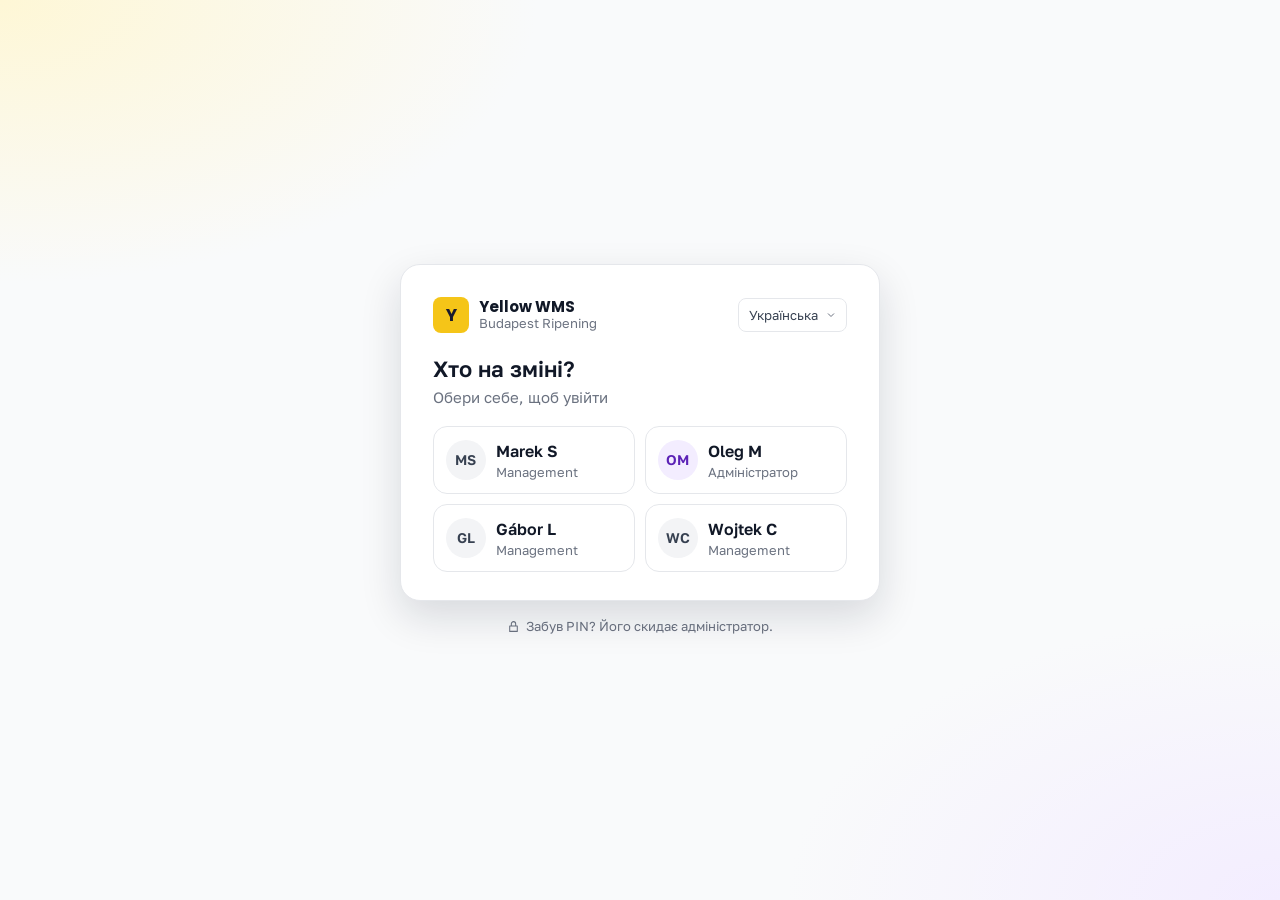
<file: stock.html>
<!doctype html>
<html lang="en" class="is-auth-pending">
	<head>
		<meta charset="UTF-8">
		<meta name="viewport" content="width=device-width, initial-scale=1.0">
		<link rel="shortcut icon" href="./assets/img/favicon.ico">
		<meta name="description" content="Fill the stock day and reconcile it with the responsible person file">
		<title>Stock · Yellow WMS</title>
		<script type="module" crossorigin="" src="./js/stock.min.js?v=1792931513474"></script>
		<link rel="modulepreload" crossorigin="" href="./js/ui.min.js?v=1792931513474">
		<link rel="modulepreload" crossorigin="" href="./js/site.min.js?v=1792931513474">
		<link rel="modulepreload" crossorigin="" href="./js/app-shell.min.js?v=1792931513474">
		<link rel="modulepreload" crossorigin="" href="./js/icon.min.js?v=1792931513474">
		<link rel="modulepreload" crossorigin="" href="./js/toast.min.js?v=1792931513474">
		<link rel="modulepreload" crossorigin="" href="./js/format.min.js?v=1792931513474">
		<link rel="modulepreload" crossorigin="" href="./js/file2.min.js?v=1792931513474">
		<link rel="stylesheet" crossorigin="" href="./css/ui.min.css?v=1792931513474">
		<link rel="stylesheet" crossorigin="" href="./css/app-shell.min.css?v=1792931513474">
		<link rel="stylesheet" crossorigin="" href="./css/file.min.css?v=1792931513474">
		<link rel="stylesheet" crossorigin="" href="./css/stock.min.css?v=1792931513474">
		<link rel="stylesheet" crossorigin="" href="./css/data-table.min.css?v=1792931513474">
	</head>
	<body>
		<!-- Desktop shell: sidebar · main · drawer (Yellow WMS) -->
		<div data-fls-ui="" data-fls-app-shell="" class="app-shell">
			<!-- app-bar · shown below 992px instead of the sidebar. Burger = template "menu" module (data-fls-menu) -->
			<header class="app-bar" data-fls-lp="">
				<button type="button" class="icon-menu app-bar__burger" data-fls-menu="" aria-label="Menu" aria-controls="app-sidebar">
					<span></span>
				</button>
				<a href="index.html" class="app-bar__brand" aria-label="Yellow WMS · Today">
					<span class="sidebar__logo">Y</span>
				</a>
				<span class="app-bar__title">Stock</span>
			</header>
			<div class="sidebar-backdrop" data-fls-menu="" aria-hidden="true"></div>
			<aside data-fls-sidebar="" class="sidebar" id="app-sidebar">
				<div class="sidebar__top">
					<a href="index.html" class="sidebar__brand">
						<span class="sidebar__logo">Y</span>
						<span class="sidebar__name">Yellow WMS</span>
					</a>
					<button type="button" class="btn btn--icon sidebar__close" data-fls-menu="" aria-label="Close menu">
						<svg class="icon" aria-hidden="true">
							<use href="./assets/img/spritemap.svg#sprite-close"></use>
						</svg>
					</button>
				</div>
				<div class="sidebar__facility">
					<span class="sidebar__facility-name" data-site-name="">Budapest Ripening</span>
					<span class="sidebar__date" data-sidebar-date="">30 chambers</span>
				</div>
				<nav class="sidebar__nav" aria-label="Main">
					<a href="index.html" data-perm="dashboard.view" class="sidebar__item" aria-current="false" title="Today">
						<svg class="sidebar__icon icon" aria-hidden="true">
							<use href="./assets/img/spritemap.svg#sprite-home"></use>
						</svg>
						<span class="sidebar__label">Today</span>
					</a>
					<a href="chambers.html" data-perm="chambers.view" class="sidebar__item" aria-current="false" title="Chambers">
						<svg class="sidebar__icon icon" aria-hidden="true">
							<use href="./assets/img/spritemap.svg#sprite-grid"></use>
						</svg>
						<span class="sidebar__label">Chambers</span>
					</a>
					<a href="plan-week.html" data-perm="plans.upload" class="sidebar__item" aria-current="false" title="Plan Week">
						<svg class="sidebar__icon icon" aria-hidden="true">
							<use href="./assets/img/spritemap.svg#sprite-calendar"></use>
						</svg>
						<span class="sidebar__label">Plan Week</span>
					</a>
					<a href="ripening-plan.html" data-perm="ripening.generate" class="sidebar__item" aria-current="false" title="Ripening Plan">
						<svg class="sidebar__icon icon" aria-hidden="true">
							<use href="./assets/img/spritemap.svg#sprite-flame"></use>
						</svg>
						<span class="sidebar__label">Ripening Plan</span>
					</a>
					<a href="stock.html" data-perm="stock.fill stock.reconcile reports.download" class="sidebar__item sidebar__item--active" aria-current="page" title="Stock">
						<svg class="sidebar__icon icon" aria-hidden="true">
							<use href="./assets/img/spritemap.svg#sprite-box"></use>
						</svg>
						<span class="sidebar__label">Stock</span>
					</a>
					<a href="reports.html" data-perm="reports.download" class="sidebar__item" aria-current="false" title="Reports">
						<svg class="sidebar__icon icon" aria-hidden="true">
							<use href="./assets/img/spritemap.svg#sprite-chart"></use>
						</svg>
						<span class="sidebar__label">Reports</span>
					</a>
					<a href="scanner.html" data-perm="scanner.receive" class="sidebar__item" aria-current="false" title="Receiving">
						<svg class="sidebar__icon icon" aria-hidden="true">
							<use href="./assets/img/spritemap.svg#sprite-scan"></use>
						</svg>
						<span class="sidebar__label">Receiving</span>
					</a>
					<a href="outbound.html" data-perm="scanner.ship scanner.market" class="sidebar__item" aria-current="false" title="Outbound">
						<svg class="sidebar__icon icon" aria-hidden="true">
							<use href="./assets/img/spritemap.svg#sprite-inbox"></use>
						</svg>
						<span class="sidebar__label">Outbound</span>
					</a>
					<a href="rounds.html" data-perm="chambers.gasday" class="sidebar__item" aria-current="false" title="Rounds">
						<svg class="sidebar__icon icon" aria-hidden="true">
							<use href="./assets/img/spritemap.svg#sprite-clock"></use>
						</svg>
						<span class="sidebar__label">Rounds</span>
					</a>
					<a href="users.html" data-perm="users.manage settings.edit" class="sidebar__item" aria-current="false" title="Settings">
						<svg class="sidebar__icon icon" aria-hidden="true">
							<use href="./assets/img/spritemap.svg#sprite-sliders"></use>
						</svg>
						<span class="sidebar__label">Settings</span>
					</a>
				</nav>
				<!-- interface language (services/i18n.js fills the options) -->
				<select class="lang-select sidebar__lang" data-lang-select="" aria-label="Language"></select>
				<!-- signed-in user · filled by sidebar.js when the session is known -->
				<div class="sidebar__user" data-sidebar-user="">
					<span class="avatar sidebar__avatar" data-slot="avatar" aria-hidden="true"></span>
					<span class="sidebar__user-info">
						<span class="sidebar__user-name" data-slot="name"></span>
						<span class="sidebar__user-role" data-slot="role"></span>
					</span>
					<button type="button" class="btn btn--icon sidebar__logout" data-logout="" aria-label="Sign out" title="Sign out">
						<svg class="icon" aria-hidden="true">
							<use href="./assets/img/spritemap.svg#sprite-logout"></use>
						</svg>
					</button>
				</div>
				<!-- server version from /api/health (filled by sidebar.js) -->
				<span class="sidebar__version" data-sidebar-version="" hidden></span>
			</aside>
			<main class="app-shell__main page">
				<div data-fls-stock="" class="stock" data-page-perm="stock.fill stock.reconcile reports.download">
					<header class="page-head">
						<div class="page-head__titles">
							<h1 class="page-head__title">Stock</h1>
							<p class="page-head__subtitle">
								Fill the day's stock file from scanner work, then reconcile it with the responsible person's file.
							</p>
						</div>
						<div class="page-head__actions">
							<input type="date" class="field__input stock__date" aria-label="Stock day" data-stock-date="">
							<button type="button" class="btn btn--primary stock__cta" data-perm="stock.fill" data-fill-day="">Fill day</button>
							<a href="#" class="btn btn--secondary" data-download="book">
								<svg class="icon" aria-hidden="true">
									<use href="./assets/img/spritemap.svg#sprite-download"></use>
								</svg>
								Stock file
							</a>
							<a href="#" class="btn btn--secondary" data-download="total">
								<svg class="icon" aria-hidden="true">
									<use href="./assets/img/spritemap.svg#sprite-download"></use>
								</svg>
								Total
							</a>
						</div>
					</header>
					<!-- responsible person's file → POST /api/stock/book/reconcile -->
					<section data-fls-file-card="" class="file-card" aria-label="Responsible person's file" data-perm="stock.reconcile">
						<span class="file-card__icon" aria-hidden="true">
							<svg class="icon">
								<use href="./assets/img/spritemap.svg#sprite-file-check"></use>
							</svg>
						</span>
						<div class="file-card__text">
							<span class="file-card__title">Responsible person's file</span>
							<span class="file-card__meta">Pick their stock .xlsx to compare it with the system for this day</span>
						</div>
						<label class="btn btn--secondary file-card__replace">
							<svg class="icon" aria-hidden="true">
								<use href="./assets/img/spritemap.svg#sprite-upload"></use>
							</svg>
							Choose file
							<input type="file" accept=".xlsx" class="visually-hidden" data-file-input="">
						</label>
						<button type="button" class="btn btn--primary" data-reconcile="" disabled>Reconcile day</button>
					</section>
					<div class="stock__grid">
						<div class="stock__col">
							<section class="panel" aria-labelledby="totals-title">
								<header class="panel__head stock__head">
									<div class="stock__titles">
										<h2 class="panel__title" id="totals-title">
											Totals by sheet ·
											<span data-slot="date"></span>
										</h2>
										<p class="panel__meta">
											System = scans and container register. File = responsible person's stock for this date.
										</p>
									</div>
									<span class="badge badge--dot" data-slot="sheets-badge" hidden></span>
								</header>
								<table class="data-table stock__table">
									<thead class="data-table__head">
										<tr>
											<th scope="col">Sheet</th>
											<th scope="col" class="data-table__cell--num">System</th>
											<th scope="col" class="data-table__cell--num">File</th>
											<th scope="col" class="data-table__cell--num">Diff</th>
										</tr>
									</thead>
									<tbody data-slot="sheets">
										<tr>
											<td colspan="4" class="stock__empty">Loading…</td>
										</tr>
									</tbody>
								</table>
							</section>
							<section class="panel" aria-labelledby="issues-title" data-slot="issues-panel" hidden>
								<header class="panel__head">
									<h2 class="panel__title" id="issues-title">
										Differences ·
										<span data-slot="issues-count"></span>
									</h2>
									<div class="stock__badges" data-slot="issues-badges"></div>
								</header>
								<table class="data-table stock__table stock__table--issues">
									<thead class="data-table__head">
										<tr>
											<th scope="col">Status</th>
											<th scope="col">Client · order</th>
											<th scope="col">Field</th>
											<th scope="col" class="data-table__cell--num">System</th>
											<th scope="col" class="data-table__cell--num">File</th>
											<th scope="col" class="data-table__cell--num">Diff</th>
										</tr>
									</thead>
									<tbody data-slot="issues"></tbody>
								</table>
							</section>
						</div>
						<section class="panel" aria-labelledby="unscanned-title">
							<header class="panel__head stock__head">
								<div class="stock__titles">
									<h2 class="panel__title" id="unscanned-title">In transport plan, not scanned</h2>
									<p class="panel__meta" data-slot="unscanned-meta"></p>
								</div>
							</header>
							<ul class="stock__unscanned" data-slot="unscanned"></ul>
							<p class="stock__total">
								<span>Total not scanned</span>
								<b data-slot="unscanned-total">—</b>
							</p>
						</section>
					</div>
				</div>
			</main>
		</div>
	</body>
</html>
</file>
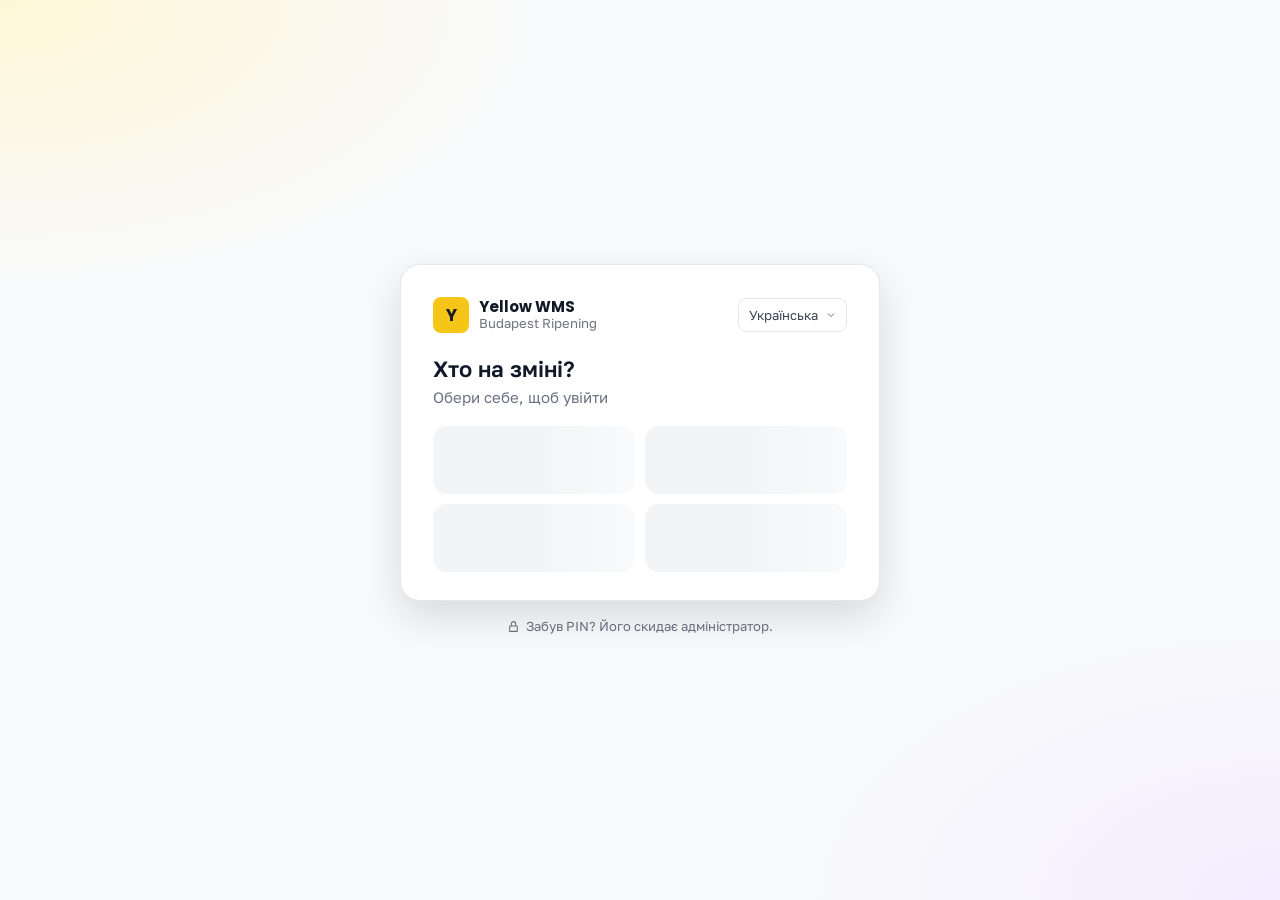
<file: users.html>
<!doctype html>
<html lang="en" class="is-auth-pending">
	<head>
		<meta charset="UTF-8">
		<meta name="viewport" content="width=device-width, initial-scale=1.0">
		<link rel="shortcut icon" href="./assets/img/favicon.ico">
		<meta name="description" content="Users, PINs and role permissions">
		<title>Users &amp;amp; roles · Yellow WMS</title>
		<script type="module" crossorigin="" src="./js/users.min.js?v=1792931513472"></script>
		<link rel="modulepreload" crossorigin="" href="./js/ui.min.js?v=1792931513472">
		<link rel="modulepreload" crossorigin="" href="./js/_drawer.min.js?v=1792931513472">
		<link rel="modulepreload" crossorigin="" href="./js/icon.min.js?v=1792931513472">
		<link rel="modulepreload" crossorigin="" href="./js/site.min.js?v=1792931513472">
		<link rel="modulepreload" crossorigin="" href="./js/app-shell.min.js?v=1792931513472">
		<link rel="stylesheet" crossorigin="" href="./css/ui.min.css?v=1792931513472">
		<link rel="stylesheet" crossorigin="" href="./css/_drawer.min.css?v=1792931513472">
		<link rel="stylesheet" crossorigin="" href="./css/app-shell.min.css?v=1792931513472">
		<link rel="stylesheet" crossorigin="" href="./css/users.min.css?v=1792931513472">
		<link rel="stylesheet" crossorigin="" href="./css/data-table.min.css?v=1792931513472">
	</head>
	<body>
		<!-- Desktop shell: sidebar · main · drawer (Yellow WMS) -->
		<div data-fls-ui="" data-fls-app-shell="" class="app-shell">
			<!-- app-bar · shown below 992px instead of the sidebar. Burger = template "menu" module (data-fls-menu) -->
			<header class="app-bar" data-fls-lp="">
				<button type="button" class="icon-menu app-bar__burger" data-fls-menu="" aria-label="Menu" aria-controls="app-sidebar">
					<span></span>
				</button>
				<a href="index.html" class="app-bar__brand" aria-label="Yellow WMS · Today">
					<span class="sidebar__logo">Y</span>
				</a>
				<span class="app-bar__title">Settings</span>
			</header>
			<div class="sidebar-backdrop" data-fls-menu="" aria-hidden="true"></div>
			<aside data-fls-sidebar="" class="sidebar" id="app-sidebar">
				<div class="sidebar__top">
					<a href="index.html" class="sidebar__brand">
						<span class="sidebar__logo">Y</span>
						<span class="sidebar__name">Yellow WMS</span>
					</a>
					<button type="button" class="btn btn--icon sidebar__close" data-fls-menu="" aria-label="Close menu">
						<svg class="icon" aria-hidden="true">
							<use href="./assets/img/spritemap.svg#sprite-close"></use>
						</svg>
					</button>
				</div>
				<div class="sidebar__facility">
					<span class="sidebar__facility-name" data-site-name="">Budapest Ripening</span>
					<span class="sidebar__date" data-sidebar-date="">30 chambers</span>
				</div>
				<nav class="sidebar__nav" aria-label="Main">
					<a href="index.html" data-perm="dashboard.view" class="sidebar__item" aria-current="false" title="Today">
						<svg class="sidebar__icon icon" aria-hidden="true">
							<use href="./assets/img/spritemap.svg#sprite-home"></use>
						</svg>
						<span class="sidebar__label">Today</span>
					</a>
					<a href="chambers.html" data-perm="chambers.view" class="sidebar__item" aria-current="false" title="Chambers">
						<svg class="sidebar__icon icon" aria-hidden="true">
							<use href="./assets/img/spritemap.svg#sprite-grid"></use>
						</svg>
						<span class="sidebar__label">Chambers</span>
					</a>
					<a href="plan-week.html" data-perm="plans.upload" class="sidebar__item" aria-current="false" title="Plan Week">
						<svg class="sidebar__icon icon" aria-hidden="true">
							<use href="./assets/img/spritemap.svg#sprite-calendar"></use>
						</svg>
						<span class="sidebar__label">Plan Week</span>
					</a>
					<a href="ripening-plan.html" data-perm="ripening.generate" class="sidebar__item" aria-current="false" title="Ripening Plan">
						<svg class="sidebar__icon icon" aria-hidden="true">
							<use href="./assets/img/spritemap.svg#sprite-flame"></use>
						</svg>
						<span class="sidebar__label">Ripening Plan</span>
					</a>
					<a href="stock.html" data-perm="stock.fill stock.reconcile reports.download" class="sidebar__item" aria-current="false" title="Stock">
						<svg class="sidebar__icon icon" aria-hidden="true">
							<use href="./assets/img/spritemap.svg#sprite-box"></use>
						</svg>
						<span class="sidebar__label">Stock</span>
					</a>
					<a href="reports.html" data-perm="reports.download" class="sidebar__item" aria-current="false" title="Reports">
						<svg class="sidebar__icon icon" aria-hidden="true">
							<use href="./assets/img/spritemap.svg#sprite-chart"></use>
						</svg>
						<span class="sidebar__label">Reports</span>
					</a>
					<a href="scanner.html" data-perm="scanner.receive" class="sidebar__item" aria-current="false" title="Receiving">
						<svg class="sidebar__icon icon" aria-hidden="true">
							<use href="./assets/img/spritemap.svg#sprite-scan"></use>
						</svg>
						<span class="sidebar__label">Receiving</span>
					</a>
					<a href="outbound.html" data-perm="scanner.ship scanner.market" class="sidebar__item" aria-current="false" title="Outbound">
						<svg class="sidebar__icon icon" aria-hidden="true">
							<use href="./assets/img/spritemap.svg#sprite-inbox"></use>
						</svg>
						<span class="sidebar__label">Outbound</span>
					</a>
					<a href="rounds.html" data-perm="chambers.gasday" class="sidebar__item" aria-current="false" title="Rounds">
						<svg class="sidebar__icon icon" aria-hidden="true">
							<use href="./assets/img/spritemap.svg#sprite-clock"></use>
						</svg>
						<span class="sidebar__label">Rounds</span>
					</a>
					<a href="users.html" data-perm="users.manage settings.edit" class="sidebar__item sidebar__item--active" aria-current="page" title="Settings">
						<svg class="sidebar__icon icon" aria-hidden="true">
							<use href="./assets/img/spritemap.svg#sprite-sliders"></use>
						</svg>
						<span class="sidebar__label">Settings</span>
					</a>
				</nav>
				<!-- interface language (services/i18n.js fills the options) -->
				<select class="lang-select sidebar__lang" data-lang-select="" aria-label="Language"></select>
				<!-- signed-in user · filled by sidebar.js when the session is known -->
				<div class="sidebar__user" data-sidebar-user="">
					<span class="avatar sidebar__avatar" data-slot="avatar" aria-hidden="true"></span>
					<span class="sidebar__user-info">
						<span class="sidebar__user-name" data-slot="name"></span>
						<span class="sidebar__user-role" data-slot="role"></span>
					</span>
					<button type="button" class="btn btn--icon sidebar__logout" data-logout="" aria-label="Sign out" title="Sign out">
						<svg class="icon" aria-hidden="true">
							<use href="./assets/img/spritemap.svg#sprite-logout"></use>
						</svg>
					</button>
				</div>
				<!-- server version from /api/health (filled by sidebar.js) -->
				<span class="sidebar__version" data-sidebar-version="" hidden></span>
			</aside>
			<main class="app-shell__main page">
				<!-- Settings · Users & roles. Needs users.manage. Data: GET /api/users, GET /api/users/roles (users.js) -->
				<div data-fls-users="" class="users" data-page-perm="users.manage">
					<header class="page-head">
						<div class="page-head__titles">
							<h1 class="page-head__title">Users &amp; roles</h1>
							<p class="page-head__subtitle">Who can sign in, with which PIN, and what each role is allowed to do.</p>
						</div>
						<div class="page-head__actions">
							<button type="button" class="btn btn--primary" data-add-user="" disabled>
								<svg class="icon" aria-hidden="true">
									<use href="./assets/img/spritemap.svg#sprite-plus"></use>
								</svg>
								Add user
							</button>
						</div>
					</header>
					<div class="segmented users__tabs" role="tablist" aria-label="Users and roles" data-segmented="users-tab">
						<button type="button" class="segmented__option segmented__option--active" role="tab" aria-pressed="true" data-value="users">
							Users
							<span class="segmented__count" data-count="users">–</span>
						</button>
						<button type="button" class="segmented__option" role="tab" aria-pressed="false" data-value="roles">
							Roles
							<span class="segmented__count" data-count="roles">–</span>
						</button>
						<button type="button" class="segmented__option" role="tab" aria-pressed="false" data-value="devices">
							Devices
							<span class="segmented__count" data-count="devices">–</span>
						</button>
					</div>
					<div class="banner banner--danger banner--compact" data-load-error="" hidden>
						<div class="banner__body"></div>
					</div>
					<!-- Users ========================================================== -->
					<section class="panel" data-tab="users" aria-label="Users">
						<table class="data-table users__table">
							<thead class="data-table__head">
								<tr>
									<th scope="col">User</th>
									<th scope="col">Role</th>
									<th scope="col">PIN</th>
									<th scope="col">Last sign-in</th>
									<th scope="col">Status</th>
									<th scope="col">
										<span class="visually-hidden">Actions</span>
									</th>
								</tr>
							</thead>
							<tbody data-user-rows="" aria-busy="true">
								<tr>
									<td colspan="6" class="users__loading">Loading users…</td>
								</tr>
							</tbody>
						</table>
						<template id="user-row">
							<tr class="data-table__row users__row">
								<th scope="row">
									<span class="users__person">
										<span class="avatar" aria-hidden="true"></span>
										<b data-cell="name"></b>
									</span>
								</th>
								<td>
									<span class="role-tag" data-cell="role"></span>
								</td>
								<td class="users__muted" data-cell="pin"></td>
								<td class="users__muted" data-cell="last"></td>
								<td data-cell="status"></td>
								<td class="users__actions">
									<button type="button" class="btn btn--ghost" data-unlock="" hidden>Unlock</button>
									<button type="button" class="btn btn--secondary" data-edit-user="">Edit</button>
								</td>
							</tr>
						</template>
					</section>
					<!-- Roles: permission matrix =========================================== -->
					<section class="panel" data-tab="roles" aria-label="Roles" hidden>
						<header class="panel__head">
							<div>
								<h2 class="panel__title">What each role can do</h2>
								<p class="panel__meta">
									The server checks these permissions on every action. Hiding a button is not enough.
								</p>
							</div>
							<button type="button" class="btn btn--secondary" data-add-role="">
								<svg class="icon" aria-hidden="true">
									<use href="./assets/img/spritemap.svg#sprite-plus"></use>
								</svg>
								New role
							</button>
						</header>
						<div class="users__matrix-wrap">
							<table class="data-table users__matrix" data-matrix="">
								<thead class="data-table__head">
									<tr data-matrix-head="">
										<th scope="col">Permission</th>
									</tr>
								</thead>
							</table>
						</div>
						<footer class="panel__foot users__foot">
							<span class="users__status" data-matrix-status="">Admin always has every permission, so the system can't lose its administrator.</span>
							<button type="button" class="btn btn--primary" data-matrix-save="" disabled>Saved</button>
						</footer>
					</section>
					<!-- Devices: access from outside the warehouse network, open sessions, backups (devices-tab.js) -->
					<section class="panel" data-tab="devices" aria-label="Devices" hidden data-devices="">
						<header class="panel__head">
							<div>
								<h2 class="panel__title">Trusted devices</h2>
								<p class="panel__meta">
									Outside the warehouse network (mobile data, ngrok) only these devices can open the app, and still with a PIN. A phone becomes trusted after one sign-in on the warehouse Wi-Fi, or with a one-time code.
								</p>
							</div>
							<button type="button" class="btn btn--primary" data-pair-code="">
								<svg class="icon" aria-hidden="true">
									<use href="./assets/img/spritemap.svg#sprite-plus"></use>
								</svg>
								Pairing code
							</button>
						</header>
						<div class="devices__code" data-code-box="" hidden>
							<p class="devices__code-hint">
								Enter this code on the phone (sign-in screen → «Код підключення»). Works once, for 10 minutes.
							</p>
							<output class="devices__code-value mono" data-code-value=""></output>
							<span class="devices__code-left" data-code-left=""></span>
						</div>
						<p class="devices__mode" data-remote-mode=""></p>
						<table class="data-table devices__table">
							<thead class="data-table__head">
								<tr>
									<th scope="col">Device</th>
									<th scope="col">Added</th>
									<th scope="col">Last seen</th>
									<th scope="col">
										<span class="visually-hidden">Actions</span>
									</th>
								</tr>
							</thead>
							<tbody data-device-rows=""></tbody>
						</table>
					</section>
					<section class="panel" data-tab="devices" aria-label="Open sessions" hidden>
						<header class="panel__head">
							<div>
								<h2 class="panel__title">Open sessions</h2>
								<p class="panel__meta">
									Who is signed in right now and from where. Signing a session out ends it at once.
								</p>
							</div>
						</header>
						<table class="data-table devices__table">
							<thead class="data-table__head">
								<tr>
									<th scope="col">User</th>
									<th scope="col">Signed in</th>
									<th scope="col">From</th>
									<th scope="col">Expires</th>
									<th scope="col">
										<span class="visually-hidden">Actions</span>
									</th>
								</tr>
							</thead>
							<tbody data-session-rows=""></tbody>
						</table>
					</section>
					<section class="panel" data-tab="devices" aria-label="Backups" hidden>
						<header class="panel__head">
							<div>
								<h2 class="panel__title">Backups</h2>
								<p class="panel__meta" data-backup-status="">…</p>
							</div>
							<button type="button" class="btn btn--secondary" data-backup-now="">Back up now</button>
						</header>
					</section>
					<div class="users__toasts" data-toasts="" aria-live="polite"></div>
					<template id="users-toast">
						<div class="toast toast--success" role="status">
							<svg class="icon toast__icon" aria-hidden="true">
								<use href="./assets/img/spritemap.svg#sprite-check"></use>
							</svg>
							<div class="toast__body">
								<span class="toast__title"></span>
								<span class="toast__text"></span>
							</div>
						</div>
					</template>
					<template id="users-toast-error">
						<div class="toast toast--error" role="alert">
							<svg class="icon toast__icon" aria-hidden="true">
								<use href="./assets/img/spritemap.svg#sprite-x-circle"></use>
							</svg>
							<div class="toast__body">
								<span class="toast__title"></span>
								<span class="toast__text"></span>
							</div>
						</div>
					</template>
				</div>
			</main>
			<!-- Add / edit user · filled by users.js. The server makes the PIN; it is shown here ONCE. -->
			<aside class="drawer user-drawer" data-user-drawer="" hidden aria-labelledby="user-drawer-title">
				<header class="drawer__header">
					<h2 class="drawer__title" id="user-drawer-title" data-slot="title">Add user</h2>
					<button type="button" class="btn btn--icon drawer__close" data-drawer-close="" aria-label="Close">
						<svg class="icon" aria-hidden="true">
							<use href="./assets/img/spritemap.svg#sprite-close"></use>
						</svg>
					</button>
				</header>
				<form class="user-drawer__form" data-user-form="" novalidate>
					<section class="drawer__section">
						<label class="field" data-name-field="">
							<span class="field__label">Name on the sign-in screen</span>
							<input class="field__input" name="name" placeholder="e.g. Олег М." autocomplete="off" required maxlength="24">
							<span class="field__hint" data-slot="name-hint">First name + initial is enough. Shown on the login tiles.</span>
						</label>
						<label class="field">
							<span class="field__label">Role</span>
							<select class="field__input field__select" name="role"><!-- options from GET /api/users/roles --></select>
							<span class="field__hint">Roles that can manage users get a 6-digit PIN, everyone else 4 digits.</span>
						</label>
					</section>
					<section class="drawer__section">
						<h3 class="drawer__section-title">PIN</h3>
						<div class="pin-reveal" data-pin-reveal="">
							<span class="pin-reveal__digits" data-slot="pin">• • • •</span>
							<button type="button" class="btn btn--secondary" data-reset-pin="" hidden>Reset PIN</button>
						</div>
						<p class="user-drawer__note" data-slot="pin-hint">The PIN is created when you save and shown here once.</p>
						<div class="banner banner--compact" data-slot="pin-note" hidden>
							<div class="banner__body">
								Write it down now and give it to the person. After closing, nobody can see this PIN again, only reset it.
							</div>
						</div>
					</section>
					<section class="drawer__section user-drawer__danger" data-edit-only="" hidden>
						<h3 class="drawer__section-title">Access</h3>
						<p class="user-drawer__note">Disabled users can't sign in. Their history stays, so we never delete people.</p>
						<button type="button" class="btn btn--danger" data-toggle-disabled="">Disable user</button>
					</section>
					<div class="drawer__actions">
						<button type="submit" class="btn btn--primary" data-slot="submit">Create user</button>
						<button type="button" class="btn btn--secondary" data-drawer-close="" data-slot="cancel">Cancel</button>
					</div>
				</form>
			</aside>
		</div>
	</body>
</html>
</file>
<file: css/ui.min.css>
@import "https://fonts.googleapis.com/css2?family=Golos+Text:wght@400;500;600;700&family=JetBrains+Mono:wght@500;600&family=Poppins:wght@400;500;600;700&display=swap";*{padding:0;margin:0;border:0}*,:after,:before{box-sizing:border-box}:after,:before,a,label{display:inline-block}body,html{height:100%}body{line-height:1;scrollbar-gutter:stable;-ms-text-size-adjust:100%;-moz-text-size-adjust:100%;-webkit-text-size-adjust:100%;-webkit-font-smoothing:antialiased;-moz-osx-font-smoothing:grayscale}button,input,textarea{font-family:inherit;font-size:inherit;line-height:inherit;color:inherit;background-color:transparent}input,textarea{width:100%}button,option,select{cursor:pointer}a{color:inherit;text-decoration:none}ul li{list-style:none}img{max-width:100%;height:auto;vertical-align:middle}h1,h2,h3,h4,h5,h6{font-weight:inherit;font-size:inherit}address{font-style:normal}:root{--font-ui:"Poppins", "Golos Text", system-ui, sans-serif;--font-mobile:"Golos Text", "Poppins", system-ui, sans-serif;--font-mono:"JetBrains Mono", ui-monospace, Consolas, monospace;--color-primary:#7c3aed;--color-primary-hover:#6b21a8;--color-primary-ink:#5b21b6;--color-primary-soft:#f3edff;--color-primary-ring:#ede4ff;--color-banana:#f5c518;--color-banana-soft:#fef7d6;--color-bio:#65a30d;--color-bio-soft:#eef6e2;--color-bio-ink:#3f6a0d;--color-citro:#9ca3af;--color-success:#00a63a;--color-success-ink:#0f7a3a;--color-success-soft:#ecfdf3;--color-warning:#e08a00;--color-warning-ink:#a15c00;--color-warning-soft:#fff7e6;--color-danger:#e11d48;--color-danger-ink:#be123c;--color-danger-soft:#fff1f3;--color-text:#111827;--color-text-strong:#374151;--color-text-light:#4b5563;--color-text-muted:#6b7280;--color-text-faint:#9ca3af;--color-bg:#f9fafb;--color-white:#fff;--color-gray:#f3f4f6;--color-border:#e5e7eb;--color-border-strong:#d1d5db;--color-navy:#1a1a2e;--spacing-xs:0.25rem;--spacing-sm:0.5rem;--spacing-md:0.75rem;--spacing-lg:1rem;--spacing-xl:1.25rem;--spacing-2xl:1.5rem;--tap-min:3.25rem;--radius-sm:0.375rem;--radius-md:0.5rem;--radius-lg:0.75rem;--radius-xl:0.875rem;--radius-pill:62.4375rem;--radius-full:50%;--shadow-sm:0 0.0625rem 0.125rem rgba(17,24,39,.06);--shadow-md:0 0.25rem 0.75rem rgba(17,24,39,.12);--shadow-lg:0 1rem 2.5rem rgba(17,24,39,.14);--shadow-primary:0 0.25rem 0.875rem rgba(124,58,237,.28);--shadow-drawer:-1rem 0 2.5rem rgba(17,24,39,.08);--ring:0 0 0 0.1875rem var(--color-primary-ring);--transition-fast:120ms ease;--transition-medium:200ms ease;--transition-slow:320ms ease;--sidebar-width:15rem;--drawer-width:23.75rem;--chamber-capacity:2592}body{min-width:20rem;color:var(--color-text);font-family:var(--font-ui);font-size:.875rem;line-height:1.43;background-color:var(--color-bg);-webkit-tap-highlight-color:transparent}[data-fls-scrolllock] body{overflow:hidden;touch-action:none;overscroll-behavior:none}.wrapper{min-height:100%;display:flex;flex-direction:column;overflow:clip}.wrapper>main{flex:1 1 auto}.wrapper>*{min-width:0}[class*=__container]{max-width:90.5rem;margin:0 auto;padding-left:1.5rem;padding-right:1.5rem}.icon{width:1em;height:1em;flex-shrink:0;display:inline-block;vertical-align:middle;stroke:currentColor;fill:none}.tnum{font-variant-numeric:tabular-nums}.mono{font-family:var(--font-mono);font-size:.875rem;font-weight:500;letter-spacing:.02em}::selection{background-color:var(--color-primary-soft);color:var(--color-primary-ink)}:focus-visible{outline:.125rem solid var(--color-primary);outline-offset:.125rem}.visually-hidden{position:absolute;width:.0625rem;height:.0625rem;overflow:hidden;clip-path:inset(50%);white-space:nowrap}[hidden]{display:none!important}.is-auth-pending body{visibility:hidden;animation:auth-reveal 0s linear 4s forwards}@keyframes auth-reveal{to{visibility:visible}}.is-app [data-download]{display:none!important}.btn{--btn-h:2.5rem;--btn-px:1.125rem;--btn-radius:var(--radius-md);position:relative;display:inline-flex;align-items:center;justify-content:center;gap:var(--spacing-sm);height:var(--btn-h);padding-inline:var(--btn-px);border:.0625rem solid transparent;border-radius:var(--btn-radius);font-size:.875rem;font-weight:600;line-height:1;white-space:nowrap;transition:background-color var(--transition-fast),border-color var(--transition-fast),color var(--transition-fast),box-shadow var(--transition-fast),transform var(--transition-fast)}.btn:focus-visible{outline:none;box-shadow:var(--ring)}.btn:active:not([disabled]){transform:translateY(.0625rem)}.btn .icon,.btn--lg{font-size:1.125rem}.btn--primary{background-color:var(--color-primary);color:var(--color-white)}.btn--secondary{background-color:var(--color-white);border-color:var(--color-border);color:var(--color-text);font-weight:500}.btn--danger{background-color:var(--color-danger-soft);border-color:#fecdd6;color:var(--color-danger-ink)}.btn--danger-solid{background-color:var(--color-danger-ink);color:var(--color-white)}.btn--ghost{--btn-px:0.5rem;background-color:transparent;color:var(--color-primary);font-weight:600}.btn--icon{--btn-px:0;width:var(--btn-h);background-color:var(--color-white);border-color:var(--color-border);color:var(--color-text-light)}.btn--lg{--btn-h:3.5rem}.btn--lg,.btn--xl{--btn-radius:var(--radius-lg);font-family:var(--font-mobile)}.btn--xl{--btn-h:3.75rem;font-size:1.25rem}.btn--xl.btn--primary{box-shadow:var(--shadow-primary)}.btn--block{display:flex;width:100%}.btn.is-disabled,.btn[disabled]{background-color:var(--color-gray);border-color:transparent;color:var(--color-text-faint);box-shadow:none;cursor:not-allowed}.btn.is-loading{color:transparent;pointer-events:none}.btn.is-loading:after{content:"";position:absolute;width:1.125rem;height:1.125rem;border-radius:50%;border:.125rem solid var(--color-white);border-top-color:transparent;animation:btn-spin .7s linear infinite}.btn.is-loading.btn--secondary:after{border-color:var(--color-text-muted);border-top-color:transparent}@keyframes btn-spin{to{transform:rotate(1turn)}}.segmented{display:inline-flex;gap:.125rem;padding:.1875rem;background-color:var(--color-gray);border-radius:var(--radius-md);max-width:100%;overflow-x:auto;scrollbar-width:none}.segmented__option{display:inline-flex;flex-shrink:0;white-space:nowrap;align-items:center;gap:.375rem;height:2.125rem;padding-inline:.875rem;border-radius:var(--radius-sm);font-size:.8125rem;font-weight:500;color:var(--color-text-light);transition:background-color var(--transition-fast),color var(--transition-fast)}.segmented__option:focus-visible{outline:none;box-shadow:var(--ring)}.segmented__option--active,.segmented__option[aria-checked=true],.segmented__option[aria-pressed=true]{background-color:var(--color-white);color:var(--color-text);font-weight:600;box-shadow:0 .0625rem .125rem rgba(17,24,39,.08)}.segmented__count{font-size:.6875rem;font-weight:500;color:var(--color-text-muted);font-variant-numeric:tabular-nums}.segmented--lg{display:flex;gap:0;padding:0;height:3.5rem;background-color:var(--color-white);border:.0625rem solid var(--color-border);border-radius:var(--radius-lg);overflow:hidden}.segmented--lg .segmented__option{flex:1 1 0;justify-content:center;flex-direction:column;gap:0;height:auto;border-radius:0;font-family:var(--font-mobile);font-size:1.125rem;font-weight:600;color:var(--color-text)}.segmented--lg .segmented__option:not(:last-child){border-right:.0625rem solid var(--color-border)}.segmented--lg .segmented__option small{font-size:.75rem;font-weight:400;opacity:.85}.segmented--lg .segmented__option--active,.segmented--lg .segmented__option[aria-checked=true]{background-color:var(--color-primary);color:var(--color-white);box-shadow:none}.field{display:flex;flex-direction:column;gap:.375rem;min-width:0}.field__label{font-size:.8125rem;font-weight:500;color:var(--color-text-light)}.field__input{width:100%;height:2.5rem;padding-inline:.75rem;background-color:var(--color-white);border:.0625rem solid var(--color-border);border-radius:var(--radius-md);font-size:.875rem;color:var(--color-text);transition:border-color var(--transition-fast),box-shadow var(--transition-fast);font-variant-numeric:tabular-nums}.field__input::placeholder{color:var(--color-text-faint)}.field__input:focus{outline:none;border-color:var(--color-primary);box-shadow:0 0 0 .0625rem var(--color-primary),var(--ring)}.field__input[type=date],.lang-select{cursor:pointer}.field__hint{font-size:.75rem;line-height:1rem;color:var(--color-text-muted)}.field--mono .field__input{font-family:var(--font-mono);font-size:.875rem;font-weight:500;letter-spacing:.02em;text-transform:uppercase}.field--error .field__input{border-color:var(--color-danger)}.field--error .field__input:focus{box-shadow:0 0 0 .0625rem var(--color-danger),0 0 0 .25rem var(--color-danger-soft)}.field--error .field__hint{color:var(--color-danger)}.field--success .field__input{border-color:var(--color-success)}.field--success .field__hint{color:var(--color-success-ink)}.field--lg{font-family:var(--font-mobile)}.field--lg .field__label{font-size:.875rem;font-weight:600;color:var(--color-text-strong)}.field--lg .field__input{height:3.5rem;padding-inline:1rem;border-radius:var(--radius-lg);font-size:1.25rem}.field--lg .field__hint{font-size:.8125rem}.field--number-xl .field__input{height:4rem;padding-inline:1rem;border-radius:var(--radius-lg);font-size:1.875rem;font-weight:600;text-align:right}.lang-select{height:2.125rem;padding:0 1.75rem 0 .625rem;border:.0625rem solid var(--color-border);border-radius:var(--radius-md);background:var(--color-white) url("data:image/svg+xml;charset=utf-8,%3Csvg%20xmlns%3D%22http%3A%2F%2Fwww.w3.org%2F2000%2Fsvg%22%20width%3D%2212%22%20height%3D%2212%22%20fill%3D%22none%22%20stroke%3D%22%236b7280%22%20stroke-width%3D%222%22%20viewBox%3D%220%200%2024%2024%22%3E%3Cpath%20d%3D%22m6%209%206%206%206-6%22%2F%3E%3C%2Fsvg%3E") no-repeat right .5625rem center;appearance:none;font:inherit;font-size:.8125rem;color:var(--color-text-strong)}.lang-select:focus-visible{outline:none;box-shadow:var(--ring)}.chip{display:inline-flex;align-items:center;gap:.375rem;height:1.5rem;padding-inline:.5rem;border-radius:var(--radius-sm);background-color:var(--color-gray);color:var(--color-text-strong);font-size:.75rem;font-weight:600;line-height:1;white-space:nowrap;font-variant-numeric:tabular-nums}.chip .icon{font-size:.8125rem}.chip--banana:before,.chip--bio:before{content:"";width:.375rem;height:.375rem;border-radius:50%;background-color:currentColor}.chip--banana{background-color:var(--color-banana-soft);color:#7a5a00}.chip--banana:before{background-color:var(--color-banana)}.chip--bio{background-color:var(--color-bio-soft);color:var(--color-bio-ink)}.chip--bio:before{background-color:var(--color-bio)}.chip--dec,.chip--gs,.chip--rt{background-color:transparent;border:.0625rem solid var(--color-border);font-family:var(--font-mono)}.chip--gas-day{background-color:var(--color-white);border:.0625rem solid var(--color-border);font-weight:600}.chip--no-day{background-color:var(--color-warning-soft);color:var(--color-warning-ink)}.chip--sm{height:1.25rem;padding-inline:.375rem;font-size:.6875rem}.badge{display:inline-flex;align-items:center;height:1.5rem;padding-inline:.625rem;border-radius:var(--radius-pill);font-size:.75rem;font-weight:600;white-space:nowrap}.badge--diff{background-color:var(--color-danger-soft);color:var(--color-danger-ink)}.badge--missing{background-color:var(--color-warning-soft);color:var(--color-warning-ink)}.badge--extra{background-color:var(--color-primary-soft);color:var(--color-primary-hover)}.badge--match{background-color:var(--color-success-soft);color:var(--color-success-ink)}.badge--count{min-width:1.25rem;height:1.25rem;padding-inline:.375rem;justify-content:center;background-color:var(--color-danger-soft);color:var(--color-danger-ink);font-size:.6875rem;font-variant-numeric:tabular-nums}.badge--dot{gap:.375rem;height:1.625rem}.badge--dot:before{content:"";width:.375rem;height:.375rem;border-radius:50%;background-color:currentColor}.progress{--value:0%;--fill:var(--color-primary);position:relative;display:block;height:.375rem;border-radius:.1875rem;background-color:var(--color-gray);overflow:hidden}.progress__fill{display:block;width:var(--value);height:100%;border-radius:inherit;background:var(--fill);transition:width var(--transition-slow)}.progress--lg{height:.5rem;border-radius:.25rem}.progress--banana{--fill:var(--color-banana)}.progress--bio{--fill:var(--color-bio)}.progress--success{--fill:var(--color-success)}.progress--citro{--fill:var(--color-citro)}.progress--mixed{--split:60%;--fill:linear-gradient(90deg, var(--color-banana) 0 var(--split), var(--color-bio) var(--split) 100%)}.progress--empty{background-color:var(--color-white);border:.0625rem dashed var(--color-border-strong)}.toast{display:flex;align-items:flex-start;gap:var(--spacing-md);min-height:3.5rem;padding:.75rem 1rem;border-radius:var(--radius-lg);color:var(--color-white);font-family:var(--font-mobile);box-shadow:var(--shadow-md);animation:toast-in var(--transition-medium) both}.toast__icon{font-size:1.375rem;margin-top:.125rem}.toast__body{display:flex;flex-direction:column;gap:.125rem}.toast__title{font-size:1.0625rem;font-weight:600;line-height:1.3}.toast__text{font-size:.9375rem;opacity:.92}.toast--success{background-color:var(--color-success-ink);align-items:center}.toast--success .toast__icon{margin-top:0}.toast--error{background-color:var(--color-danger-ink)}.toast.is-leaving{animation:toast-out var(--transition-medium) both}@keyframes toast-in{0%{opacity:0;transform:translateY(.5rem)}}@keyframes toast-out{to{opacity:0;transform:translateY(.5rem)}}.page-toasts{position:fixed;right:1.5rem;bottom:1.5rem;z-index:50;display:flex;flex-direction:column;gap:.5rem;width:calc(min(22.5rem,100vw - 3rem))}.page-toasts .toast__title{font-size:.9375rem}.page-toasts .toast__text:empty{display:none}.banner{display:flex;align-items:flex-start;gap:var(--spacing-md);padding:.75rem 1rem;border-radius:var(--radius-lg);border:.0625rem solid #fbd9a0;background-color:var(--color-warning-soft);color:#7a4500}.banner__icon{font-size:1.25rem;margin-top:.0625rem;color:var(--color-warning)}.banner__body{display:flex;flex-direction:column;gap:.125rem;font-size:.875rem;line-height:1.4}.banner__title{font-size:1rem;font-weight:600}.banner--offline,.qty-picker__sub{font-family:var(--font-mobile)}.banner--compact{padding:.625rem .75rem;border-radius:var(--radius-md)}.banner--compact .banner__body{font-size:.8125rem}.banner--danger{border-color:#fecdd6;background-color:var(--color-danger-soft);color:var(--color-danger-ink)}.banner--danger .banner__icon{color:var(--color-danger)}.empty-state{display:flex;flex-direction:column;align-items:center;gap:.625rem;padding:1.75rem 1.25rem;text-align:center;background-color:var(--color-white);border:.0625rem dashed var(--color-border-strong);border-radius:var(--radius-lg)}.empty-state__icon{display:grid;place-items:center;width:2.75rem;height:2.75rem;border-radius:var(--radius-lg);background-color:var(--color-gray);color:var(--color-text-muted);font-size:1.375rem}.empty-state__title{font-size:.9375rem;font-weight:600}.empty-state__text{max-width:17.5rem;font-size:.8125rem;color:var(--color-text-muted)}.qty-picker{display:grid;grid-template-columns:repeat(4,1fr);gap:var(--spacing-sm)}.qty-picker__option{display:flex;flex-direction:column;align-items:center;justify-content:center;height:4rem;border:.0625rem solid var(--color-border);border-radius:var(--radius-lg);background-color:var(--color-white);font-size:1.5rem;font-weight:600;color:var(--color-text);transition:border-color var(--transition-fast),background-color var(--transition-fast);font-variant-numeric:tabular-nums}.qty-picker__option:focus-visible{outline:none;box-shadow:var(--ring)}.qty-picker__option--active,.qty-picker__option[aria-checked=true]{border:.125rem solid var(--color-primary);background-color:var(--color-primary-soft);color:var(--color-primary-ink)}.qty-picker__sub{font-size:.75rem;font-weight:400;line-height:1}.qty-picker__manual{grid-column:1/-1}.avatar{display:inline-grid;flex-shrink:0;place-items:center;width:2.5rem;height:2.5rem;border-radius:var(--radius-full);background-color:var(--color-gray);color:var(--color-text-strong);font-size:.875rem;font-weight:600;letter-spacing:.02em}.avatar--lg{width:3.25rem;height:3.25rem;font-size:1.0625rem}.avatar--admin{background-color:var(--color-primary-soft);color:var(--color-primary-ink)}.avatar--ripener{background-color:var(--color-banana-soft);color:var(--color-warning-ink)}.avatar--logistics{background-color:#e8f1fd;color:#1d4f91}.avatar--quality{background-color:var(--color-bio-soft);color:var(--color-bio-ink)}@media(max-width:29.99875rem){.segmented:not(.segmented--lg,.segmented--tall){display:grid;grid-template-columns:repeat(2,minmax(0,1fr));width:100%;overflow:visible}.segmented:not(.segmented--lg,.segmented--tall) .segmented__option{justify-content:center;min-width:0;min-height:2.25rem;height:auto;padding:.375rem .5rem;white-space:normal;text-align:center;line-height:1.2}.segmented:not(.segmented--lg,.segmented--tall) .segmented__option:last-child:nth-child(odd){grid-column:1/-1}}@media(any-hover:hover){html:not([data-fls-touch]) .btn--primary:hover{background-color:var(--color-primary-hover)}html:not([data-fls-touch]) .btn--secondary:hover{background-color:var(--color-gray)}html:not([data-fls-touch]) .btn--danger:hover{background-color:#ffe4e9}html:not([data-fls-touch]) .btn--danger-solid:hover{background-color:#9f1239}html:not([data-fls-touch]) .btn--ghost:hover{color:var(--color-primary-hover);background-color:var(--color-primary-soft)}html:not([data-fls-touch]) .btn--icon:hover{background-color:var(--color-gray);color:var(--color-text)}html:not([data-fls-touch]) .segmented__option:hover{color:var(--color-text)}}@media(prefers-reduced-motion:reduce){*,:after,:before{animation-duration:.01ms!important;transition-duration:.01ms!important}}
</file>
<file: css/app-shell.min.css>
.icon-menu{display:none}.sidebar{position:sticky;top:0;display:flex;flex-direction:column;gap:var(--spacing-xl);height:100vh;padding:1.25rem .875rem;background-color:var(--color-white);border-right:.0625rem solid var(--color-border);overflow-y:auto}.sidebar__top{display:flex;align-items:center;justify-content:space-between;gap:var(--spacing-sm)}.sidebar__close{display:none;flex-shrink:0;color:var(--color-text-muted)}.sidebar__brand{display:flex;align-items:center;gap:.625rem;padding-inline:.375rem}.sidebar__logo{display:grid;place-items:center;width:2rem;height:2rem;border-radius:var(--radius-md);background-color:var(--color-banana);color:var(--color-navy);font-size:.9375rem;font-weight:700}.sidebar__name{font-size:1rem;font-weight:600;letter-spacing:-.01em}.sidebar__facility{display:flex;flex-direction:column;gap:.125rem;padding:.75rem;border-radius:.625rem;background-color:var(--color-bg);border:.0625rem solid var(--color-border)}.sidebar__facility-name{font-size:.8125rem;font-weight:600}.sidebar__date{font-size:.75rem;color:var(--color-text-light);font-variant-numeric:tabular-nums}.sidebar__nav{display:flex;flex-direction:column;gap:.125rem}.sidebar__item{display:flex;align-items:center;gap:var(--spacing-md);height:2.5rem;padding-inline:.625rem;border-radius:var(--radius-md);font-size:.875rem;font-weight:500;color:var(--color-text-strong);transition:background-color var(--transition-fast),color var(--transition-fast)}.sidebar__item:focus-visible{outline:none;box-shadow:var(--ring)}.sidebar__item--active{background-color:var(--color-primary-soft);color:var(--color-primary-ink);font-weight:600}.sidebar__icon{font-size:1.125rem}.sidebar__label{flex:1 1 auto}.sidebar__user{display:flex;align-items:center;gap:.625rem;margin-top:auto;padding:.625rem .375rem 0;border-top:.0625rem solid var(--color-border)}.sidebar__avatar{width:2rem;height:2rem;font-size:.75rem}.sidebar__user-info{display:flex;flex:1 1 auto;flex-direction:column;min-width:0}.sidebar__logout{flex-shrink:0;color:var(--color-text-muted)}.sidebar__user-name{overflow:hidden;font-size:.8125rem;font-weight:500;white-space:nowrap;text-overflow:ellipsis}.sidebar__user-role{font-size:.75rem;color:var(--color-text-muted)}.app-bar,.sidebar-backdrop{display:none}.sidebar__lang{align-self:stretch;margin-top:auto}.sidebar__lang+.sidebar__user{margin-top:0}.sidebar__version{display:block;margin-top:-.75rem;padding:0 .75rem;font-size:.6875rem;color:var(--color-text-muted);white-space:nowrap;overflow:hidden;text-overflow:ellipsis}.app-shell{display:grid;grid-template-columns:var(--sidebar-width) minmax(0,1fr);min-height:100vh}.app-shell:has(.drawer.is-open){grid-template-columns:var(--sidebar-width) minmax(0,1fr) var(--drawer-width)}.app-shell__main{display:flex;flex-direction:column;gap:var(--spacing-2xl);min-width:0;padding:1.75rem 2rem 2.5rem}.page-head{display:flex;align-items:flex-end;justify-content:space-between;flex-wrap:wrap;gap:var(--spacing-lg)}.page-head__titles{display:flex;flex-direction:column;gap:var(--spacing-xs)}.page-head__title{font-size:1.5rem;line-height:1.875rem;font-weight:600;letter-spacing:-.01em}.page-head__subtitle{font-size:.875rem;color:var(--color-text-light);font-variant-numeric:tabular-nums}.page-head__actions{display:flex;flex-wrap:wrap;gap:var(--spacing-sm)}.panel{background-color:var(--color-white);border:.0625rem solid var(--color-border);border-radius:var(--radius-lg);display:flex;flex-direction:column;min-width:0}.panel__head{display:flex;align-items:center;justify-content:space-between;gap:var(--spacing-md);padding:1rem 1.25rem;border-bottom:.0625rem solid var(--color-border)}.panel__title{font-size:1rem;font-weight:600}.panel__meta{font-size:.75rem;color:var(--color-text-muted)}.panel__link{font-size:.8125rem;font-weight:600;color:var(--color-primary);transition:color var(--transition-fast)}.panel__body{padding:1rem 1.25rem}.panel__foot{padding:.75rem 1.25rem;font-size:.75rem;color:var(--color-text-muted)}@media(max-width:79.99875em){.app-shell{--sidebar-width:4.5rem}}@media(max-width:61.99875em){.app-bar{position:sticky;top:0;z-index:30;display:flex;align-items:center;gap:var(--spacing-md);height:3.5rem;padding-inline:1rem;background-color:var(--color-white);border-bottom:.0625rem solid var(--color-border)}.app-bar__burger.icon-menu{display:block;position:relative;flex-shrink:0;width:1.375rem;height:1rem}.app-bar__burger.icon-menu span,.app-bar__burger.icon-menu:after,.app-bar__burger.icon-menu:before{content:"";position:absolute;right:0;width:100%;height:.125rem;border-radius:.0625rem;background-color:var(--color-navy);transition:all .3s}.app-bar__burger.icon-menu:before{top:0}.app-bar__burger.icon-menu:after{bottom:0}.app-bar__burger.icon-menu span{top:calc(50% - .0625rem)}.app-bar__brand{display:flex}.app-bar__brand .sidebar__logo{width:1.75rem;height:1.75rem;font-size:.8125rem}.app-bar__title{overflow:hidden;font-size:1rem;font-weight:600;white-space:nowrap;text-overflow:ellipsis}.sidebar{position:fixed;top:0;left:0;z-index:50;width:calc(min(17.5rem,85vw));height:100svh;box-shadow:1rem 0 2.5rem rgba(17,24,39,.12);transform:translateX(-105%);visibility:hidden;transition:transform var(--transition-medium),visibility 0s linear var(--transition-medium)}[data-fls-menu-open] .sidebar{transform:none;visibility:visible;transition:transform var(--transition-medium)}.sidebar__close{display:inline-flex}.sidebar-backdrop{position:fixed;inset:0;z-index:40;display:block;background-color:rgba(26,26,46,.4);opacity:0;pointer-events:none;transition:opacity var(--transition-medium)}[data-fls-menu-open] .sidebar-backdrop{opacity:1;pointer-events:auto}.app-shell{display:block}.app-shell__main{padding:1.25rem 1.25rem 2rem}}@media(max-width:47.99875em) and (any-hover:none){.icon-menu{cursor:default}}@media(max-width:47.99875em){.menu__body{height:100svh;overflow:auto;padding:3.125rem .9375rem 1.875rem}.menu__body,.menu__body:before{position:fixed;width:100%;left:-100%;top:0;transition:left .3s}.menu__body:before{content:"";height:4.375rem;z-index:2}[data-fls-menu-open] .menu__body,[data-fls-menu-open] .menu__body:before{left:0}.icon-menu{display:block;position:relative;width:1.875rem;height:1.125rem;z-index:5}.icon-menu span,.icon-menu:after,.icon-menu:before{content:"";transition:all .3s;right:0;position:absolute;width:100%;height:.125rem;background-color:#000}.icon-menu:before{top:0}.icon-menu:after{bottom:0}.icon-menu span{top:calc(50% - .0625rem)}[data-fls-menu-open] .icon-menu span{width:0}[data-fls-menu-open] .icon-menu:before{top:calc(50% - .0625rem);transform:rotate(-45deg)}[data-fls-menu-open] .icon-menu:after{bottom:calc(50% - .0625rem);transform:rotate(45deg)}}@media(max-width:20.12375em){.app-shell__main{padding:1rem 1rem 1.75rem}}@media(min-width:61.99875em) and (max-width:79.99875em){.sidebar{align-items:center;padding-inline:.625rem}.sidebar__facility,.sidebar__label,.sidebar__lang,.sidebar__name,.sidebar__user-info,.sidebar__version{display:none}.sidebar__brand,.sidebar__item{padding-inline:0}.sidebar__nav{align-self:stretch}.sidebar__item{position:relative;justify-content:center}.sidebar__count{position:absolute;top:.125rem;right:.25rem;min-width:1rem;height:1rem;padding-inline:.25rem;font-size:.625rem}.sidebar__user{flex-direction:column;padding-inline:0}}@media(any-hover:hover){html:not([data-fls-touch]) .sidebar__item:hover{background-color:var(--color-gray)}html:not([data-fls-touch]) .sidebar__item--active:hover{background-color:var(--color-primary-soft)}html:not([data-fls-touch]) .panel__link:hover{color:var(--color-primary-hover)}}@media(prefers-reduced-motion:reduce){.sidebar,.sidebar-backdrop{transition:none!important}}
</file>
<file: css/index.min.css>
.index{display:flex;flex-direction:column;gap:var(--spacing-2xl)}.index__cta{box-shadow:var(--shadow-primary)}.index__kpis{display:grid;grid-template-columns:repeat(6,minmax(0,1fr));gap:var(--spacing-md)}.index__grid{display:grid;grid-template-columns:minmax(0,1.5fr) minmax(0,1fr);align-items:start}.index__grid,.index__map{gap:var(--spacing-lg)}.index__map,.kpi-tile{display:flex;flex-direction:column}.kpi-tile{background-color:var(--color-white);border:.0625rem solid var(--color-border);border-radius:var(--radius-lg);gap:.375rem;min-width:0;padding:1rem}.kpi-tile__label{display:flex;align-items:center;gap:.375rem;font-size:.8125rem;color:var(--color-text-light)}.kpi-tile__dot{width:.5rem;height:.5rem;border-radius:.125rem}.kpi-tile__dot--banana{background-color:var(--color-banana)}.kpi-tile__dot--bio{background-color:var(--color-bio)}.kpi-tile__value{font-size:2rem;line-height:2.25rem;font-weight:600;letter-spacing:-.02em;font-variant-numeric:tabular-nums;font-size:1.875rem;line-height:1.1}.kpi-tile__bar{margin-top:.25rem}.kpi-tile__meta{font-size:.75rem;color:var(--color-text-muted);font-variant-numeric:tabular-nums}.kpi-tile--warning .kpi-tile__meta{color:var(--color-warning-ink)}.kpi-tile--danger .kpi-tile__meta{color:var(--color-danger-ink)}.kpi-tile--skeleton{min-height:7rem;background:linear-gradient(90deg,var(--color-gray) 25%,var(--color-bg) 50%,var(--color-gray) 75%) 0 0/200% 100%;border-color:transparent;animation:kpi-skeleton 1.4s linear infinite}@keyframes kpi-skeleton{to{background-position:-200% 0}}.chamber-bars{display:grid;grid-template-columns:1fr 1.125rem 1fr}.chamber-bars__column{display:flex;flex-direction:column;gap:.25rem}.chamber-bars__row{display:grid;grid-template-columns:1.375rem 1fr;align-items:center;gap:.5rem;height:1.25rem}.chamber-bars__num{font-size:.6875rem;font-weight:600;color:var(--color-text-light);text-align:right;font-variant-numeric:tabular-nums}.chamber-bars__track{--fill:var(--color-banana);height:.75rem;border-radius:.1875rem;background-color:var(--color-gray);overflow:hidden}.chamber-bars__track--bio{--fill:var(--color-bio)}.chamber-bars__track--mixed{--fill:linear-gradient(90deg, var(--color-banana) 0 var(--split), var(--color-bio) var(--split) 100%)}.chamber-bars__track--citro{--fill:var(--color-citro)}.chamber-bars__track--empty{background-color:var(--color-white);border:.0625rem dashed var(--color-border-strong)}.chamber-bars__fill{display:block;width:var(--value);height:100%;background:var(--fill)}.chamber-bars__aisle{display:flex;align-items:center;justify-content:center;writing-mode:vertical-rl;font-size:.625rem;letter-spacing:.2em;text-transform:uppercase;color:var(--color-text-faint)}.chamber-legend{display:flex;flex-wrap:wrap;gap:.875rem}.chamber-legend__item{display:flex;align-items:center;gap:.375rem;font-size:.75rem;color:var(--color-text-light)}.chamber-legend__item:before{content:"";width:.625rem;height:.625rem;border-radius:.125rem}.chamber-legend__item--regular:before{background-color:var(--color-banana)}.chamber-legend__item--bio:before{background-color:var(--color-bio)}.chamber-legend__item--citro:before{background-color:var(--color-citro)}.chamber-legend__item--empty:before{border:.0625rem dashed var(--color-border-strong)}.alert-list__item{display:grid;grid-template-columns:2rem minmax(0,1fr) auto;align-items:center;gap:.875rem;padding:.875rem 1.25rem;border-bottom:.0625rem solid var(--color-gray);transition:background-color var(--transition-fast)}.alert-list__icon{display:grid;place-items:center;width:2rem;height:2rem;border-radius:var(--radius-md);font-size:1.0625rem}.alert-list__item--danger .alert-list__icon{background-color:var(--color-danger-soft);color:var(--color-danger)}.alert-list__item--warning .alert-list__icon{background-color:var(--color-warning-soft);color:var(--color-warning)}.alert-list__text{display:flex;flex-direction:column;gap:.125rem;min-width:0}.alert-list__title{font-size:.875rem;font-weight:500;text-wrap:pretty}.alert-list__meta{font-size:.75rem;color:var(--color-text-muted);font-variant-numeric:tabular-nums}.alert-list__meta--mono{font-family:var(--font-mono);font-size:.75rem;font-weight:500;letter-spacing:.02em}.alert-list__action{font-size:.8125rem;font-weight:600;color:var(--color-primary);white-space:nowrap;transition:color var(--transition-fast)}.alert-list__action span{display:inline-block;transition:transform var(--transition-fast)}.alert-list__action:focus-visible{outline:none;box-shadow:var(--ring)}.alert-list__empty{padding:1.25rem;font-size:.875rem;color:var(--color-text-light)}@media(width<80em){.index__kpis{grid-template-columns:repeat(3,minmax(0,1fr))}}@media(width<68.75em){.index__grid{grid-template-columns:1fr}}@media(max-width:47.99875em){.index__kpis{grid-template-columns:repeat(2,minmax(0,1fr))}}@media(any-hover:hover){html:not([data-fls-touch]) .alert-list__item:hover{background-color:var(--color-bg)}html:not([data-fls-touch]) .alert-list__action:hover{color:var(--color-primary-hover)}html:not([data-fls-touch]) .alert-list__action:hover span{transform:translateX(.125rem)}}@media(prefers-reduced-motion:reduce){.kpi-tile--skeleton{animation:none}}
</file>
<file: css/_drawer.min.css>
.drawer{position:sticky;top:0;align-self:start;display:flex;flex-direction:column;height:100vh;overflow-y:auto;background-color:var(--color-white);border-left:.0625rem solid var(--color-border);box-shadow:var(--shadow-drawer)}.drawer[hidden]{display:none}.drawer.is-open{animation:drawer-in var(--transition-medium) both}.drawer__header{justify-content:space-between;gap:var(--spacing-md);padding:1.25rem 1.25rem 1rem;border-bottom:.0625rem solid var(--color-border)}.drawer__header,.drawer__title{display:flex;align-items:center}.drawer__title{gap:.625rem;font-size:1.375rem;font-weight:600}.drawer__close{width:2.25rem;--btn-h:2.25rem}.drawer__section{display:flex;flex-direction:column;gap:var(--spacing-md);padding:1.25rem}.drawer__section:not(:last-child){border-bottom:.0625rem solid var(--color-border)}.drawer__section-title{display:flex;align-items:center;justify-content:space-between;font-size:.875rem;font-weight:600}.drawer__section-title span{font-size:.75rem;font-weight:400;color:var(--color-text-muted)}.drawer__actions{display:grid;grid-template-columns:1fr 1fr;gap:var(--spacing-sm);padding:1rem 1.25rem 1.5rem}@keyframes drawer-in{0%{opacity:0;transform:translateX(1.5rem)}}.chamber-drawer__total{display:flex;align-items:baseline;gap:.375rem;font-variant-numeric:tabular-nums}.chamber-drawer__total b{font-size:1.875rem;font-weight:600;letter-spacing:-.02em}.chamber-drawer__total span{font-size:.875rem;color:var(--color-text-muted)}.chamber-drawer__meta{font-size:.75rem;color:var(--color-text-light);font-variant-numeric:tabular-nums}.chamber-drawer__fields{display:grid;grid-template-columns:minmax(0,1fr) minmax(0,1fr);gap:.625rem}.chamber-drawer__placement{display:grid;grid-template-columns:minmax(0,1fr) 2rem 2.125rem 4rem;align-items:center;gap:var(--spacing-sm);padding:.625rem 0;border-bottom:.0625rem solid var(--color-gray)}.chamber-drawer__code{display:flex;flex-direction:column;gap:.125rem;min-width:0;font-family:var(--font-mono);font-size:.8125rem;font-weight:500;letter-spacing:.02em}.chamber-drawer__code small{font-family:var(--font-ui);font-size:.6875rem;font-weight:600;color:var(--color-bio-ink);letter-spacing:0}.chamber-drawer__info{width:2rem;height:2rem;color:var(--color-text-muted)}.chamber-drawer__side{display:grid;place-items:center;height:1.375rem;border:.0625rem solid var(--color-border);border-radius:var(--radius-sm);font-size:.6875rem;font-weight:600}.chamber-drawer__boxes{text-align:right;font-size:.875rem;font-weight:500;font-variant-numeric:tabular-nums}.chamber-drawer__citro{display:grid;grid-template-columns:repeat(3,1fr);gap:var(--spacing-sm)}.chamber-drawer__citro-cell{display:flex;flex-direction:column;gap:.125rem;padding:.75rem;border:.0625rem solid var(--color-border);border-radius:.625rem}.chamber-drawer__citro-cell span{font-family:var(--font-mono);font-size:.75rem;font-weight:500;letter-spacing:.02em;color:var(--color-text-muted)}.chamber-drawer__citro-cell b{font-size:1.5rem;font-variant-numeric:tabular-nums}.chamber-drawer__citro-view{display:none}.chamber-drawer--citro .chamber-drawer__citro-view{display:flex}.chamber-drawer--citro .chamber-drawer__stock-view{display:none}.chamber-drawer [hidden]{display:none!important}@media(max-width:61.99875em){.drawer{position:fixed;top:0;right:0;z-index:45;width:min(var(--drawer-width),100%);height:100svh}}@media(any-hover:hover){html:not([data-fls-touch]) .chamber-drawer__info:hover{color:var(--color-primary)}}
</file>
<file: css/_damage.min.css>
.defect-list{display:flex;flex-direction:column;gap:var(--spacing-sm)}.defect-card{border:.0625rem solid var(--color-border);border-left:.25rem solid var(--color-border-strong);border-radius:var(--radius-md);background-color:var(--color-white)}.defect-card--critical{border-left-color:var(--color-danger)}.defect-card--major{border-left-color:var(--color-warning)}.defect-card--minor{border-left-color:var(--color-success)}.defect-card__head{display:flex;align-items:center;gap:var(--spacing-sm);width:100%;padding:.75rem .875rem;text-align:left;cursor:pointer}.defect-card__head:focus-visible{outline:none;box-shadow:var(--ring)}.defect-card__sev{flex:0 0 auto;font-size:.6875rem;font-weight:600;text-transform:uppercase;letter-spacing:.04em;color:var(--color-text-muted);min-width:4rem}.defect-card__name{flex:1 1 auto;font-weight:600;color:var(--color-text-strong)}.defect-card__body{display:none;padding:0 .875rem .875rem;font-size:.875rem;line-height:1.5;color:var(--color-text)}.defect-card.is-open .defect-card__body{display:flex;flex-direction:column;gap:var(--spacing-sm)}.defect-card__limit,.defect-card__look{margin:0}.defect-card__limit{color:var(--color-text-muted)}.defect-card__limit b{color:var(--color-text-strong)}.defect-card__photos:empty{display:none}.damage-thumbs,.defect-card__photos{display:grid;grid-template-columns:repeat(auto-fill,minmax(6rem,1fr));gap:var(--spacing-sm)}.damage-thumb{position:relative;aspect-ratio:4/3;overflow:hidden;border-radius:var(--radius-md);background-color:var(--color-gray);cursor:zoom-in}.damage-thumb:focus-visible{outline:none;box-shadow:var(--ring)}.damage-thumb img{display:block;width:100%;height:100%;object-fit:cover}.damage-thumb__meta{position:absolute;left:0;right:0;bottom:0;padding:.1875rem .375rem;font-size:.625rem;line-height:1.3;color:#fff;background:linear-gradient(transparent,rgba(0,0,0,.65));white-space:nowrap;overflow:hidden;text-overflow:ellipsis;text-align:left}.damage-thumb.is-missing{cursor:default;opacity:.4}.damage-dialog{width:calc(min(40rem,100vw - 1.5rem));margin:auto;max-height:calc(100dvh - 1.5rem);padding:0;border:0;border-radius:var(--radius-lg);background-color:var(--color-bg,#f6f6f8);color:var(--color-text);box-shadow:0 1.875rem 5rem -1.25rem rgba(0,0,0,.45)}.damage-dialog[open]{display:flex;flex-direction:column}.damage-dialog::backdrop{background-color:rgba(17,17,30,.55)}.damage-dialog__head{display:flex;align-items:center;justify-content:space-between;gap:var(--spacing-md);padding:.875rem 1rem .875rem 1.25rem;border-bottom:.0625rem solid var(--color-border);background-color:var(--color-white)}.damage-dialog__title{font-size:1.0625rem;font-weight:700;font-variant-numeric:tabular-nums}.damage-dialog__body{display:flex;flex-direction:column;gap:var(--spacing-md);padding:1rem 1.25rem 1.25rem;overflow-y:auto}.damage-dialog__foot{padding:.75rem 1.25rem 1rem;border-top:.0625rem solid var(--color-border);background-color:var(--color-white)}.damage-dialog__meta{margin:0;font-size:.875rem;color:var(--color-text-muted);font-variant-numeric:tabular-nums}.damage-dialog__meta b{color:var(--color-text-strong)}.damage-dialog__empty{margin:0;font-size:.875rem;color:var(--color-text-muted)}.damage-dialog__section{margin:.25rem 0 -.25rem;font-size:.8125rem;font-weight:600;text-transform:uppercase;letter-spacing:.04em;color:var(--color-text-muted)}.damage-dialog--photo{width:auto;max-width:calc(100vw - 1.5rem);background-color:#000;position:relative}.damage-dialog__big{display:block;max-width:calc(100vw - 1.5rem);max-height:calc(100dvh - 1.5rem);object-fit:contain}.damage-dialog__close{position:absolute;top:.5rem;right:.5rem;background-color:hsla(0,0%,100%,.85)}.damage-nc-row{display:grid;grid-template-columns:repeat(3,minmax(0,1fr));gap:var(--spacing-sm)}.damage-nc{display:flex;flex-direction:column;align-items:flex-start;gap:.25rem;padding:.625rem .75rem;border:.0625rem solid var(--color-border);border-radius:var(--radius-md);background-color:var(--color-white)}.damage-nc b{font-size:1.375rem;font-weight:700;font-variant-numeric:tabular-nums}.damage-nc small{font-size:.75rem;color:var(--color-text-muted)}.defect-pick{display:flex;flex-wrap:wrap;gap:var(--spacing-sm)}.defect-pick__item{display:inline-flex;align-items:center;gap:.5rem;min-height:2.75rem;padding:.5rem .75rem;border:.0625rem solid var(--color-border);border-radius:var(--radius-md);background-color:var(--color-white);font-size:.875rem;font-weight:500;cursor:pointer}.defect-pick__item input{width:1.125rem;height:1.125rem;accent-color:var(--color-primary)}.defect-pick__item:has(input:checked){border-color:var(--color-primary);background-color:var(--color-primary-soft)}.damage-cats{display:flex;flex-direction:column;gap:.375rem}.damage-cat{display:flex;align-items:flex-start;gap:.5rem}.damage-cat p{margin:0;font-size:.8125rem;line-height:1.45;color:var(--color-text-muted)}.damage-cat b{color:var(--color-text-strong)}.damage-ref__tools{display:flex;flex-direction:column;gap:var(--spacing-sm)}.damage-ref__tools .segmented{overflow-x:auto}.defect-pick__info{display:inline-grid;place-items:center;width:1.625rem;height:1.625rem;margin-left:.125rem;border:.0625rem solid var(--color-border);border-radius:50%;font:italic 600 .8125rem/1 Georgia,serif;color:var(--color-text-muted);background-color:var(--color-white);cursor:pointer}.defect-pick__info:focus-visible{outline:none;box-shadow:var(--ring)}
</file>
<file: css/chambers.min.css>
.chambers{display:flex;flex-direction:column;gap:var(--spacing-xl)}.gas-days__head{flex-wrap:wrap;align-items:flex-start}.gas-days__titles{display:flex;flex-direction:column;gap:.125rem}.gas-days__titles .panel__meta{text-wrap:pretty}.gas-days__status--dirty{color:var(--color-primary);font-weight:600}.gas-days__scroll{max-height:26.25rem;overflow:auto}.gas-days__table{min-width:40rem}.gas-days__table td:first-child,.gas-days__table th:first-child{padding-left:1rem}.gas-days__table td:last-child,.gas-days__table th:last-child{padding-right:1rem}.gas-days__num{font-size:.875rem;font-weight:600;font-variant-numeric:tabular-nums}.gas-days__codes span{display:block;font-family:var(--font-mono);font-size:.75rem;font-weight:500;letter-spacing:.02em;line-height:1.5;color:var(--color-text-strong)}.gas-days__date,.gas-days__tag{height:2.25rem;font-size:.8125rem;padding-inline:.5rem}.gas-days__date{width:8.5rem}.gas-days__tag{min-width:6rem}.gas-days__empty{padding:1rem 1.25rem;font-size:.875rem;color:var(--color-text-light)}.gas-days__none{color:var(--color-text-faint)}.gas-days__action{text-align:right}.gas-days__action .btn{--btn-h:2.125rem;--btn-px:0.75rem;font-size:.8125rem}.gas-days__action .btn[disabled]{background-color:var(--color-white);border-color:var(--color-border);color:var(--color-text-faint);cursor:default}.gas-days__row--no-day{background-color:#fffaf0}.gas-days__row--no-day .gas-days__date{border-color:#f0b04a}.gas-days__row.is-selected{background-color:#faf7ff}.chamber-tile{--fill:var(--color-banana);display:grid;grid-template-columns:2.125rem minmax(0,1fr);align-items:center;gap:.25rem .625rem;width:100%;min-height:4rem;padding:.5625rem .75rem;text-align:left;background-color:var(--color-white);border:.0625rem solid var(--color-border);border-radius:var(--radius-lg);transition:box-shadow var(--transition-fast),opacity var(--transition-medium),border-color var(--transition-fast)}.chamber-tile:focus-visible{outline:none;box-shadow:var(--ring)}.chamber-tile__num{grid-row:span 2;font-size:1.1875rem;font-weight:600;font-variant-numeric:tabular-nums}.chamber-tile__head{display:flex;align-items:center;gap:var(--spacing-sm);min-width:0}.chamber-tile__prod{display:inline-flex;align-items:center;height:1.125rem;padding-inline:.3125rem;border-radius:.25rem;background-color:var(--color-gray);color:var(--color-text-strong);font-size:.625rem;font-weight:700;letter-spacing:.04em}.chamber-tile__sub{flex:1 1 auto;min-width:0;font-size:.75rem;color:var(--color-text-light);white-space:nowrap;overflow:hidden;text-overflow:ellipsis}.chamber-tile__chip{display:inline-flex;align-items:center;height:1.375rem;padding-inline:.4375rem;border-radius:var(--radius-sm);border:.0625rem solid var(--color-border);background-color:var(--color-white);font-size:.6875rem;font-weight:600;white-space:nowrap;font-variant-numeric:tabular-nums}.chamber-tile__chip--no-day{background-color:var(--color-warning-soft);border-color:#fbd9a0;color:var(--color-warning-ink)}.chamber-tile__chip--none{border-color:transparent;background:none;color:var(--color-text-faint)}.chamber-tile__body{display:flex;align-items:center;gap:.625rem}.chamber-tile__bar{flex:1 1 auto;height:.375rem;border-radius:.1875rem;background-color:var(--color-gray);overflow:hidden}.chamber-tile__fill{display:block;width:var(--value);height:100%;background:var(--fill);transition:width var(--transition-slow)}.chamber-tile__boxes{font-size:.75rem;color:var(--color-text-muted);white-space:nowrap;font-variant-numeric:tabular-nums}.chamber-tile__boxes b{font-weight:600;color:var(--color-text)}.chamber-tile--round .chamber-tile__num{grid-row:span 3}.chamber-tile__round{grid-column:2;display:flex;align-items:center;gap:.625rem;min-width:0;font-size:.6875rem;color:var(--color-text-muted);white-space:nowrap;overflow:hidden;font-variant-numeric:tabular-nums}.chamber-tile__round b{font-weight:600;color:var(--color-text)}.chamber-tile__round.is-stale{opacity:.55}.chamber-tile__side{display:inline-flex;align-items:center;gap:.25rem}.chamber-tile__dot{flex:none;width:.5rem;height:.5rem;border-radius:50%;background-color:hsl(var(--hue),75%,45%)}.chamber-tile--bio{--fill:var(--color-bio)}.chamber-tile--bio .chamber-tile__prod{background-color:var(--color-bio-soft);color:var(--color-bio-ink)}.chamber-tile--mixed{--fill:linear-gradient(90deg, var(--color-banana) 0 var(--split), var(--color-bio) var(--split) 100%)}.chamber-tile--empty{background-color:var(--color-bg);border-style:dashed;border-color:var(--color-border-strong)}.chamber-tile--empty .chamber-tile__bar{background-color:#eef0f3}.chamber-tile--empty .chamber-tile__boxes b,.chamber-tile__count-key{color:var(--color-text-muted)}.chamber-tile--citro{background-color:#f6f5f2;border-color:#e5e2da}.chamber-tile__citro{flex:1 1 auto;font-size:.75rem;font-weight:600;letter-spacing:.06em}.chamber-tile__counts{display:flex;flex-wrap:wrap;gap:.375rem;font-size:.75rem;font-variant-numeric:tabular-nums}.chamber-tile__count{padding:.0625rem .375rem;border-radius:var(--radius-sm);border:.0625rem solid var(--color-border);background-color:var(--color-white)}.chamber-tile__count-key{font-family:var(--font-mono);font-size:.75rem;font-weight:500;letter-spacing:.02em}.chamber-tile.is-selected{border:.125rem solid var(--color-primary);padding:.5rem .6875rem;box-shadow:var(--ring)}.chamber-tile.is-selected:not(.chamber-tile--empty,.chamber-tile--citro){background-color:#fffdf3}.chamber-tile.is-dimmed{opacity:.32}.chamber-map{background-color:var(--color-white);border:.0625rem solid var(--color-border);border-radius:var(--radius-lg);display:grid;grid-template-columns:minmax(0,1fr) 1.75rem minmax(0,1fr);padding:1rem}.chamber-map__column{display:flex;flex-direction:column;gap:.375rem}.chamber-map__aisle{display:flex;align-items:center;justify-content:center;writing-mode:vertical-rl;font-size:.625rem;letter-spacing:.3em;text-transform:uppercase;color:var(--color-text-faint)}.chamber-map__message{grid-column:1/-1;padding:.75rem;font-size:.875rem;color:var(--color-text-light)}.chamber-tile--skeleton{display:block;min-height:4rem;background:linear-gradient(90deg,var(--color-gray) 25%,var(--color-bg) 50%,var(--color-gray) 75%) 0 0/200% 100%;border-color:transparent;animation:chamber-skeleton 1.4s linear infinite;pointer-events:none}@keyframes chamber-skeleton{to{background-position:-200% 0}}@media(max-width:29.99875rem){.chamber-tile{grid-template-columns:1.375rem minmax(0,1fr);gap:.25rem .375rem;min-height:3.625rem;padding:.4375rem .5rem}.chamber-tile.is-selected{padding:.375rem .4375rem}.chamber-tile__num{font-size:1rem}.chamber-tile__head{gap:.25rem}.chamber-tile__sub{font-size:.6875rem}.chamber-tile__chip{height:1.25rem;padding-inline:.3125rem;font-size:.625rem;flex-shrink:0}.chamber-tile__prod{padding-inline:.25rem;font-size:.5625rem}.chamber-tile__body{gap:.375rem}.chamber-tile__cap{display:none}.chamber-tile__counts{gap:.25rem}.chamber-tile__count{padding:.0625rem .25rem}.chamber-map{grid-template-columns:minmax(0,1fr) 1rem minmax(0,1fr);padding:.625rem .5rem}.chamber-map__aisle{font-size:.5rem;letter-spacing:.2em}}@media(any-hover:hover){html:not([data-fls-touch]) .chamber-tile:hover{box-shadow:0 .25rem .75rem rgba(17,24,39,.08)}}@media(prefers-reduced-motion:reduce){.chamber-tile--skeleton{animation:none}}
</file>
<file: css/data-table.min.css>
.data-table{width:100%;border-collapse:collapse;font-size:.875rem;font-variant-numeric:tabular-nums}.data-table td,.data-table th{padding:.5rem;text-align:left;vertical-align:middle}.data-table__head th{position:sticky;top:0;z-index:1;padding-block:.625rem;background-color:var(--color-bg);border-bottom:.0625rem solid var(--color-border);font-size:.6875rem;line-height:.875rem;font-weight:600;letter-spacing:.06em;text-transform:uppercase;letter-spacing:.04em;color:var(--color-text-light);white-space:nowrap}.data-table__row{border-bottom:.0625rem solid var(--color-gray);transition:background-color var(--transition-fast)}.data-table__row--diff{background-color:#fff8f9}.data-table__cell--num{text-align:right!important;white-space:nowrap}.data-table__cell--zero{color:var(--color-text-faint)}.data-table__cell--bad{color:var(--color-danger-ink);font-weight:600}.data-table__cell--strong{font-weight:500}@media(any-hover:hover){html:not([data-fls-touch]) .data-table__row:hover{background-color:var(--color-bg)}}
</file>
<file: css/file.min.css>
.file-view{display:flex;flex-direction:column;gap:var(--spacing-md);min-height:calc(100dvh - 4rem)}.file-view__back{display:inline-flex;align-items:center;gap:.25rem;margin-bottom:.25rem;font-size:.8125rem;font-weight:600;color:var(--color-primary)}.file-view__title{overflow:hidden;max-width:56.25rem;font-family:var(--font-mono);font-size:1.25rem;font-weight:500;letter-spacing:.02em;font-weight:600;white-space:nowrap;text-overflow:ellipsis}.file-view__toolbar{display:flex;flex-wrap:wrap;align-items:center;gap:var(--spacing-md)}.file-view__search{display:flex;align-items:center;gap:.25rem;margin-left:auto}.file-view__search .field__input{width:13.75rem}.file-view__hits{min-width:3rem;font-size:.75rem;text-align:center;color:var(--color-text-muted);font-variant-numeric:tabular-nums}.file-view__next .icon{transform:rotate(180deg)}.file-view__body{display:flex;flex:1 1 auto;gap:var(--spacing-md);min-height:0}.file-view__stage{background-color:var(--color-white);border:.0625rem solid var(--color-border);border-radius:var(--radius-lg);position:relative;flex:1 1 auto;min-width:0;max-height:calc(100dvh - 13.125rem);padding:1.25rem;overflow:auto;background-color:#e9ebef}.file-view__paper{position:relative;margin-inline:auto;box-shadow:var(--shadow-md)}.file-view__paper .sheet{transform-origin:0 0}.file-view__empty{max-width:26.25rem;margin:3.75rem auto}.file-view__fields{background-color:var(--color-white);border:.0625rem solid var(--color-border);border-radius:var(--radius-lg);flex:none;width:20rem;max-height:calc(100dvh - 13.125rem);overflow-y:auto}.file-view__fields-head{display:flex;align-items:center;justify-content:space-between;padding:.75rem .75rem .25rem 1rem}.file-view__fields-note{padding:0 1rem .75rem;font-size:.75rem;color:var(--color-text-muted);border-bottom:.0625rem solid var(--color-border)}.file-view__field{display:flex;flex-direction:column;gap:.25rem;padding:.75rem 1rem;border-bottom:.0625rem solid var(--color-gray);cursor:pointer}.file-view__field.is-active{background-color:var(--color-primary-soft)}.file-view__field-head{display:flex;align-items:center;justify-content:space-between;gap:.5rem}.file-view__field-head b{font-size:.8125rem}.file-view__field-head code{font-family:var(--font-mono);font-size:.6875rem;font-weight:500;letter-spacing:.02em;color:var(--color-text-faint)}.file-view__field-value{overflow:hidden;font-size:.875rem;white-space:nowrap;text-overflow:ellipsis}.file-view__field-value.is-empty{color:var(--color-text-faint);font-style:italic}.file-view__field-by{font-size:.6875rem;color:var(--color-warning-ink)}.file-view__fields-empty{padding:1.25rem 1rem;font-size:.8125rem;color:var(--color-text-muted)}.cell-editor{background-color:var(--color-white);border:.0625rem solid var(--color-border);border-radius:var(--radius-lg);position:fixed;z-index:40;display:flex;flex-direction:column;gap:.625rem;width:20rem;padding:.875rem;box-shadow:var(--shadow-lg)}.cell-editor textarea.field__input{height:6rem;padding-block:.5rem;resize:vertical}.cell-editor__actions{display:flex;gap:.375rem}.cell-editor__reset{margin-left:auto;color:var(--color-text-muted)}.file-view__printer{max-width:13.75rem}.sheet{table-layout:fixed;border-collapse:collapse;background-color:var(--color-white);font-family:Calibri,Carlito,Segoe UI,Arial,sans-serif;font-size:.9125rem;line-height:1.2;color:#000}.sheet td{overflow:hidden;padding:.0625rem .1875rem;vertical-align:bottom;white-space:pre;text-overflow:clip}.sheet__cell--editable{position:relative;cursor:text;outline:.125rem dashed rgba(124,58,237,.55);outline-offset:-.1875rem}.sheet__cell--editable:focus-visible,.sheet__cell--editable:hover{outline-style:solid;outline-color:var(--color-primary);background-color:rgba(124,58,237,.06)!important}.sheet__cell--edited{outline-color:var(--color-warning)}.sheet__cell--edited:after{content:"";position:absolute;top:0;right:0;border-top:.5rem solid var(--color-warning);border-left:.5rem solid transparent}.sheet mark{background-color:#fde68a;color:inherit;border-radius:.125rem}.sheet .is-hit{box-shadow:inset 0 0 0 .125rem var(--color-warning)}.sheet .is-hit-current{box-shadow:inset 0 0 0 .1875rem var(--color-primary)}.sheet__cell--spill{overflow:visible!important}.sheet__cell--spill span{position:relative;z-index:1}@media(any-hover:hover){html:not([data-fls-touch]) .file-view__back:hover{color:var(--color-primary-hover)}html:not([data-fls-touch]) .file-view__field:hover{background-color:var(--color-bg)}}@media print{.file-view__fields,.file-view__toolbar,.page-head,.page-toasts,.sidebar{display:none!important}.app-shell{display:block!important}.file-view__stage{max-height:none;padding:0;overflow:visible;border:0;background:none}.file-view__paper{width:auto!important;height:auto!important;box-shadow:none}.file-view__paper .sheet{transform:none!important}.sheet__cell--editable{outline:none!important}.sheet__cell--editable:after{display:none}}
</file>
<file: css/login.min.css>
.auth{min-height:100dvh;background-color:var(--color-bg);background-image:radial-gradient(60% 45% at 0 0,var(--color-banana-soft) 0,transparent 70%),radial-gradient(55% 45% at 100% 100%,var(--color-primary-soft) 0,transparent 70%);font-family:var(--font-mobile)}.auth__main{display:grid;place-items:center;min-height:100dvh;padding:1rem}.login{display:flex;flex-direction:column;align-items:center;gap:var(--spacing-lg);width:min(30rem,100%)}.login__card{background-color:var(--color-white);border:.0625rem solid var(--color-border);border-radius:1.25rem;position:relative;width:100%;padding:1.5rem 1.375rem 1.375rem;box-shadow:var(--shadow-lg);overflow:hidden}.login__brand{display:flex;align-items:center;gap:.625rem;margin-bottom:1.375rem}.login__logo{display:grid;place-items:center;width:2.25rem;height:2.25rem;border-radius:var(--radius-md);background-color:var(--color-banana);color:var(--color-navy);font-family:var(--font-ui);font-size:1.0625rem;font-weight:700}.login__lang{margin-left:auto}.login__brand-text{display:flex;flex-direction:column;line-height:1.2}.login__brand-text b{font-family:var(--font-ui);font-size:.9375rem}.login__brand-text span{font-size:.8125rem;color:var(--color-text-muted)}.login__step[hidden]{display:none}.login__title{font-family:var(--font-mobile);font-size:1.375rem;line-height:1.75rem;font-weight:600}.login__hint{margin-top:.25rem;margin-bottom:1.125rem;font-size:.9375rem;color:var(--color-text-muted)}.login__users{display:grid;gap:.625rem}.login__who{display:flex;align-items:center;gap:.75rem}.login__back{display:grid;place-items:center;width:2.75rem;height:2.75rem;margin-left:-.5rem;border-radius:var(--radius-lg);font-size:1.375rem;color:var(--color-text-light)}.login__back:focus-visible{outline:none;box-shadow:var(--ring)}.login__who-text{display:flex;flex-direction:column}.login__who-text b{font-size:1.125rem}.login__who-text span{font-size:.875rem;color:var(--color-text-muted)}.login__stage{position:relative;display:grid;place-items:center;height:8.25rem;margin-top:1.125rem}.login__message{min-height:1.5rem;margin-top:.25rem;font-size:.9375rem;text-align:center;color:var(--color-text-muted)}.login__message.is-error{color:var(--color-danger-ink);font-weight:500}.login__badge{display:none;align-items:center;gap:.375rem;width:fit-content;margin:.375rem auto 0;padding:.375rem .75rem;border-radius:var(--radius-pill);background-color:var(--color-success-soft);color:var(--color-success-ink);font-size:.6875rem;line-height:.875rem;font-weight:600;letter-spacing:.06em;text-transform:uppercase;font-size:.75rem}.login__badge .icon{font-size:.9375rem}.login__foot{display:flex;align-items:center;gap:.375rem;font-size:.8125rem;color:var(--color-text-muted)}.login[data-state=locked] .keypad,.login[data-state=success] .keypad,.login[data-state=verify] .keypad{opacity:.35;pointer-events:none}.login[data-state=success] .login__back,.login[data-state=verify] .login__back,.verify{visibility:hidden}.login[data-state=success] .login__badge{display:flex;animation:pop var(--transition-slow) both}.login[data-state=success] .login__message{color:var(--color-success-ink);font-weight:500}.user-tile{position:relative;display:flex;align-items:center;gap:.625rem;width:100%;min-height:4.25rem;padding:.75rem;border:.0625rem solid var(--color-border);border-radius:var(--radius-xl);background-color:var(--color-white);text-align:left;transition:border-color var(--transition-fast),box-shadow var(--transition-fast),transform var(--transition-fast)}.user-tile:focus-visible{outline:none;box-shadow:var(--ring)}.user-tile:active{transform:scale(.98)}.user-tile__text{display:flex;flex-direction:column;min-width:0}.user-tile__name{overflow:hidden;font-size:1rem;font-weight:600;white-space:nowrap;text-overflow:ellipsis}.user-tile__role{font-size:.8125rem;color:var(--color-text-muted)}.user-tile__last{position:absolute;top:-.5rem;right:.625rem;display:none;padding:.0625rem .5rem;border-radius:var(--radius-pill);background-color:var(--color-primary);color:var(--color-white);font-size:.6875rem;font-weight:600}.user-tile.is-last{border-color:var(--color-primary-ring)}.user-tile.is-last .user-tile__last{display:block}.pin{display:flex;gap:.625rem;transition:opacity var(--transition-medium)}.pin__box{position:relative;display:grid;place-items:center;width:3.5rem;height:4rem;border:.09375rem solid var(--color-border-strong);border-radius:var(--radius-lg);background-color:var(--color-white);font-size:1.75rem;font-weight:600;font-variant-numeric:tabular-nums;transition:border-color var(--transition-fast),box-shadow var(--transition-fast),transform var(--transition-slow),opacity var(--transition-slow)}.pin__box.is-current{border-color:var(--color-primary);box-shadow:var(--ring)}.pin__box.is-filled{border-color:var(--color-primary);animation:pop .16s ease both}.pin__box.is-scatter{transform:translate(var(--dx),var(--dy)) rotate(var(--rot)) scale(.6);opacity:0}.pin--6{gap:.5rem}.pin--6 .pin__box{width:2.75rem;height:3.5rem;font-size:1.5rem}.pin.is-error{animation:shake .36s ease both}.pin.is-error .pin__box{border-color:var(--color-danger);background-color:var(--color-danger-soft)}.verify{position:absolute;inset:0;display:grid;place-items:center;opacity:0;transition:opacity var(--transition-medium)}.verify__ring{width:7.5rem;height:7.5rem;transform:rotate(-90deg)}.verify__check,.verify__ring circle{fill:none;stroke-width:8}.verify__track{stroke:var(--color-gray)}.verify__bar{stroke:var(--color-primary);stroke-dashoffset:calc(100 - var(--p,0));transition:stroke var(--transition-medium)}.verify__bar,.verify__check{stroke-linecap:round;stroke-dasharray:100}.verify__check{stroke:var(--color-success);stroke-linejoin:round;stroke-dashoffset:100;transform:rotate(90deg);transform-origin:3.75rem 3.75rem}.verify__pct{position:absolute;font-size:1.375rem;font-weight:600;font-variant-numeric:tabular-nums}.verify__confetti{position:absolute;inset:0;pointer-events:none}.verify__confetti i{position:absolute;top:50%;left:50%;width:.5rem;height:.75rem;border-radius:.125rem;background-color:var(--c);opacity:0;animation:confetti 1.1s cubic-bezier(.15,.7,.3,1) var(--d,0s) both}.login[data-state=success] .verify,.login[data-state=verify] .verify{opacity:1;visibility:visible}.login[data-state=success] .verify .verify__bar{stroke:var(--color-success)}.login[data-state=success] .verify .verify__pct{opacity:0}.login[data-state=success] .verify .verify__check{animation:draw .42s ease .12s forwards}.login.is-failed .verify .verify__bar{stroke:var(--color-danger)}.keypad{display:grid;grid-template-columns:repeat(3,1fr);gap:.625rem;margin-top:1.125rem;transition:opacity var(--transition-medium)}.keypad__key{height:4rem;border:.0625rem solid var(--color-border);border-radius:var(--radius-xl);background-color:var(--color-white);font-size:1.625rem;font-weight:600;font-variant-numeric:tabular-nums;transition:background-color var(--transition-fast),transform 80ms ease}.keypad__key:focus-visible{outline:none;box-shadow:var(--ring)}.keypad__key:active{transform:scale(.96);background-color:var(--color-primary-soft)}.keypad__key--text{font-size:.9375rem;font-weight:500;color:var(--color-text-light)}.keypad__key--icon{display:grid;place-items:center;font-size:1.625rem;color:var(--color-text-light)}@keyframes pop{0%{transform:scale(.9)}60%{transform:scale(1.06)}to{transform:scale(1)}}@keyframes shake{0%,to{transform:translateX(0)}20%,60%{transform:translateX(-.5rem)}40%,80%{transform:translateX(.5rem)}}@keyframes draw{to{stroke-dashoffset:0}}@keyframes confetti{0%{opacity:1;transform:translate(-50%,-50%) rotate(0)}to{opacity:0;transform:translate(calc(-50% + var(--x)),calc(-50% + var(--y))) rotate(var(--r))}}.user-tile--skeleton{border-color:transparent;background:linear-gradient(90deg,var(--color-gray) 25%,var(--color-bg) 50%,var(--color-gray) 75%) 0 0/200% 100%;animation:skeleton 1.2s linear infinite}@keyframes skeleton{to{background-position:-200% 0}}.login__server{display:flex;flex-direction:column;gap:.75rem}.login__or{font-size:.8125rem;color:var(--color-text-light);text-align:center}.camera-overlay__viewfinder.camera-overlay__viewfinder--qr{width:15rem;height:15rem}.login__server-line{margin-top:.875rem;font-size:.75rem;color:var(--color-text-light);text-align:center}.login__server-change{color:var(--color-primary-ink);font-weight:600;text-decoration:underline}.login__server-pick{display:inline-flex;align-items:center;gap:.375rem}.login__server-select{max-width:13.75rem;padding:.25rem .5rem;border:.0625rem solid var(--color-border,#e5e7eb);border-radius:.5rem;background:transparent;font:inherit;font-size:.8125rem;color:inherit}.login__server-line{display:flex;flex-wrap:wrap;align-items:center;justify-content:center;gap:.375rem .75rem}.login__update{display:block;margin:0 0 .75rem;padding:.625rem .75rem;border-radius:.625rem;background:var(--color-banana-soft,#fff8d6);color:inherit;font-weight:600;font-size:.875rem;text-align:center;text-decoration:none}.login__update[hidden]{display:none}@media(min-width:30rem){.login__users{grid-template-columns:repeat(2,minmax(0,1fr))}}@media(min-width:37.5rem){.login__card{padding:2rem 2rem 1.75rem}}@media(any-hover:hover){html:not([data-fls-touch]) .keypad__key:hover,html:not([data-fls-touch]) .login__back:hover{background-color:var(--color-gray)}html:not([data-fls-touch]) .user-tile:hover{border-color:var(--color-primary);box-shadow:var(--shadow-sm)}}@media(prefers-reduced-motion:reduce){.pin__box.is-scatter{transform:none}.verify__confetti{display:none}}
</file>
<file: css/camera-overlay.min.css>
.camera-overlay{position:fixed;inset:0;z-index:50;display:flex;flex-direction:column;max-width:26.875rem;margin-inline:auto;color:var(--color-white);background:repeating-linear-gradient(135deg,#2a2d36 0 .875rem,#24272f 0 1.75rem)}.camera-overlay[hidden]{display:none}.camera-overlay__video{position:absolute;inset:0;width:100%;height:100%;object-fit:cover}.camera-overlay__top{position:relative;display:flex;align-items:center;justify-content:space-between;padding:1rem;font-size:1.125rem;font-weight:600}.camera-overlay__close{display:grid;place-items:center;width:3.5rem;height:3.5rem;border-radius:50%;background-color:rgba(0,0,0,.55);font-size:1.5rem}.camera-overlay__close:focus-visible{outline:none;box-shadow:var(--ring)}.camera-overlay__center{position:relative;display:flex;flex:1 1 auto;flex-direction:column;align-items:center;justify-content:center;gap:1.25rem}.camera-overlay__viewfinder{position:relative;width:18.75rem;height:9.375rem;border-radius:var(--radius-lg);box-shadow:0 0 0 62.4375rem rgba(0,0,0,.55);--c:0.25rem solid var(--color-banana)}.camera-overlay__viewfinder:after,.camera-overlay__viewfinder:before{content:"";position:absolute;left:1.25rem;right:1.25rem;top:50%;height:.125rem;background-color:var(--color-banana);opacity:.8;animation:scan-line 1.6s ease-in-out infinite alternate}.camera-overlay__viewfinder:after{display:none}.camera-overlay__corner{position:absolute;width:2.25rem;height:2.25rem}.camera-overlay__corner--tl{top:0;left:0;border-top:var(--c);border-left:var(--c);border-radius:.75rem 0 0}.camera-overlay__corner--tr{top:0;right:0;border-top:var(--c);border-right:var(--c);border-radius:0 .75rem 0 0}.camera-overlay__corner--bl{bottom:0;left:0;border-bottom:var(--c);border-left:var(--c);border-radius:0 0 0 .75rem}.camera-overlay__corner--br{bottom:0;right:0;border-bottom:var(--c);border-right:var(--c);border-radius:0 0 .75rem}.camera-overlay__hint{font-size:1.125rem;font-weight:500}.camera-overlay__bottom{position:relative;padding:1rem 1rem 1.5rem}.camera-overlay__manual{width:100%;height:3.75rem;border:.0625rem solid hsla(0,0%,100%,.35);border-radius:var(--radius-xl);background-color:rgba(0,0,0,.45);font-size:1.125rem;font-weight:600}.camera-overlay__manual:focus-visible{outline:none;box-shadow:var(--ring)}@keyframes scan-line{0%{transform:translateY(-3.125rem)}to{transform:translateY(3.125rem)}}
</file>
<file: css/scanner.min.css>
.scanner{display:contents}.screen[hidden]{display:none!important}.segmented--tall{height:4rem}.segmented--tall .segmented__option{line-height:1.15}.screen__qty{display:grid;grid-template-columns:1fr auto;gap:var(--spacing-sm)}.screen__all{display:flex;flex-direction:column;align-items:center;justify-content:center;min-width:5.5rem;padding-inline:.75rem;border:.0625rem solid var(--color-border);border-radius:var(--radius-lg);background-color:var(--color-white);font-family:var(--font-mobile);font-size:1.0625rem;font-weight:600;color:var(--color-primary-ink);transition:background-color var(--transition-fast)}.screen__all:focus-visible{outline:none;box-shadow:var(--ring)}.scanner__switch:active,.screen__all:active{background-color:var(--color-primary-soft)}.screen__all small{font-variant-numeric:tabular-nums;font-size:.75rem;font-weight:500;color:var(--color-text-muted)}.screen__date{font-family:var(--font-mobile);font-size:1.125rem;font-weight:600}.banner[hidden],.camera-overlay[hidden]{display:none!important}.topbar__back[hidden]{display:inline-flex!important;visibility:hidden}.scanner__who{display:flex;align-items:center;gap:.625rem;margin-bottom:.25rem}.scanner__who .avatar{width:2.125rem;height:2.125rem;font-size:.8125rem}.scanner__who-name{flex:1 1 auto;font-size:1rem;font-weight:600}.scanner__lang{height:2.5rem;font-size:.875rem}.scanner__switch{min-height:2.5rem;padding-inline:.75rem;border-radius:var(--radius-lg);font-size:.875rem;font-weight:600;color:var(--color-primary-ink)}.scanner__switch:focus-visible{outline:none;box-shadow:var(--ring)}[data-only][hidden]{display:none!important}.issue__dates{display:grid;grid-template-columns:1fr auto auto;align-items:end}.issue__dates,.issue__orders{gap:var(--spacing-sm)}.issue__card,.issue__orders{display:flex;flex-direction:column}.issue__card{gap:.125rem;padding:.875rem 1rem;border:.0625rem solid var(--color-border);border-radius:var(--radius-lg);background-color:var(--color-white)}.issue__card b{font-size:1.0625rem}.issue__card span{font-size:.8125rem;color:var(--color-text-muted)}.issue__qty{margin-top:.25rem;font-weight:600;color:var(--color-text)!important;font-variant-numeric:tabular-nums}.issue__confirm{flex-direction:column}.issue__confirm,.issue__stepper{display:flex;gap:var(--spacing-sm)}.issue__stepper{align-items:stretch;height:3.5rem}.issue__stepper .btn{flex:0 0 3.5rem;height:100%;min-height:0;padding:0;font-size:1.5rem}.issue__count{flex:1 1 auto;min-width:0;height:100%;text-align:center;font-size:1.25rem;font-weight:600}.issue__mode.segmented{display:flex;width:100%;height:auto}.issue__mode.segmented .segmented__option{flex:1 1 0;flex-direction:column;justify-content:center;min-width:0;height:auto;min-height:4rem;padding:.5rem .625rem;white-space:normal;text-align:center;font-size:.9375rem;line-height:1.2}.issue__mode.segmented .segmented__option small{font-size:.75rem;font-weight:400}.issue__preview{display:flex;flex-direction:column;gap:.25rem}.issue__preview li{display:flex;align-items:baseline;gap:.625rem;padding:.5rem .75rem;border-radius:var(--radius-md);background-color:var(--color-gray);font-size:.875rem;font-variant-numeric:tabular-nums}.issue__preview li span{flex:1 1 auto}.issue__head span,.issue__preview small{color:var(--color-text-muted)}.issue__head{display:flex;justify-content:space-between;gap:.625rem;font-size:.9375rem;font-variant-numeric:tabular-nums}.issue__head span{white-space:nowrap}.issue__lines{display:flex;flex-direction:column;gap:.375rem}.issue__tools{grid-template-columns:1fr 1fr}.issue__per-scan,.issue__tools{display:grid;gap:var(--spacing-sm)}.issue__per-scan{grid-template-columns:1fr 4.5rem;grid-column:1/-1;align-items:center;font-size:.875rem;color:var(--color-text-light)}.issue__per-scan input{text-align:center}.issue-order{display:grid;grid-template-columns:minmax(0,1fr) auto;align-items:center;gap:.25rem .75rem;width:100%;padding:.75rem .875rem;text-align:left;border:.0625rem solid var(--color-border);border-radius:var(--radius-lg);background-color:var(--color-white)}.issue-order__text{display:flex;flex-direction:column;min-width:0}.issue-order__text b{font-size:1rem}.issue-order__text span{overflow:hidden;font-size:.8125rem;color:var(--color-text-muted);white-space:nowrap;text-overflow:ellipsis}.issue-order__qty{display:flex;flex-direction:column;align-items:flex-end;font-variant-numeric:tabular-nums}.issue-order__qty small{font-size:.75rem;color:var(--color-text-muted)}.issue-order .chip{grid-column:1/-1;justify-self:start}.issue-order--done{background-color:var(--color-bg);opacity:.75}.issue-order--draft{border-color:var(--color-banana);background-color:var(--color-banana-soft)}.issue-line{display:flex;align-items:center;gap:.375rem}.issue-line__num{display:grid;flex:none;place-items:center;width:2rem;height:2.5rem;font-weight:700;font-variant-numeric:tabular-nums}.issue-line__side{display:flex;flex:1 1 0;align-items:baseline;justify-content:center;gap:.25rem;min-height:2.5rem;padding:.375rem .5rem;border:.0625rem solid var(--color-border);border-radius:var(--radius-md);background-color:var(--color-white);font-size:.875rem;color:var(--color-text-muted);font-variant-numeric:tabular-nums}.issue-line__side b{font-size:1rem;color:var(--color-text)}.issue-line__side small{font-size:.6875rem}.issue-line__side.is-active{border-color:var(--color-primary);box-shadow:var(--ring)}.issue-line__side.is-full{background-color:var(--color-success-soft);border-color:#a7f3c4}.issue__qty-panel{display:flex;flex-direction:column;gap:var(--spacing-sm);padding:.875rem;border:.0625rem solid var(--color-primary-ring);border-radius:var(--radius-lg);background-color:var(--color-primary-soft)}.issue__qty-panel[hidden]{display:none}.issue__qty-panel .qty-picker__options{display:contents}.issue__qty-code{display:flex;justify-content:space-between;font-size:.9375rem}.issue__qty-code span{color:var(--color-text-muted)}.issue__qty-code b{font-family:var(--font-mono,monospace);letter-spacing:.02em}.camera-overlay.is-hit:after{content:"";position:absolute;inset:0;background-color:rgba(0,166,58,.28);pointer-events:none}.container-card__stats,.issue__qty-panel .qty-picker{grid-template-columns:repeat(3,1fr)}.issue__stock{padding:.625rem .75rem;border-radius:var(--radius-md);border:.0625rem solid var(--color-border);background-color:var(--color-white);font-size:.875rem;color:var(--color-text-light);font-variant-numeric:tabular-nums}.issue__stock[hidden]{display:none}.issue__stock b{font-size:1rem;color:var(--color-text)}.issue__stock--ok{border-color:#a7f3c4;background-color:var(--color-success-soft)}.issue__stock--ok b{color:var(--color-success)}.issue__stock--warn{border-color:#fbd9a0;background-color:var(--color-warning-soft)}.issue__stock--warn b{color:var(--color-warning-ink,#9a5b00)}.issue__stock--bad{border-color:#fecdd6;background-color:var(--color-danger-soft)}.issue__stock--bad,.issue__stock--bad b{color:var(--color-danger)}.issue__left{display:block;font-size:.75rem}.issue__left--ok{color:var(--color-success)}.issue__left--warn{color:var(--color-warning-ink,#9a5b00)}.issue__left--bad{color:var(--color-danger)}.issue__candidates{display:flex;flex-direction:column;gap:.375rem}.issue__candidates:empty{display:none}.issue-cand{display:flex;flex-direction:column;gap:.125rem;width:100%;padding:.625rem .75rem;text-align:left;border:.0625rem solid var(--color-border);border-radius:var(--radius-md);background-color:var(--color-white);font-size:.8125rem;color:var(--color-text-muted);font-variant-numeric:tabular-nums}.issue-cand b{font-size:1rem;color:var(--color-text);letter-spacing:.02em}.issue-cand small{font-size:.75rem;color:var(--color-danger)}.issue-cand--ok{border-color:#a7f3c4}.issue-cand--bad{opacity:.75}.issue-cand.is-active{border:.125rem solid var(--color-primary);background-color:var(--color-primary-soft)}.issue__stk{display:flex;flex-direction:column;gap:var(--spacing-sm);padding-top:var(--spacing-sm);border-top:.0625rem solid var(--color-border)}.issue__stk .banner[hidden]{display:none}.issue__stk-row{display:flex;align-items:flex-end;gap:var(--spacing-sm)}.issue__stk-row>*{flex:1 1 0;min-width:0}.issue__stk-row .btn{flex:0 0 auto;min-height:3.25rem}.issue__stk-info{font-size:.8125rem;color:var(--color-text-muted);font-variant-numeric:tabular-nums}.issue__stk-info:empty,.issue__stk-preview:empty{display:none}.issue__stk-preview svg{display:block;width:100%;height:auto;border:.0625rem solid var(--color-border-strong);border-radius:var(--radius-md);box-shadow:var(--shadow-sm);background-color:#fff}.issue__stk-log[hidden]{display:none}.issue__stk-log ul{display:flex;flex-direction:column;gap:.25rem;margin:0;padding:0;list-style:none}.issue__stk-log li{display:flex;flex-wrap:wrap;justify-content:space-between;gap:.125rem var(--spacing-sm);padding:.375rem .625rem;border-radius:var(--radius-md);border:.0625rem solid var(--color-border);background-color:var(--color-white);font-size:.8125rem;font-variant-numeric:tabular-nums}.damage-box__none,.issue__stk-log li span,.issue__stk-log-title{color:var(--color-text-muted)}.issue__stk-log-title{margin:0 0 .25rem;font-size:.8125rem;font-weight:600}.damage-box{display:flex;flex-direction:column;gap:var(--spacing-sm)}.damage-box__chips{display:flex;flex-wrap:wrap;gap:.375rem}.damage-box__none{font-size:.875rem}.damage-box__photo{cursor:pointer}.damage-box .damage-thumbs:empty,.damage-box [hidden]{display:none}.scan-input{display:flex;gap:.625rem}.scan-input__field{display:flex;flex:1 1 auto;align-items:center;gap:.75rem;height:4.5rem;padding:0 1rem;background-color:var(--color-white);border:.0625rem solid var(--color-border-strong);border-radius:var(--radius-xl);transition:border-color var(--transition-fast),box-shadow var(--transition-fast)}.scan-input__field:focus-within{border:.125rem solid var(--color-primary);padding-inline:.9375rem;box-shadow:0 0 0 .25rem var(--color-primary-ring)}.scan-input__field .icon{flex:none;font-size:1.5rem;color:var(--color-primary)}.scan-input__input{min-width:0;font-family:var(--font-mono);font-size:1.375rem;font-weight:500;letter-spacing:.02em;text-transform:uppercase}.scan-input__input::placeholder{color:var(--color-text-faint);text-transform:none}.scan-input__input:focus{outline:none}.scan-input__camera{display:grid;place-items:center;flex:none;width:4.5rem;height:4.5rem;background-color:var(--color-white);border:.0625rem solid var(--color-border-strong);border-radius:var(--radius-xl);font-size:1.625rem}.scan-input__camera:focus-visible{outline:none;box-shadow:var(--ring)}.scan-input__camera:active{background-color:var(--color-gray)}.scan-input--sm .scan-input__field{height:3.75rem}.scan-input--sm .scan-input__camera{width:3.75rem;height:3.75rem}.container-card{display:flex;flex-direction:column;gap:.375rem;padding:.75rem .875rem;background-color:var(--color-white);border:.0625rem solid var(--color-border);border-radius:var(--radius-xl)}.container-card__top{display:flex;align-items:baseline;justify-content:space-between;gap:var(--spacing-sm)}.container-card__code{font-family:var(--font-mono);font-size:1.25rem;font-weight:500;letter-spacing:.02em;font-weight:600}.container-card__meta{font-size:.875rem;color:var(--color-text-light)}.container-card__count{font-size:1.0625rem;font-variant-numeric:tabular-nums}.container-card .progress{height:.5rem;border-radius:.25rem;background-color:var(--color-border)}.container-card__stats{display:grid;gap:var(--spacing-sm);margin-top:.25rem}.container-card__stat{display:flex;flex-direction:column;gap:.125rem}.container-card__stat span{font-size:.8125rem;color:var(--color-text-muted)}.container-card__stat b{font-size:1.5rem;font-weight:600;font-variant-numeric:tabular-nums}.container-card__stat--warn b{color:var(--color-warning-ink)}.place-list{display:flex;flex-direction:column;gap:var(--spacing-sm)}.place-list__item{display:grid;grid-template-columns:3.25rem minmax(0,1fr) auto;align-items:center;gap:.75rem;min-height:4rem;padding:.5rem .875rem .5rem .5rem;background-color:var(--color-white);border:.0625rem solid var(--color-border-strong);border-radius:var(--radius-xl);text-align:left;transition:border-color var(--transition-fast)}.place-list__item:focus-visible{outline:none;box-shadow:var(--ring)}.place-list__item--active,.place-list__item[aria-checked=true]{border:.125rem solid var(--color-primary);background-color:var(--color-primary-soft);padding:.4375rem .8125rem .4375rem .4375rem}.place-list__num{display:grid;place-items:center;width:2.75rem;height:2.75rem;border-radius:var(--radius-lg);background-color:var(--color-banana-soft);font-size:1.25rem;font-weight:700;font-variant-numeric:tabular-nums}.place-list__text{display:flex;flex-direction:column;gap:.125rem;min-width:0}.place-list__text span:first-child{font-size:1rem;font-weight:600}.place-list__text span+span{font-size:.875rem;color:var(--color-text-muted)}.place-list__boxes{font-size:1.25rem;font-weight:600;font-variant-numeric:tabular-nums}.place-list__boxes small{font-size:.8125rem;font-weight:400;color:var(--color-text-muted)}.place-list--grid{display:grid;grid-template-columns:1fr 1fr}.place-list--grid .place-list__item{display:flex;flex-direction:column;align-items:flex-start;gap:.125rem;min-height:4.5rem;padding:.625rem .875rem}.place-list--grid .place-list__item--active,.place-list--grid .place-list__item[aria-checked=true]{padding:.5625rem .8125rem}.place-list--grid .place-list__text span:first-child{font-size:.875rem;font-weight:600;color:var(--color-text-light)}.market-list{display:flex;flex-direction:column;background-color:var(--color-white);border:.0625rem solid var(--color-border);border-radius:var(--radius-xl);overflow:hidden}.market-list__item{display:grid;grid-template-columns:minmax(0,1fr) 4.5rem 3.25rem;align-items:center;gap:var(--spacing-sm);min-height:3.75rem;padding:.25rem .25rem .25rem .875rem;border-bottom:.0625rem solid var(--color-gray)}.market-list__item:last-child{border-bottom:0}.market-list__item.is-fresh{animation:market-flash 1.2s ease-out}.market-list__code{font-family:var(--font-mono);font-size:1rem;font-weight:500;letter-spacing:.02em}.market-list__count{width:100%;height:3rem;border:.0625rem solid var(--color-border-strong);border-radius:var(--radius-lg);font-size:1.375rem;font-weight:600;text-align:center;font-variant-numeric:tabular-nums}.market-list__count:focus{outline:none;border-color:var(--color-primary);box-shadow:var(--ring)}.market-list__remove{display:grid;place-items:center;width:var(--tap-min);height:var(--tap-min);border-radius:var(--radius-lg);color:var(--color-danger);font-size:1.375rem}.market-list__remove:focus-visible{outline:none;box-shadow:var(--ring)}.market-list__remove:active{background-color:var(--color-danger-soft)}.market-list__total{display:flex;align-items:baseline;justify-content:space-between;padding:.25rem .25rem 0;font-size:1.0625rem;color:var(--color-text-light)}.market-list__total b{font-size:1.75rem;color:var(--color-text);font-variant-numeric:tabular-nums}.market-list__total small{font-size:.9375rem;font-weight:400;color:var(--color-text-muted)}.market-list__last{font-family:var(--font-mono);font-size:.875rem;font-weight:500;letter-spacing:.02em;text-align:center;color:var(--color-success-ink)}@keyframes market-flash{0%{background-color:var(--color-success-soft)}}.balance-list{display:flex;flex-direction:column;gap:var(--spacing-md)}.balance-list__section{background-color:var(--color-white);border:.0625rem solid var(--color-border);border-radius:var(--radius-xl);overflow:hidden}.balance-list__title{padding:.75rem .875rem .5rem;font-size:.6875rem;line-height:.875rem;font-weight:600;letter-spacing:.06em;text-transform:uppercase;color:var(--color-primary-ink)}.balance-list__row{display:flex;align-items:baseline;justify-content:space-between;gap:.75rem;padding:.6875rem .875rem;border-top:.0625rem solid var(--color-gray);font-size:1rem}.balance-list__row b{font-size:1.125rem;white-space:nowrap;font-variant-numeric:tabular-nums}.balance-list__row--bad{background-color:#fff8f9;color:#9f1239}.balance-list__row--bad b{color:var(--color-danger-ink)}.sync-queue{display:flex;flex-direction:column;gap:var(--spacing-sm)}.sync-queue__item{display:grid;grid-template-columns:2.25rem minmax(0,1fr) auto;align-items:center;gap:.75rem;padding:.75rem .875rem;background-color:var(--color-white);border:.0625rem solid var(--color-border);border-radius:var(--radius-xl)}.sync-queue__item--rejected{grid-template-columns:1fr;gap:.375rem;border-color:#fecdd6;background-color:#fff8f9}.sync-queue__icon{display:grid;place-items:center;width:2.25rem;height:2.25rem;border-radius:50%;background-color:var(--color-warning-soft);color:var(--color-warning);font-size:1.25rem}.sync-queue__text{display:flex;flex-direction:column;gap:.125rem;min-width:0}.sync-queue__text b{font-size:1rem}.sync-queue__text span{font-family:var(--font-mono);font-size:.8125rem;font-weight:500;letter-spacing:.02em;color:var(--color-text-muted)}.sync-queue__time{font-size:.875rem;color:var(--color-text-muted);font-variant-numeric:tabular-nums}.sync-queue__head{display:flex;justify-content:space-between;gap:.5rem}.sync-queue__head b{font-size:1rem}.sync-queue__reason{font-size:.9375rem;color:var(--color-danger-ink)}.sync-queue__actions{display:grid;grid-template-columns:1fr 1fr;gap:var(--spacing-sm);margin-top:.375rem}.sync-queue__actions .btn{--btn-h:3rem;--btn-radius:var(--radius-lg);font-family:var(--font-mobile);font-size:1rem}.sync-queue__note{font-size:.875rem;color:var(--color-text-muted)}
</file>
<file: css/topbar.min.css>
.topbar{position:sticky;top:0;z-index:10;display:flex;align-items:center;gap:.25rem;min-height:4rem;padding:.375rem .75rem .375rem .25rem;padding-top:max(.375rem,env(safe-area-inset-top));background-color:var(--color-navy);color:var(--color-white);font-family:var(--font-mobile)}.topbar__back{display:grid;place-items:center;flex:none;width:var(--tap-min);height:var(--tap-min);border-radius:var(--radius-lg);font-size:1.5rem;transition:background-color var(--transition-fast)}.topbar__back:active{background-color:hsla(0,0%,100%,.08)}.topbar__back:focus-visible{outline:none;box-shadow:var(--ring)}.topbar__back[hidden]{display:none}.topbar__title{flex:1 1 auto;min-width:0;padding-left:.5rem;font-size:1.25rem;font-weight:600;line-height:1.2;text-wrap:balance}.sync-pill{display:inline-flex;align-items:center;gap:.5rem;flex:none;height:2.125rem;padding-inline:.75rem;border-radius:var(--radius-pill);border:.0625rem solid hsla(0,0%,100%,.18);color:var(--color-white);font-size:.9375rem;white-space:nowrap}.sync-pill:focus-visible{outline:none;box-shadow:var(--ring)}.sync-pill__dot{width:.5625rem;height:.5625rem;border-radius:50%;background-color:#22c55e}.sync-pill--offline{border-color:transparent;background-color:#f5b400;color:var(--color-navy);font-weight:600}.sync-pill--offline .sync-pill__dot{background-color:var(--color-navy)}.sync-pill--queue .sync-pill__dot{background:none;border:.125rem solid var(--color-banana);border-top-color:transparent;animation:btn-spin .9s linear infinite}.sync-pill--error{border-color:transparent;background-color:var(--color-danger);font-weight:600}.sync-pill--error .sync-pill__dot{background-color:var(--color-white)}.mobile{background-color:#eceef1;font-family:var(--font-mobile)}.mobile__app{max-width:26.875rem;min-height:100dvh;margin-inline:auto;background-color:var(--color-gray)}.mobile__app,.screen{display:flex;flex-direction:column}.screen{flex:1 1 auto;min-height:0}.screen[hidden]{display:none}.screen__body{display:flex;flex:1 1 auto;flex-direction:column;gap:var(--spacing-md);padding:.75rem 1rem}.screen__body--roomy{gap:.875rem;padding-top:1.5rem}.screen__title{font-size:1.5rem;font-weight:600;line-height:1.25}.screen__label{font-size:.875rem;font-weight:600}.screen__hint,.screen__label{color:var(--color-text-light)}.screen__hint{font-size:.9375rem;line-height:1.35;font-variant-numeric:tabular-nums}.screen__hint--ok{color:var(--color-success-ink)}.screen__hint--bad{color:var(--color-danger)}.screen__hint--tight{margin-top:-.25rem;font-size:.875rem}.screen__row{display:grid;grid-template-columns:1fr 1fr;gap:.625rem}.screen__row-3{display:grid;grid-template-columns:repeat(3,1fr);gap:var(--spacing-sm)}.screen__footer{position:sticky;bottom:0;display:flex;flex-direction:column;gap:var(--spacing-sm);padding:.5rem 1rem 1.25rem;padding-bottom:max(1.25rem,env(safe-area-inset-bottom));background-color:var(--color-gray);border-top:.0625rem solid var(--color-border)}.screen__footer--plain{border-top:0}.mobile .btn--lg,.mobile .btn--xl{--btn-radius:var(--radius-xl)}.mobile .btn--lg{--btn-h:3.25rem;font-size:1.0625rem}.mobile .btn--lg,.mobile .field__input{border-color:var(--color-border-strong)}.mobile .field__input[type=number]{appearance:textfield}.mobile .field__input[type=number]::-webkit-inner-spin-button,.mobile .field__input[type=number]::-webkit-outer-spin-button{appearance:none;margin:0}.mobile .field--error .field__input{border-color:var(--color-danger)}.mobile .field--success .field__input{border-color:var(--color-success)}.mobile .field--lg .field__input{font-size:1.5rem;font-weight:600}.mobile .field--lg.field--mono .field__input{font-size:1.25rem;font-weight:400;text-transform:none}.mobile .qty-picker__option,.mobile .segmented--lg{border-color:var(--color-border-strong)}.mobile .segmented--lg .segmented__option{font-size:1.1875rem}.mobile .qty-picker__option{height:3.75rem;font-size:1.4375rem}.action-card{display:flex;flex-direction:column;justify-content:space-between;gap:.625rem;min-height:6rem;padding:.875rem;text-align:left;background-color:var(--color-white);border:.0625rem solid var(--color-border-strong);border-radius:var(--radius-xl);font-size:1.125rem;font-weight:600;line-height:1.2;transition:transform var(--transition-fast)}.action-card:active{transform:scale(.98)}.action-card:focus-visible{outline:none;box-shadow:var(--ring)}.action-card .icon{font-size:1.5rem;color:var(--color-primary)}.action-card__grid{display:grid;grid-template-columns:1fr 1fr;gap:.625rem;margin-top:1rem}.check-line{display:flex;align-items:center;gap:.625rem;min-height:3.25rem;padding:0 .875rem;border-radius:var(--radius-lg);font-size:1.0625rem;font-weight:600}.check-line .icon{font-size:1.25rem}.check-line--ok{background-color:var(--color-success-soft);border:.0625rem solid #b5ebc8;color:var(--color-success-ink)}.check-line--bad{background-color:var(--color-danger-soft);border:.0625rem solid #fecdd6;color:var(--color-danger-ink)}.check-line--sync{min-height:2.75rem;background-color:var(--color-white);border:.0625rem solid var(--color-border);color:var(--color-success-ink);font-size:.9375rem;font-weight:500}.banner--bar{border-radius:0;border-width:0 0 .0625rem}.banner--bar .banner__body{font-size:.9375rem}.toast-slot{display:flex;flex-direction:column;gap:var(--spacing-sm)}.toast-slot:empty{display:none}@media(min-width:26.9375rem){.mobile__app{box-shadow:var(--shadow-lg)}}
</file>
<file: css/dropzone.min.css>
.dropzone__area{display:flex;align-items:center;gap:var(--spacing-lg);padding:1.125rem 1.25rem;border:.09375rem dashed var(--color-border-strong);border-radius:var(--radius-lg);background-color:var(--color-bg);cursor:pointer;transition:border-color var(--transition-fast),background-color var(--transition-fast)}input:focus-visible+.dropzone__area{box-shadow:var(--ring)}.dropzone__icon{display:grid;flex:none;place-items:center;width:2.75rem;height:2.75rem;border-radius:var(--radius-lg);background-color:var(--color-white);border:.0625rem solid var(--color-border);color:var(--color-text-light);font-size:1.25rem}.dropzone__text{display:flex;flex:1 1 auto;flex-direction:column;gap:.125rem;min-width:0}.dropzone__title{font-size:.875rem;font-weight:600;overflow:hidden;white-space:nowrap;text-overflow:ellipsis}.dropzone__title .mono{font-family:var(--font-mono);font-size:.8125rem;font-weight:500;letter-spacing:.02em}.dropzone__hint{font-size:.75rem;color:var(--color-text-muted)}.dropzone__btn{flex:none;pointer-events:none}.dropzone.is-over .dropzone__area{border-color:var(--color-primary);background-color:var(--color-primary-soft)}.dropzone.is-ready .dropzone__area{border-style:solid;border-color:var(--color-success);background-color:var(--color-success-soft)}.dropzone.is-ready .dropzone__icon{border-color:transparent;background-color:var(--color-success);color:var(--color-white)}.dropzone.is-error .dropzone__area{border-color:var(--color-danger);background-color:var(--color-danger-soft)}.dropzone.is-error .dropzone__hint{color:var(--color-danger-ink);font-weight:500}@media(any-hover:hover){html:not([data-fls-touch]) .dropzone__area:hover{border-color:var(--color-primary)}}
</file>
<file: css/plan-week.min.css>
.plan-week{display:flex;flex-direction:column;gap:var(--spacing-lg)}.plan-week__top{display:grid;grid-template-columns:minmax(0,1.25fr) minmax(0,1fr);gap:var(--spacing-lg)}.plan-week__files,.plan-week__form{flex-direction:column}.plan-week__form,.plan-week__row{display:flex;gap:var(--spacing-md)}.plan-week__row{align-items:flex-end}.plan-week__row .btn{flex:1 1 auto}.plan-week__week{width:6.875rem}.plan-week__files{display:flex}.plan-week__file--missing{color:var(--color-text-light)}.plan-week__file--missing .plan-week__check{color:var(--color-warning);background-color:var(--color-warning-soft)}.plan-week__file{display:flex;align-items:center;gap:.75rem;padding:.75rem 1.25rem}.plan-week__file+.plan-week__file{border-top:.0625rem solid var(--color-gray)}.plan-week__check{display:grid;flex:none;place-items:center;width:1.625rem;height:1.625rem;border-radius:50%;background-color:var(--color-success-soft);color:var(--color-success-ink);font-size:.9375rem}.is-busy .plan-week__check{background-color:var(--color-gray);color:var(--color-text-faint)}.plan-week__file-text{display:flex;flex:1 1 auto;flex-direction:column;min-width:0}.plan-week__file-text b{font-size:.875rem;font-weight:500}.plan-week__file-text .mono{font-family:var(--font-mono);font-size:.75rem;font-weight:500;letter-spacing:.02em;color:var(--color-text-muted)}.plan-week__file-meta{font-size:.75rem;color:var(--color-text-muted);white-space:nowrap}.plan-week__next{border-top:.0625rem solid var(--color-border);margin-top:auto}.plan-week__head{flex-wrap:wrap}.plan-week__filters{display:flex;flex-wrap:wrap;align-items:center;gap:var(--spacing-sm)}.plan-week__search{width:13.75rem}.plan-week__table-wrap{overflow-x:auto}.plan-week__table td,.plan-week__table th{padding:.5625rem .875rem}.plan-week__table thead small{display:block;font-weight:500;letter-spacing:0;color:var(--color-text-faint)}.plan-week__table tbody th{font-weight:400;white-space:nowrap}.plan-week__table tbody th b{font-weight:600}.plan-week__loc{color:var(--color-text-muted)}.plan-week__today{background-color:rgba(124,58,237,.04)}thead .plan-week__today{color:var(--color-primary-ink)}.plan-week__total{border-top:.125rem solid var(--color-border)}.plan-week__total td,.plan-week__total th{padding-block:.75rem!important;font-weight:700}.plan-week__total th span{font-weight:500;color:var(--color-text-muted)}.plan-week__empty{margin:1rem}.plan-week__product--BANANA{background-color:var(--color-banana-soft);color:var(--color-warning-ink)}.plan-week__product--BANANA_BIO{background-color:var(--color-bio-soft);color:var(--color-bio-ink)}.plan-week__product--ANANAS{background-color:var(--color-warning-soft);color:var(--color-warning-ink)}.plan-week__product--BANANA_MARKET{background-color:var(--color-gray);color:var(--color-text-light)}@media(max-width:68.75rem){.plan-week__top{grid-template-columns:1fr}}
</file>
<file: css/reports.min.css>
.reports{display:flex;flex-direction:column;gap:var(--spacing-lg)}.page-head__actions .reports__date{width:10rem}.reports__top{display:grid;grid-template-columns:minmax(0,1.4fr) minmax(0,1fr);gap:var(--spacing-lg)}.reports__form{display:flex;flex-direction:column;gap:var(--spacing-md)}.reports__form .btn{align-self:flex-start}.reports__facts{display:grid;grid-template-columns:repeat(2,1fr);gap:.0625rem;background-color:var(--color-gray)}.reports__facts div{display:flex;flex-direction:column;gap:.125rem;padding:.75rem 1.25rem;background-color:var(--color-white)}.reports__facts dt{font-size:.6875rem;line-height:.875rem;font-weight:600;letter-spacing:.06em;text-transform:uppercase;color:var(--color-text-muted)}.reports__facts dd{font-size:1.125rem;font-weight:600;font-variant-numeric:tabular-nums}.doc-group+.doc-group,.reports__source{border-top:.0625rem solid var(--color-border)}.reports__source .mono{font-family:var(--font-mono);font-size:.75rem;font-weight:500;letter-spacing:.02em;color:var(--color-text-strong)}.reports__head{flex-wrap:wrap}.reports__filters{display:flex;flex-wrap:wrap;align-items:center;gap:var(--spacing-sm)}.reports__search{width:15rem}.reports__groups{display:flex;flex-direction:column}.reports__empty{margin:1rem}.doc-group__head{display:flex;align-items:center;gap:.75rem;padding:.75rem 1.25rem .375rem}.doc-group__time{background-color:var(--color-gray);font-size:.8125rem;font-weight:700;font-variant-numeric:tabular-nums}.doc-group__icon,.doc-group__time{display:grid;flex:none;place-items:center;width:3.5rem;height:2rem;border-radius:var(--radius-md)}.doc-group__icon{background-color:var(--color-primary-soft);color:var(--color-primary-ink);font-size:1.0625rem}.doc-group__title{display:flex;flex-direction:column;min-width:0}.doc-group__title b{font-size:.875rem}.doc-group__title span{font-size:.75rem;color:var(--color-text-muted)}.doc-group__title .mono{font-family:var(--font-mono);font-size:.75rem;font-weight:500;letter-spacing:.02em}.doc-group__products{display:flex;gap:.375rem;margin-left:auto}.doc-group__files{padding:0 .75rem .625rem 5.5rem}.doc-file{display:grid;grid-template-columns:1.125rem minmax(0,1fr) 8.125rem 3.75rem 4rem 2.125rem;align-items:center;gap:.75rem;min-height:2.5rem;padding:.25rem .5rem;border-radius:var(--radius-md);transition:background-color var(--transition-fast)}.doc-file__icon{font-size:1.0625rem;color:var(--color-success-ink)}.doc-file__name{overflow:hidden;font-family:var(--font-mono);font-size:.8125rem;font-weight:500;letter-spacing:.02em;white-space:nowrap;text-overflow:ellipsis}.doc-file__type{font-size:.75rem;color:var(--color-text-light)}.doc-file__size{font-size:.75rem;color:var(--color-text-muted);text-align:right;font-variant-numeric:tabular-nums}.doc-file__open{grid-column:5;justify-self:end}.doc-file__dl{grid-column:6;width:2.125rem;height:2.125rem;padding:0;justify-content:center}a.doc-file__name{color:var(--color-text);text-decoration:underline;text-decoration-color:var(--color-border-strong);text-underline-offset:.1875rem}a.doc-file__name:focus-visible{outline:none;box-shadow:var(--ring)}@media(max-width:68.75rem){.reports__top{grid-template-columns:1fr}}@media(max-width:47.99875rem){.doc-group__head{padding-inline:.75rem}.doc-group__files{padding:0 .25rem .625rem}.doc-file{grid-template-columns:1.125rem minmax(0,1fr) auto 2.125rem;column-gap:.625rem;row-gap:0;padding-block:.375rem}.doc-file__icon{grid-row:1/span 2}.doc-file__name{grid-column:2;grid-row:1}.doc-file__type{grid-column:2;grid-row:2}.doc-file__size{grid-column:3;grid-row:2}.doc-file__open{grid-column:3;grid-row:1}.doc-file__dl{grid-column:4;grid-row:1/span 2}}@media(any-hover:hover){html:not([data-fls-touch]) .doc-file:hover{background-color:var(--color-bg)}html:not([data-fls-touch]) a.doc-file__name:hover{color:var(--color-primary);text-decoration-color:currentColor}}
</file>
<file: css/ripening-plan.min.css>
.ripening{display:flex;flex-direction:column;gap:var(--spacing-lg)}.ripening__ggn{cursor:pointer}.ripening__ggn:focus-within{box-shadow:var(--ring)}.ripening__checks{display:grid;grid-template-columns:repeat(4,minmax(0,1fr));gap:var(--spacing-md)}.ripening__check{background-color:var(--color-white);border:.0625rem solid var(--color-border);border-radius:var(--radius-lg);display:flex;align-items:center;gap:.75rem;padding:.75rem .875rem}.ripening__check .panel__link{margin-left:auto;white-space:nowrap}.ripening__check--warn{border-color:#f6d9a8;background-color:var(--color-warning-soft)}.ripening__check-icon{display:grid;flex:none;place-items:center;width:1.875rem;height:1.875rem;border-radius:50%;background-color:var(--color-success-soft);color:var(--color-success-ink);font-size:1rem}.ripening__check--warn .ripening__check-icon{background-color:var(--color-white);color:var(--color-warning-ink)}.ripening__check-text{display:flex;flex-direction:column;min-width:0}.ripening__check-text b{font-size:.8125rem}.ripening__check-text span,.ripening__legend{font-size:.75rem;color:var(--color-text-muted)}.ripening__toolbar{display:flex;flex-wrap:wrap;align-items:center;justify-content:space-between;gap:var(--spacing-md)}.ripening__legend{display:flex;gap:var(--spacing-lg)}.ripening__legend span{display:inline-flex;align-items:center;gap:.375rem}.ripening__dot{width:.5rem;height:.5rem;border-radius:50%}.ripening__dot--ok{background-color:var(--color-success)}.ripening__dot--over{background-color:var(--color-warning)}.ripening__dot--short{background-color:var(--color-danger)}.ripening__days{display:grid;grid-template-columns:repeat(4,minmax(0,1fr));gap:var(--spacing-md);align-items:start}.ripening__days[data-view=bio] .day-row:not(.day-row--bio),.ripening__days[data-view=regular] .day-row--bio{display:none}.day-card{background-color:var(--color-white);border:.0625rem solid var(--color-border);border-radius:var(--radius-lg);display:flex;flex-direction:column;overflow:hidden}.day-card--today{border-color:var(--color-primary);box-shadow:var(--ring)}.day-card__head{display:flex;align-items:center;justify-content:space-between;padding:.75rem .875rem .5rem}.day-card__date{font-size:1rem;font-weight:600}.day-card__date span{font-variant-numeric:tabular-nums;color:var(--color-text-muted);font-weight:500}.day-card__today{background-color:var(--color-primary);color:var(--color-white)}.day-card__stats{display:grid;grid-template-columns:repeat(3,1fr);gap:.0625rem;margin:0 .875rem .625rem;border-radius:var(--radius-md);background-color:var(--color-border);overflow:hidden}.day-card__stats div{display:flex;flex-direction:column;padding:.375rem .5rem;background-color:var(--color-bg)}.day-card__stats dt{font-size:.6875rem;line-height:.875rem;font-weight:600;letter-spacing:.06em;text-transform:uppercase;font-size:.625rem;color:var(--color-text-muted)}.day-card__stats dd{font-size:.9375rem;font-weight:600;font-variant-numeric:tabular-nums}.day-card__diff--ok dd{color:var(--color-success-ink)}.day-card__diff--over dd{color:var(--color-warning-ink)}.day-card__diff--short dd{color:var(--color-danger-ink)}.day-card__rows{display:flex;flex-direction:column}.day-card__comment{margin-top:auto;padding:.5rem .875rem;border-top:.0625rem dashed var(--color-border);font-family:var(--font-mono);font-size:.8125rem;font-weight:500;letter-spacing:.02em}.day-card__comment span{margin-right:.375rem;font-family:var(--font-ui);font-size:.6875rem;font-weight:600;text-transform:uppercase;letter-spacing:.06em;color:var(--color-text-muted)}.day-row{display:flex;align-items:center;gap:.625rem;padding:.4375rem .875rem;border-top:.0625rem solid var(--color-gray)}.day-row__room{display:grid;flex:none;place-items:center;width:1.875rem;height:1.875rem;border-radius:var(--radius-md);background-color:var(--color-banana-soft);color:var(--color-text);font-size:.8125rem;font-weight:700;font-variant-numeric:tabular-nums}.day-row__room:focus-visible{outline:none;box-shadow:var(--ring)}.day-row__text{display:flex;flex:1 1 auto;flex-direction:column;min-width:0}.day-row__supplier{overflow:hidden;font-size:.8125rem;font-weight:500;white-space:nowrap;text-overflow:ellipsis}.day-row__gas{font-size:.75rem;color:var(--color-text-muted);font-variant-numeric:tabular-nums}.day-row__gas b{font-weight:600;color:var(--color-bio-ink)}.day-row__round{font-size:.75rem;color:var(--color-text-muted);white-space:nowrap;font-variant-numeric:tabular-nums}.day-row__round b{font-weight:600;color:var(--color-text)}.day-row__round.is-stale{opacity:.55}.day-row__q{flex:none;font-size:.875rem;white-space:nowrap;font-weight:600;font-variant-numeric:tabular-nums}.day-row--bio{background-color:#fafdf6}.day-row--bio .day-row__room{background-color:var(--color-bio-soft);color:var(--color-bio-ink)}.day-row--bio .day-row__q{color:var(--color-bio-ink)}.day-row--empty{padding:.625rem 0;font-size:.8125rem;color:var(--color-text-light)}@media(max-width:97.5rem){.ripening__checks{grid-template-columns:repeat(2,minmax(0,1fr))}}@media(max-width:80rem){.ripening__days{grid-template-columns:repeat(2,minmax(0,1fr))}}@media(max-width:47.99875em){.ripening__days{grid-template-columns:1fr}}@media(max-width:29.99875em){.ripening__checks{grid-template-columns:1fr}}@media(any-hover:hover){html:not([data-fls-touch]) .day-row__room:hover{outline:.125rem solid var(--color-banana)}}
</file>
<file: css/rounds.min.css>
.rounds{display:contents}.rounds__head{display:flex;align-items:center;justify-content:space-between;gap:.75rem}.rounds__all{display:inline-flex;align-items:center;gap:.375rem;font-size:.875rem;color:var(--color-text-light);white-space:nowrap}.rounds__list{gap:.75rem;padding-bottom:1.5rem}.round-card,.rounds__list{display:flex;flex-direction:column}.round-card{gap:.625rem;padding:.75rem;border:.0625rem solid var(--color-border);border-radius:var(--radius-xl);background:var(--color-white);box-shadow:var(--shadow-sm)}.round-card__head{display:flex;align-items:center;gap:.625rem}.round-card__num{display:inline-grid;place-items:center;width:2.5rem;height:2.5rem;flex:none;border-radius:var(--radius-lg);background:var(--color-banana-soft);font-weight:800;font-size:1.125rem}.round-card__meta{display:flex;flex-direction:column;min-width:0;font-size:.8125rem;color:var(--color-text-muted)}.round-card__meta b{color:var(--color-text);font-size:.9375rem}.round-card__done{margin-left:auto;color:var(--color-success);font-weight:800;font-size:1.25rem}.round-card__side{display:grid;grid-template-columns:2rem minmax(0,1fr);grid-template-areas:"label steps" ". text";gap:.375rem .5rem;align-items:center}.round-card__label{grid-area:label;font-weight:800;font-size:.875rem}.round-card__steps{grid-area:steps;display:flex;gap:.25rem;overflow-x:auto;padding-bottom:.25rem;scroll-snap-type:x proximity}.round-card__text{grid-area:text;max-width:9rem;min-height:2.5rem;font-family:var(--font-mono)}.round-card__text.is-bad{border-color:var(--color-danger);box-shadow:0 0 0 .1875rem var(--color-danger-soft)}.round-card__row{display:flex;align-items:end;justify-content:space-between;gap:.625rem}.round-card__temp{display:flex;flex-direction:column;gap:.25rem;font-size:.8125rem;color:var(--color-text-muted)}.round-card__temp input{width:6.5rem;min-height:2.75rem;font-size:1.125rem}.round-card__last{margin:0;font-size:.8125rem;color:var(--color-text-muted)}.round-step{flex:none;min-width:2.5rem;height:2.5rem;padding:0 .375rem;border:.125rem solid transparent;border-radius:var(--radius-md);background:color-mix(in srgb,var(--step) 18%,#fff);color:var(--color-text);font-weight:700;font-size:.9375rem;scroll-snap-align:start}.round-step.is-on{background:var(--step);color:#fff}.round-step.is-end{border-color:var(--color-text)}
</file>
<file: css/stock.min.css>
.stock{display:flex;flex-direction:column;gap:var(--spacing-xl)}.page-head__actions .stock__date{width:9.375rem}.stock__cta{box-shadow:var(--shadow-primary)}.stock__grid{display:grid;grid-template-columns:minmax(0,1.7fr) minmax(17.5rem,1fr);align-items:start;gap:var(--spacing-lg)}.stock__col{display:flex;flex-direction:column;gap:var(--spacing-lg);min-width:0}.stock__head{flex-wrap:wrap}.stock__titles{display:flex;flex:1 1 20rem;flex-direction:column;gap:.125rem;min-width:0}.stock__badges{display:flex;flex-wrap:wrap;gap:.375rem}.stock__table td:first-child,.stock__table th:first-child{padding-left:1.25rem}.stock__table td:last-child,.stock__table th:last-child{padding-right:1.25rem}.stock__table td,.stock__table th{padding-block:.625rem}.stock__table tbody th{font-weight:400}.stock__client span{display:block;font-weight:500}.stock__client .mono{font-size:.75rem;font-weight:500;color:var(--color-text-muted)}.stock__field{font-size:.75rem;color:var(--color-text-light)}.stock__diff{font-weight:600}.stock__diff--diff{color:var(--color-danger-ink)}.stock__diff--missing{color:var(--color-warning-ink)}.stock__diff--extra{color:var(--color-primary-hover)}.stock__empty{padding:1rem 1.25rem;font-size:.875rem;color:var(--color-text-light)}.stock__order{display:grid;grid-template-columns:minmax(0,1fr) auto;align-items:center;gap:.25rem .75rem;padding:.875rem 1.25rem;border-bottom:.0625rem solid var(--color-gray)}.stock__order-client{font-size:.875rem;font-weight:500}.stock__order-boxes{font-size:1rem;font-weight:600;text-align:right;font-variant-numeric:tabular-nums}.stock__order-meta{font-size:.75rem;color:var(--color-text-muted)}.stock__order-meta--right{text-align:right}.stock__total{display:flex;justify-content:space-between;padding:.875rem 1.25rem;font-size:.8125rem;background-color:var(--color-bg);border-radius:0 0 var(--radius-lg) var(--radius-lg);font-variant-numeric:tabular-nums}.stock__total span{color:var(--color-text-light)}.file-card{background-color:var(--color-white);border:.0625rem solid var(--color-border);border-radius:var(--radius-lg);display:flex;flex-wrap:wrap;align-items:center;gap:var(--spacing-lg);padding:1rem 1.25rem}.file-card__icon{display:grid;place-items:center;flex:none;width:2.5rem;height:2.5rem;border-radius:.625rem;background-color:var(--color-success-soft);color:var(--color-success-ink);font-size:1.25rem}.file-card__text{display:flex;flex:1 1 13.75rem;flex-direction:column;gap:.125rem;min-width:0}.file-card__title{font-size:.875rem;font-weight:600}.file-card__meta{color:var(--color-text-light)}.file-card__meta,.file-card__meta .mono{font-size:.8125rem}.file-card__replace{cursor:pointer}.file-card__replace:focus-within{box-shadow:var(--ring)}@media(width<68.75em){.stock__grid{grid-template-columns:1fr}}
</file>
<file: css/users.min.css>
.users{display:flex;flex-direction:column;gap:var(--spacing-lg)}.users__tabs{align-self:flex-start}.users [data-tab][hidden]{display:none}.users__table td,.users__table th{padding:.625rem 1rem}.users__person{display:flex;align-items:center;gap:.75rem;font-weight:600}.users__person .avatar{width:2.125rem;height:2.125rem;font-size:.8125rem}.users__group th,.users__muted,.users__role-col small,.users__row--disabled .badge{color:var(--color-text-muted)}.users__actions{text-align:right!important;white-space:nowrap}.users__actions .btn+.btn{margin-left:.375rem}.users__row--disabled .role-tag,.users__row--disabled .users__person{opacity:.5}.users__row--disabled .badge{background-color:var(--color-gray)}.users__row.is-fresh{animation:row-flash 1.6s ease both}.users__matrix-wrap{overflow-x:auto}.users__matrix td,.users__matrix th{padding:.5625rem 1rem}.users__role-col{width:7.5rem;text-align:center!important}.users__role-col small{display:block;margin-top:.25rem;font-size:.6875rem;font-weight:500;letter-spacing:0;text-transform:none}.users__role-name{width:6.875rem;height:1.875rem;padding-inline:.5rem;font-size:.8125rem;font-weight:600;text-align:center;text-transform:none;letter-spacing:0}.users__group th{padding-top:1.125rem!important;font-size:.6875rem;line-height:.875rem;font-weight:600;letter-spacing:.06em;text-transform:uppercase;background-color:var(--color-white)}.users__perm{font-weight:500}.users__perm code{margin-left:.5rem;font-family:var(--font-mono);font-size:.6875rem;font-weight:500;letter-spacing:.02em;color:var(--color-text-faint)}.users__check{text-align:center!important}.users__foot{display:flex;align-items:center;justify-content:space-between;gap:var(--spacing-md);border-top:.0625rem solid var(--color-border)}.users__status.is-dirty{color:var(--color-warning-ink);font-weight:600}.users__toasts{position:fixed;right:1.5rem;bottom:1.5rem;z-index:50;display:flex;flex-direction:column;gap:.5rem;width:calc(min(22.5rem,100vw - 3rem))}.users__toasts .toast__title{font-size:.9375rem}.role-tag{display:inline-flex;align-items:center;height:1.5rem;padding-inline:.625rem;border-radius:var(--radius-pill);background-color:var(--color-gray);color:var(--color-text-strong);font-size:.75rem;font-weight:600;letter-spacing:0;text-transform:none;white-space:nowrap}.role-tag--admin{background-color:var(--color-primary-soft);color:var(--color-primary-ink)}.role-tag--ripener{background-color:var(--color-banana-soft);color:var(--color-warning-ink)}.role-tag--logistics{background-color:#e8f1fd;color:#1d4f91}.role-tag--quality{background-color:var(--color-bio-soft);color:var(--color-bio-ink)}.check{position:relative;display:inline-grid;place-items:center;cursor:pointer}.check__input{position:absolute;inset:0;margin:0;opacity:0;cursor:inherit}.check__box{display:grid;place-items:center;width:1.375rem;height:1.375rem;border:.09375rem solid var(--color-border-strong);border-radius:var(--radius-sm);background-color:var(--color-white);color:var(--color-white);transition:background-color var(--transition-fast),border-color var(--transition-fast)}.check__box .icon{font-size:.9375rem;opacity:0}.check__input:checked+.check__box{border-color:var(--color-primary);background-color:var(--color-primary)}.check__input:checked+.check__box .icon{opacity:1}.check__input:focus-visible+.check__box{box-shadow:var(--ring)}.check__input:disabled{cursor:not-allowed}.check__input:disabled+.check__box{border-color:var(--color-border);background-color:var(--color-gray);color:var(--color-text-faint)}.check__input.is-changed+.check__box{outline:.125rem solid var(--color-warning);outline-offset:.125rem}.field__select{appearance:none;padding-right:2.25rem;background-image:url("data:image/svg+xml;charset=utf-8,%3Csvg%20xmlns%3D%22http%3A%2F%2Fwww.w3.org%2F2000%2Fsvg%22%20fill%3D%22none%22%20stroke%3D%22%236b7280%22%20stroke-linecap%3D%22round%22%20stroke-linejoin%3D%22round%22%20stroke-width%3D%222%22%20viewBox%3D%220%200%2024%2024%22%3E%3Cpath%20d%3D%22m6%209%206%206%206-6%22%2F%3E%3C%2Fsvg%3E");background-repeat:no-repeat;background-position:right .625rem center;background-size:1.125rem;cursor:pointer}.user-drawer__form{display:contents}.user-drawer__note{margin-bottom:.625rem;font-size:.8125rem;color:var(--color-text-muted)}.pin-reveal{display:flex;align-items:center;justify-content:space-between;gap:var(--spacing-md);padding:.875rem 1rem;border:.0625rem dashed var(--color-border-strong);border-radius:var(--radius-lg);background-color:var(--color-bg)}.pin-reveal__digits{font-family:var(--font-mono);font-size:1.625rem;font-weight:500;letter-spacing:.02em;letter-spacing:.3em;color:var(--color-text-faint)}.pin-reveal.is-shown{border-style:solid;border-color:var(--color-primary);background-color:var(--color-primary-soft)}.pin-reveal.is-shown .pin-reveal__digits{color:var(--color-primary-ink);font-weight:600}@keyframes row-flash{0%{background-color:var(--color-success-soft)}to{background-color:transparent}}.users__loading{padding:1.75rem 1rem!important;text-align:center}.devices__code-left,.devices__mode,.users__loading,.users__you{color:var(--color-text-muted)}.users__you{margin-left:.375rem;padding:.0625rem .375rem;border-radius:var(--radius-pill);background-color:var(--color-gray);font-size:.6875rem;font-weight:600}.devices__mode{margin:0 0 var(--spacing-sm);padding:0 1rem;font-size:.8125rem}.devices__table td,.devices__table th{padding:.625rem 1rem}.devices__code{display:flex;flex-wrap:wrap;align-items:center;gap:.5rem 1rem;margin:0 1rem var(--spacing-md);padding:.875rem 1rem;border-radius:.75rem;background-color:var(--color-banana-soft,#fff8d6)}.devices__code-hint{flex-basis:100%;margin:0;font-size:.8125rem}.devices__code-value{font-size:1.75rem;font-weight:700;letter-spacing:.12em}.devices__code-left{font-size:.8125rem}
</file>
